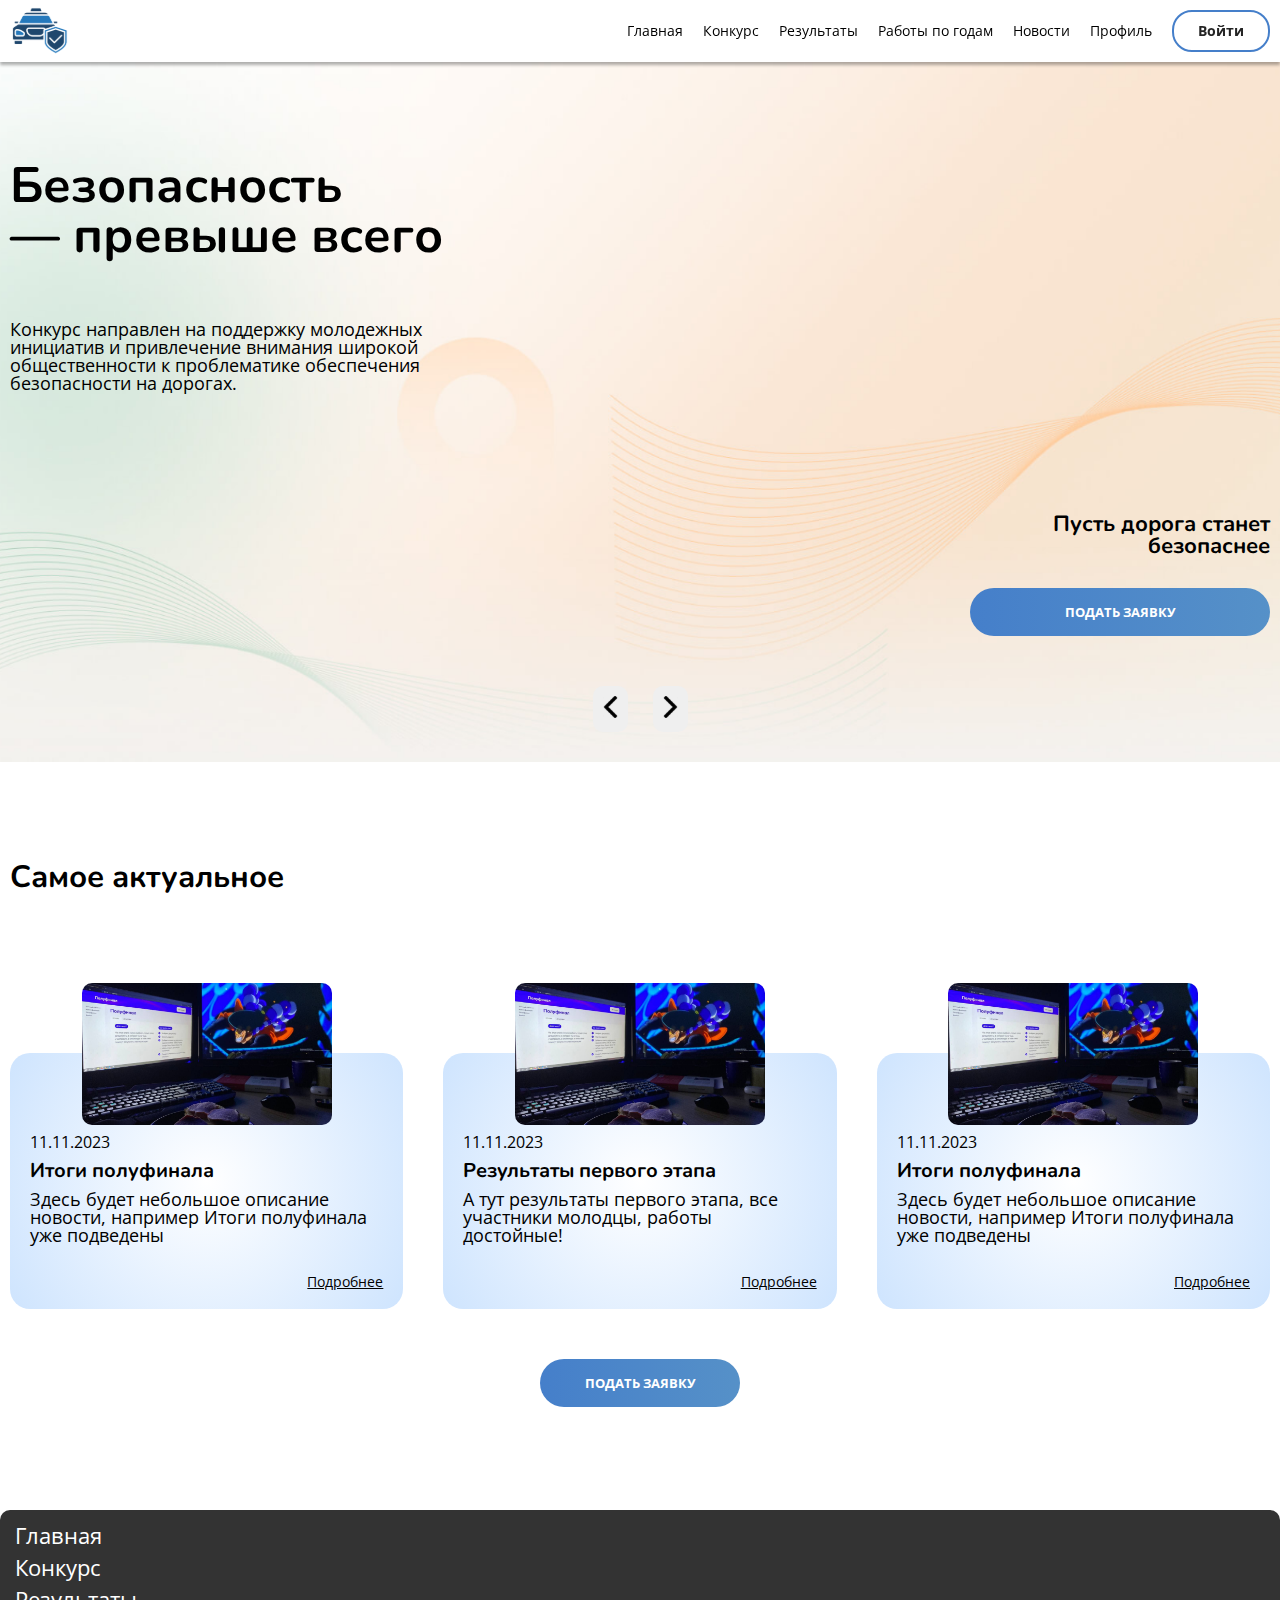
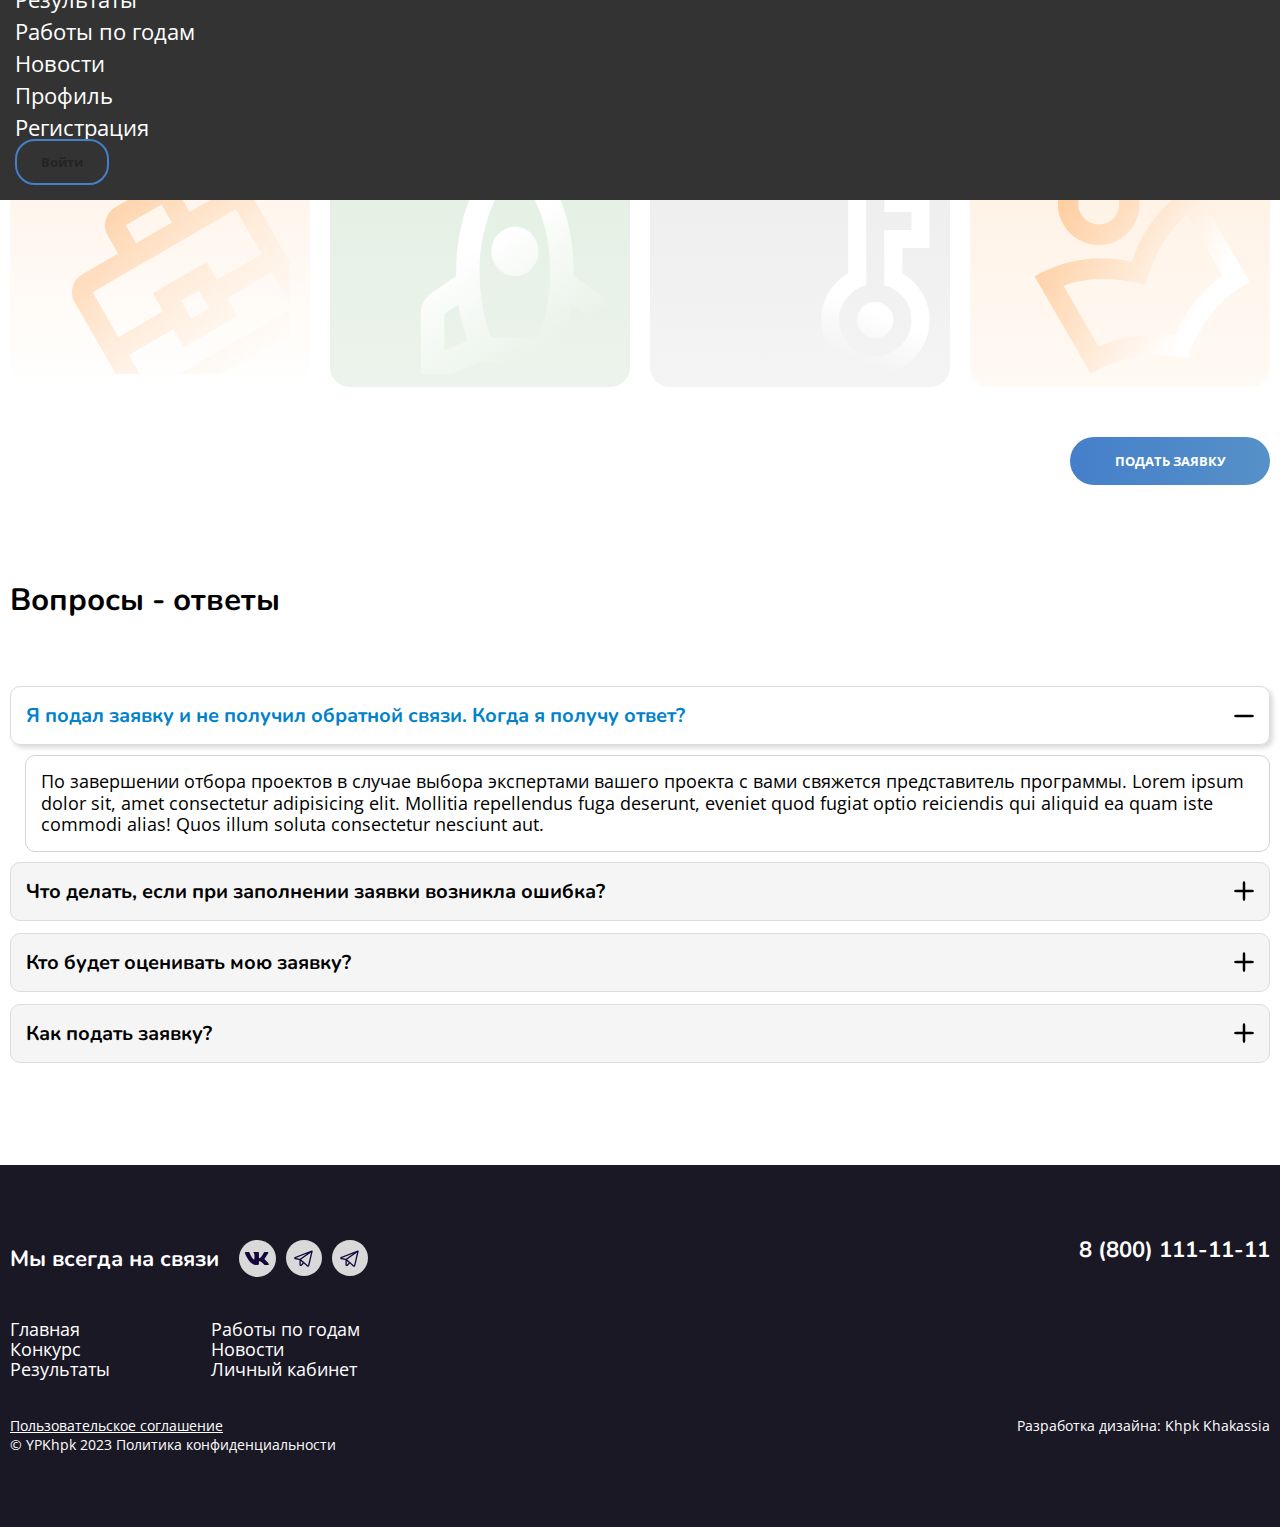
<file: index.html>
<!DOCTYPE html>
<html lang="ru">
  <head>
    <meta charset="UTF-8" />
    <meta name="viewport" content="width=device-width, initial-scale=1.0" />
    <link rel="stylesheet" href="css/style.css" />
    <link rel="stylesheet" href="css/null.css" />
    <title>Document</title>
  </head>
  <body>
    <div class="wrapper">
      <header class="header">
        <div class="__container header_block">
            <a href="index.html" class="logo"><svg xmlns="http://www.w3.org/2000/svg" xmlns:xlink="http://www.w3.org/1999/xlink" width="60" height="60" viewBox="0 0 60 60" fill="none">
              <rect width="60" height="60" fill="url(#pattern0_3_5)"/>
              <defs>
              <pattern id="pattern0_3_5" patternContentUnits="objectBoundingBox" width="1" height="1">
              <use xlink:href="#image0_3_5" transform="scale(0.00195312)"/>
              </pattern>
                <image id="image0_3_5" width="512" height="512" xlink:href="[data-uri]"/>
              </defs>
              </svg></a>
          <div class="menu">
            <nav class="menu">
              <a href="index.html">Главная</a>
              <a href="concurs.html">Конкурс</a>
              <a href="results.html">Результаты</a>
              <a href="workYears.html">Работы по годам</a>
              <a href="news.html">Новости</a>
              <a href="profile.html">Профиль</a>
            </nav>
            <a href="auth.html" class="btn btn_white">Войти</a>
          </div>

          <!-- бургер -->
          <div class="burger_block">
            <svg onclick="toggleMenu()" class="ham hamRotate ham8 header_top_burger" viewBox="0 0 100 100" width="50">
              <path class="line top"
                d="m 30,33 h 40 c 3.722839,0 7.5,3.126468 7.5,8.578427 0,5.451959 -2.727029,8.421573 -7.5,8.421573 h -20" />
              <path class="line middle" d="m 30,50 h 40" />
              <path class="line bottom"
                d="m 70,67 h -40 c 0,0 -7.5,-0.802118 -7.5,-8.365747 0,-7.563629 7.5,-8.634253 7.5,-8.634253 h 20" />
            </svg>
          </div>
          <div id="header_top_burger_menu" class="header_top_burger_menu">
            <div class="burger_menu">
              <nav class="header_bottom_menu">
                <a href="auth.html">Главная</a>
                <a href="concurs.html">Конкурс</a>
                <a href="results.html">Результаты</a>
                <a href="workYears.html">Работы по годам</a>
                <a href="news.html">Новости</a>
                <a href="profile.html">Профиль</a>
                <a href="register.html">Регистрация</a>
              </nav>
              <button class="btn btn_white">Войти</button>
            </div>
          </div>
          </div>
      </header>

      <main>
        <section class="slider_section">
          <div class="__container slider_section_block">
            <div class="slider_section__title">
              <h1>Безопасность <br> — превыше всего</h1>
            </div>
            <div class="slider_section__text">
              <p>Конкурс направлен на поддержку молодежных инициатив и привлечение внимания широкой общественности к проблематике обеспечения безопасности на дорогах.</p>
            </div>
            <div class="slider_section__btn">
              <div class="slider_section__btn_block">
                <div class="slider_section__btn_block_title">
                  <h3 class="titile_left">Пусть дорога станет безопаснее</h3>
                </div>
                <button class="btn btn_green">Подать заявку</button>
              </div>
            </div>
            <div class="slider_section__navigation">
              <button onclick="prev()">
                <svg class="right_navig" xmlns="http://www.w3.org/2000/svg" xmlns:xlink="http://www.w3.org/1999/xlink" width="15" height="22" viewBox="0 0 15 22" fill="none">
                  <rect width="14.9031" height="21.9998" fill="url(#pattern0_17_48)"/>
                  <defs>
                  <pattern id="pattern0_17_48" patternContentUnits="objectBoundingBox" width="1" height="1">
                  <use xlink:href="#image0_17_48" transform="matrix(0.0115327 0 0 0.0078125 -0.238095 0)"/>
                  </pattern>
                  <image id="image0_17_48" width="128" height="128" xlink:href="[data-uri]"/>
                  </defs>
                  </svg>
              </button>

              <button onclick="next()">
                <svg xmlns="http://www.w3.org/2000/svg" xmlns:xlink="http://www.w3.org/1999/xlink" width="15" height="22" viewBox="0 0 15 22" fill="none">
                  <rect width="14.9031" height="21.9998" fill="url(#pattern0_17_48)"/>
                  <defs>
                  <pattern id="pattern0_17_48" patternContentUnits="objectBoundingBox" width="1" height="1">
                  <use xlink:href="#image0_17_48" transform="matrix(0.0115327 0 0 0.0078125 -0.238095 0)"/>
                  </pattern>
                  <image id="image0_17_48" width="128" height="128" xlink:href="[data-uri]"/>
                  </defs>
                  </svg>
              </button>
            </div>
          </div>
        </section>

        <div class="main_blocks">
          <section>
            <div class="__container">
              <h2 class="title_section">Самое актуальное</h2>
              <div class="actual_blocks">
                <div class="actual_block">
                  <div class="actual_block__img">
                    <img src="img/Rectangle 9.png" class="img" alt="img">
                  </div>
                  <p class="p_16">11.11.2023</p>
                  <h4>Итоги полуфинала</h4>
                  <p>Здесь будет небольшое описание новости, например Итоги полуфинала уже подведены </p>
                  
                  <div class="actual_block__link">
                    <a href="new_block.html">Подробнее</a>
                  </div>
                </div>
                <div class="actual_block">
                  <div class="actual_block__img">
                    <img src="img/Rectangle 9.png" class="img" alt="img">
                  </div>
                  <p class="p_16">11.11.2023</p>
                  <h4>Результаты первого этапа</h4>
                  <p>А тут результаты первого этапа, все участники молодцы, работы достойные!</p>
                  
                  <div class="actual_block__link">
                    <a href="new_block.html">Подробнее</a>
                  </div>
                </div>
                <div class="actual_block">
                  <div class="actual_block__img">
                    <img src="img/Rectangle 9.png" class="img" alt="img">
                  </div>
                  <p class="p_16">11.11.2023</p>
                  <h4>Итоги полуфинала</h4>
                  <p>Здесь будет небольшое описание новости, например Итоги полуфинала уже подведены </p>
                  
                  <div class="actual_block__link">
                    <a href="new_block.html">Подробнее</a>
                  </div>
                </div>
              </div>
              <div class="actual_block_btn">
                <button class="btn btn_green">Подать заявку</button>
              </div>
            </div>
          </section>
  
          <section>
            <div class="__container">
              <h2 class="title_section">Направления конкурса</h2>
  
              <div class="concurs_blocks">
                <div class="concurs_block concurs_block__one">
                  <div class="concurs_block__one__title">
                    <p><b>№ 1</b> <br>Разработка макета наклеек для проведения уличных пропагандистских акций.</p>
                  </div>
                  <div class="concurs_block__img">
                    <svg xmlns="http://www.w3.org/2000/svg" width="218" height="191" viewBox="0 0 218 191" fill="none">
                      <path d="M87.7807 226.014C82.8631 228.867 77.6422 229.549 72.1184 228.062C66.5947 226.575 62.4132 223.362 59.5741 218.421L2.79079 119.621C-0.0483728 114.681 -0.727915 109.437 0.752166 103.887C2.23224 98.3384 5.43107 94.1384 10.3486 91.2858L46.1128 70.5432L35.7886 52.5795C32.9494 47.6395 32.2699 42.395 33.7499 36.846C35.23 31.297 38.4289 27.0965 43.3464 24.2444L79.1106 3.50163C84.0285 0.649503 89.2492 -0.0331407 94.7723 1.4537C100.296 2.94054 104.478 6.15398 107.317 11.094L117.641 29.0578L153.406 8.31503C158.323 5.4629 163.543 4.78026 169.067 6.2671C174.591 7.75394 178.773 10.9674 181.611 15.9074L238.395 114.708C241.234 119.648 241.914 124.892 240.434 130.441C238.954 135.991 235.755 140.191 230.837 143.043L87.7807 226.014ZM63.9949 60.1719L99.7593 39.4292L89.435 21.4654L53.6707 42.2081L63.9949 60.1719ZM199.865 89.1518L155.159 115.08L165.483 133.044L111.837 164.158L101.513 146.194L56.8077 172.123L77.4562 208.05L220.513 125.079L199.865 89.1518ZM119.395 135.823L137.277 125.452L126.952 107.488L109.071 117.859L119.395 135.823ZM46.4835 154.159L91.1885 128.23L80.8644 110.267L134.511 79.1529L144.835 97.117L189.54 71.1882L163.73 26.2788L20.6728 109.25L46.4835 154.159Z" fill="url(#paint0_linear_22_156)"/>
                      <defs>
                      <linearGradient id="paint0_linear_22_156" x1="-2.21061" y1="12.7305" x2="211.41" y2="232.978" gradientUnits="userSpaceOnUse">
                      <stop offset="0.0674487" stop-color="#FFCEA1"/>
                      <stop offset="1" stop-color="white" stop-opacity="0"/>
                      </linearGradient>
                      </defs>
                      </svg>
                  </div>
                </div>
                <div class="concurs_block concurs_block__two">
                  <div class="concurs_block__one__title">
                    <p><b>№ 2</b> <br>Разработка макета логотипа Госавтоинспекции МВД по Республике Хакасия.</p>
                  </div>
                  <div class="concurs_block__img">
                    <svg xmlns="http://www.w3.org/2000/svg" width="190" height="248" viewBox="0 0 190 248" fill="none">
                      <g clip-path="url(#clip0_22_153)">
                      <path d="M24.2734 224.755L47.5344 214.875C45.5715 208.905 43.7557 202.833 42.0873 196.657C40.4187 190.482 39.0937 184.307 38.1122 178.131L24.2734 188.012V224.755ZM71.3843 211.787H118.495C122.028 203.553 124.875 193.518 127.034 181.682C129.193 169.847 130.273 157.753 130.273 145.402C130.273 125.024 127.034 105.726 120.557 87.5089C114.079 69.2918 105.54 55.2429 94.9397 45.3624C84.3398 55.2429 75.8009 69.2918 69.3232 87.5089C62.8454 105.726 59.6066 125.024 59.6066 145.402C59.6066 157.753 60.6863 169.847 62.8454 181.682C65.0047 193.518 67.851 203.553 71.3843 211.787ZM94.9397 150.034C88.462 150.034 82.9167 147.615 78.3037 142.778C73.6908 137.941 71.3843 132.126 71.3843 125.333C71.3843 118.54 73.6908 112.725 78.3037 107.887C82.9167 103.05 88.462 100.631 94.9397 100.631C101.417 100.631 106.962 103.05 111.576 107.887C116.189 112.725 118.495 118.54 118.495 125.333C118.495 132.126 116.189 137.941 111.576 142.778C106.962 147.615 101.417 150.034 94.9397 150.034ZM165.606 224.755V188.012L151.768 178.131C150.786 184.307 149.461 190.482 147.792 196.657C146.124 202.833 144.308 208.905 142.346 214.875L165.606 224.755ZM94.9397 13.8684C114.373 28.6891 129.046 47.5238 138.959 70.3724C148.872 93.221 153.828 119.775 153.828 150.034L178.562 167.325C181.899 169.589 184.499 172.574 186.364 176.279C188.23 179.984 189.161 183.895 189.161 188.012V261.19L130.568 236.488H59.3121L0.717972 261.19V188.012C0.717972 183.895 1.65038 179.984 3.51518 176.279C5.37999 172.574 7.98091 169.589 11.3179 167.325L36.0511 150.034C36.0511 119.775 41.0076 93.221 50.9206 70.3724C60.8334 47.5238 75.5065 28.6891 94.9397 13.8684Z" fill="url(#paint0_linear_22_153)"/>
                      </g>
                      <defs>
                      <linearGradient id="paint0_linear_22_153" x1="5.76903" y1="-148.975" x2="228.394" y2="207.263" gradientUnits="userSpaceOnUse">
                      <stop offset="0.609375" stop-color="white"/>
                      <stop offset="0.899557" stop-color="white" stop-opacity="0"/>
                      </linearGradient>
                      <clipPath id="clip0_22_153">
                      <rect width="188.444" height="248" fill="white" transform="translate(0.717972)"/>
                      </clipPath>
                      </defs>
                      </svg>
                  </div>
                </div>
                <div class="concurs_block concurs_block__three">
                  <div class="concurs_block__one__title">
                    <div class="concurs_block__one__title">
                      <p><b>№ 3</b> <br>Разработка макета логотипа проекта студенческих инициатив «За безопасность дорожного движения и сохранения жизни в Республике Хакасия».</p>
                    </div>
                  </div>
                  <div class="concurs_block__img">
                    <svg xmlns="http://www.w3.org/2000/svg" width="109" height="198" viewBox="0 0 109 198" fill="none">
                      <g clip-path="url(#clip0_22_169)">
                      <path d="M108.494 144C108.494 159 103.22 171.75 92.6715 182.25C82.1239 192.75 69.3154 198 54.2468 198C39.1783 198 26.37 192.75 15.822 182.25C5.274 171.75 6.5867e-07 159 0 144C-4.34719e-07 134.1 2.48632 125.025 7.45894 116.775C12.4316 108.525 18.9864 102 27.1234 97.1998V2.36042e-06L81.3705 0V18H108.494V72H81.3705V97.1998C89.5073 102 96.0624 108.525 101.035 116.775C106.008 125.025 108.494 134.1 108.494 144ZM90.4111 144C90.4111 134.1 87.3599 126.15 81.2575 120.15C75.1545 114.15 69.1647 110.55 63.2879 109.35V54H90.4111V36H63.2879V18H45.2057V109.35C39.3289 110.55 33.3392 114.15 27.2364 120.15C21.1337 126.15 18.0823 134.1 18.0823 144C18.0823 153.9 21.6234 162.375 28.7056 169.425C35.7879 176.475 44.3016 180 54.2468 180C64.1921 180 72.7059 176.475 79.788 169.425C86.8706 162.375 90.4111 153.9 90.4111 144ZM72.3291 144C72.3291 139.05 70.5586 134.813 67.0175 131.287C63.4763 127.762 59.2195 126 54.2468 126C49.2742 126 45.0173 127.762 41.4762 131.287C37.9351 134.813 36.1645 139.05 36.1645 144C36.1645 148.95 37.9351 153.188 41.4762 156.712C45.0173 160.237 49.2742 162 54.2468 162C59.2195 162 63.4763 160.237 67.0175 156.712C70.5586 153.188 72.3291 148.95 72.3291 144Z" fill="url(#paint0_linear_22_169)"/>
                      </g>
                      <defs>
                      <linearGradient id="paint0_linear_22_169" x1="35.0073" y1="-7.76518e-06" x2="-37.6635" y2="176.373" gradientUnits="userSpaceOnUse">
                      <stop offset="0.625" stop-color="white"/>
                      <stop offset="0.899557" stop-color="white" stop-opacity="0"/>
                      </linearGradient>
                      <clipPath id="clip0_22_169">
                      <rect width="109" height="198" fill="white"/>
                      </clipPath>
                      </defs>
                      </svg>
                  </div>
                </div>
                <div class="concurs_block concurs_block__four">
                  <div class="concurs_block__one__title">
                    <p><b>№ 4</b> <br>Разработка макета баннера социальной рекламы.</p>
                  </div>
                  <div class="concurs_block__img">
                    <svg xmlns="http://www.w3.org/2000/svg" width="216" height="211" viewBox="0 0 216 211" fill="none">
                      <g clip-path="url(#clip0_22_162)">
                      <path d="M153.892 195.516C137.53 191.632 120.983 190.989 104.249 193.59C87.5159 196.191 71.6492 201.819 56.6491 210.475L0.611328 113.465C15.4645 104.894 31.2789 99.3451 48.0546 96.818C64.8303 94.2909 81.5151 95.0005 98.1088 98.9476C102.986 82.6109 110.713 67.8138 121.291 54.5567C131.868 41.2997 144.584 30.3857 159.437 21.8146L215.475 118.825C200.327 127.565 187.481 138.506 176.934 151.647C166.388 164.789 158.707 179.412 153.892 195.516ZM140.647 172.587C145.921 160.332 152.591 149.135 160.654 138.994C168.718 128.853 177.883 119.939 188.148 112.252L152.997 51.4C143.365 59.5057 135.043 69.4529 128.029 81.2415C121.015 93.0298 115.456 106.575 111.354 121.877C96.045 117.777 81.529 115.815 67.8074 115.992C54.0858 116.169 41.3054 118.399 29.4662 122.684L64.6171 183.536C76.4109 178.494 88.7173 175.018 101.535 173.109C114.354 171.199 127.391 171.025 140.647 172.587ZM85.1187 76.4589C75.4125 82.0602 65.1084 83.4004 54.2059 80.4806C43.3034 77.5608 35.0504 71.2504 29.4466 61.5495C23.8428 51.8484 22.5016 41.5496 25.4229 30.6528C28.3442 19.756 34.6578 11.5072 44.3639 5.90633C54.0699 0.305459 64.3741 -1.03508 75.2765 1.8847C86.1791 4.80448 94.4319 11.1149 100.036 20.8159C105.639 30.5168 106.981 40.8158 104.06 51.7125C101.139 62.6093 94.8248 70.8581 85.1187 76.4589ZM74.9299 58.8208C79.7829 56.0204 82.9399 51.8959 84.4006 46.4476C85.8612 40.9992 85.1904 35.8498 82.3881 30.9993C79.5866 26.1487 75.4601 22.9936 70.0089 21.5337C64.5577 20.0738 59.4056 20.744 54.5526 23.5445C49.6995 26.3449 46.5427 30.4693 45.0821 35.9177C43.6214 41.3661 44.292 46.5155 47.0939 51.3661C49.8958 56.2165 54.0223 59.3718 59.4735 60.8317C64.9248 62.2916 70.0769 61.6212 74.9299 58.8208Z" fill="url(#paint0_linear_22_162)"/>
                      </g>
                      <defs>
                      <linearGradient id="paint0_linear_22_162" x1="-102.908" y1="-75.5698" x2="226.051" y2="117.305" gradientUnits="userSpaceOnUse">
                      <stop offset="0.447028" stop-color="#FFCEA1"/>
                      <stop offset="0.899557" stop-color="white"/>
                      </linearGradient>
                      <clipPath id="clip0_22_162">
                      <rect width="216" height="211" fill="white"/>
                      </clipPath>
                      </defs>
                      </svg>
                  </div>
                </div>
              </div>
              <div class="actual_block_btn position_right_btn">
                <button class="btn btn_green">Подать заявку</button>
              </div>
            </div>
          </section>
  
          <section>
            <div class="__container">
              <h2 class="title_section">Вопросы - ответы</h2>
  
              <div class="accordion_section">
                <div class="accordion">
                    <div class="accordion_item active">
                        <button class="btn_blue accordion_btn accordion_btn__active" data-title="Раздел 1">
                            <div class="accordion_item__title">
                                <h4>Я подал заявку и не получил обратной связи. Когда я получу ответ?</h4>
                            </div>
                            <svg xmlns="http://www.w3.org/2000/svg" class="plus" width="100" height="100" viewBox="0 0 160 160">
                                <rect class="vertical-line" x="70" width="20" height="160" rx="20"/>
                                <rect class="horizontal-line" y="70" width="160" height="20" rx="20"/>
                            </svg>                                
                        </button>
                        <div class="accordion_content accordion_content__active">
                          <div class="accordion_content__text">
                            <p>По завершении отбора проектов в случае выбора экспертами вашего проекта с вами свяжется представитель программы. Lorem ipsum dolor sit, amet consectetur adipisicing elit. Mollitia repellendus fuga deserunt, eveniet quod fugiat optio reiciendis qui aliquid ea quam iste commodi alias! Quos illum soluta consectetur nesciunt aut.</p>
                          </div>
                        </div>
                    </div>
                    <div class="accordion_item">
                        <button class="btn_blue accordion_btn" data-title="Раздел 2">
                            <div class="accordion_item__title">
                                <h4 class="light">Что делать, если при заполнении заявки возникла ошибка?</h4>
                            </div>
                            <svg xmlns="http://www.w3.org/2000/svg" class="plus" width="100" height="100" viewBox="0 0 160 160">
                                <rect class="vertical-line" x="70" width="20" height="160" rx="20"/>
                                <rect class="horizontal-line" y="70" width="160" height="20" rx="20"/>
                            </svg>                                
                        </button>
                        <div class="accordion_content">
                          <div class="accordion_content__text">
                            <p>По завершении отбора проектов в случае выбора экспертами вашего проекта с вами свяжется представитель программы. Lorem ipsum dolor sit, amet consectetur adipisicing elit. Mollitia repellendus fuga deserunt, eveniet quod fugiat optio reiciendis qui aliquid ea quam iste commodi alias! Quos illum soluta consectetur nesciunt aut.</p>
                          </div>
                        </div>
                    </div>
                    <div class="accordion_item">
                        <button class="btn_blue accordion_btn" data-title="Раздел 2">
                            <div class="accordion_item__title">
                                <h4 class="light">Кто будет оценивать мою заявку?</h4>
                            </div>
                            <svg xmlns="http://www.w3.org/2000/svg" class="plus" width="100" height="100" viewBox="0 0 160 160">
                                <rect class="vertical-line" x="70" width="20" height="160" rx="20"/>
                                <rect class="horizontal-line" y="70" width="160" height="20" rx="20"/>
                            </svg>                                
                        </button>
                        <div class="accordion_content">
                          <div class="accordion_content__text">
                            <p>По завершении отбора проектов в случае выбора экспертами вашего проекта с вами свяжется представитель программы. Lorem ipsum dolor sit, amet consectetur adipisicing elit. Mollitia repellendus fuga deserunt, eveniet quod fugiat optio reiciendis qui aliquid ea quam iste commodi alias! Quos illum soluta consectetur nesciunt aut.</p>
                          </div>
                        </div>
                    </div>
                    <div class="accordion_item">
                        <button class="btn_blue accordion_btn" data-title="Раздел 2">
                            <div class="accordion_item__title">
                                <h4 class="light">Как подать заявку?  </h4>
                            </div>
                            <svg xmlns="http://www.w3.org/2000/svg" class="plus" width="100" height="100" viewBox="0 0 160 160">
                                <rect class="vertical-line" x="70" width="20" height="160" rx="20"/>
                                <rect class="horizontal-line" y="70" width="160" height="20" rx="20"/>
                            </svg>                                
                        </button>
                        <div class="accordion_content">
                          <div class="accordion_content__text">
                            <p>По завершении отбора проектов в случае выбора экспертами вашего проекта с вами свяжется представитель программы. Lorem ipsum dolor sit, amet consectetur adipisicing elit. Mollitia repellendus fuga deserunt, eveniet quod fugiat optio reiciendis qui aliquid ea quam iste commodi alias! Quos illum soluta consectetur nesciunt aut.</p>
                          </div>
                        </div>
                    </div>
                </div>
            </div>
            </div>
          </section>
        </div>

        <div class="popup" id="popup">
          <div class="popup-content">
              <span class="close-btn" id="closeBtn">&times;</span>
              <div class="popup-img-container">
                  <img src="img/pngwing.com.png" class="popup-img" alt="img">
              </div>
              <div class="popup-text">
                  <p>Не упустите возможность внести свой вклад в <span class="blue_text">повышение безопасности на дорогах</span> и получить ценные призы! Ваши идеи и предложения могут <span class="blue_text">сделать дороги безопаснее для всех.</span></p>
              </div>
              <div class="flipping-text">
                <h4>Присоединяйтесь к нашему проекту и получите бонусы!</h4>
              </div>
          </div>
      </div>
      </main>

      <footer class="footer">
        <div class="__container">
          <div class="footer_blocks">
              <div class="footer_block_line">
                <div class="footer_block_top_left">
                  <h3>Мы всегда на связи</h3>
                  <div class="footer_block_top_left__imgs">
                    <button>
                      <svg xmlns="http://www.w3.org/2000/svg" width="37" height="37" viewBox="0 0 37 37" fill="none">
                        <g clip-path="url(#clip0_29_26)">
                        <path d="M18.5 37C28.7173 37 37 28.7173 37 18.5C37 8.28273 28.7173 0 18.5 0C8.28273 0 0 8.28273 0 18.5C0 28.7173 8.28273 37 18.5 37Z" fill="#D9D9D9"/>
                        <path fill-rule="evenodd" clip-rule="evenodd" d="M29.2768 12.8508C29.4538 12.3362 29.2768 11.962 28.4935 11.962H25.8891C25.2321 11.962 24.9288 12.2896 24.7517 12.64C24.7517 12.64 23.4119 15.633 21.541 17.5733C20.9344 18.1345 20.6564 18.3216 20.3277 18.3216C20.1506 18.3216 19.9228 18.1345 19.9228 17.6204V12.8266C19.9228 12.2188 19.7209 11.9382 19.1644 11.9382H15.0686C14.6637 11.9382 14.4111 12.2188 14.4111 12.4994C14.4111 13.0839 15.3465 13.2244 15.4475 14.861V18.4169C15.4475 19.1884 15.2983 19.3295 14.9671 19.3295C14.0824 19.3295 11.9335 16.3132 10.6445 12.8764C10.3938 12.1956 10.1392 11.9382 9.48175 11.9382H6.85246C6.09406 11.9382 5.96774 12.2654 5.96774 12.6163C5.96774 13.2477 6.85246 16.4273 10.0885 20.6357C12.2373 23.51 15.2963 25.0549 18.0519 25.0549C19.7209 25.0549 19.9228 24.7041 19.9228 24.1196V21.9452C19.9228 21.2439 20.0745 21.1271 20.6057 21.1271C20.9846 21.1271 21.6674 21.3137 23.2096 22.6934C24.9791 24.3299 25.2823 25.0781 26.2686 25.0781H28.8724C29.6309 25.0781 29.9849 24.7273 29.7825 24.0493C29.5552 23.3714 28.6954 22.3895 27.5829 21.2206C26.9762 20.5664 26.0661 19.8414 25.7882 19.4905C25.4092 19.0229 25.5102 18.8359 25.7882 18.4151C25.7627 18.4151 28.9486 14.2532 29.2768 12.8489" fill="#14063B"/>
                        </g>
                        <defs>
                        <clipPath id="clip0_29_26">
                        <rect width="37" height="37" fill="white"/>
                        </clipPath>
                        </defs>
                      </svg>
                    </button>
                    <button>
                      <svg xmlns="http://www.w3.org/2000/svg" width="36" height="36" viewBox="0 0 36 36" fill="none">
                        <g clip-path="url(#clip0_29_29)">
                        <path d="M18 36C27.9411 36 36 27.9411 36 18C36 8.05887 27.9411 0 18 0C8.05887 0 0 8.05887 0 18C0 27.9411 8.05887 36 18 36Z" fill="#D9D9D9"/>
                        <path d="M26.4513 10.6295C26.3485 10.5425 26.2233 10.4847 26.0894 10.4622C25.9557 10.4397 25.818 10.4534 25.6915 10.5019L8.88108 16.9491C8.64285 17.0399 8.44114 17.2041 8.30635 17.417C8.17156 17.6298 8.11098 17.8797 8.13371 18.1293C8.15645 18.3789 8.26128 18.6144 8.43242 18.8004C8.60357 18.9864 8.83176 19.113 9.08265 19.161L13.4383 19.9991V24.7588C13.4374 25.018 13.516 25.2715 13.664 25.4864C13.8118 25.7014 14.0222 25.8679 14.2677 25.9643C14.513 26.0624 14.7826 26.086 15.0416 26.0319C15.3007 25.9778 15.5371 25.8486 15.7202 25.6611L17.8205 23.5264L21.1526 26.3846C21.3929 26.5935 21.703 26.7091 22.0243 26.7097C22.1651 26.7096 22.305 26.6879 22.439 26.6455C22.6579 26.5775 22.8549 26.4544 23.0102 26.2884C23.1655 26.1226 23.2738 25.9197 23.3242 25.7001L26.691 11.3457C26.7212 11.2163 26.7147 11.0812 26.6725 10.955C26.6302 10.8289 26.5538 10.7164 26.4513 10.6295ZM21.3798 13.556L13.9484 18.7716L9.83417 17.9807L21.3798 13.556ZM14.7655 24.7588V20.8991L16.8218 22.6663L14.7655 24.7588ZM22.026 25.4091L15.1677 19.5154L25.0387 12.5822L22.026 25.4091Z" fill="#14063B"/>
                        </g>
                        <defs>
                        <clipPath id="clip0_29_29">
                        <rect width="36" height="36" fill="white"/>
                        </clipPath>
                        </defs>
                    </svg>
                    </button>
                    <button>
                      <svg xmlns="http://www.w3.org/2000/svg" width="36" height="36" viewBox="0 0 36 36" fill="none">
                        <g clip-path="url(#clip0_29_29)">
                        <path d="M18 36C27.9411 36 36 27.9411 36 18C36 8.05887 27.9411 0 18 0C8.05887 0 0 8.05887 0 18C0 27.9411 8.05887 36 18 36Z" fill="#D9D9D9"/>
                        <path d="M26.4513 10.6295C26.3485 10.5425 26.2233 10.4847 26.0894 10.4622C25.9557 10.4397 25.818 10.4534 25.6915 10.5019L8.88108 16.9491C8.64285 17.0399 8.44114 17.2041 8.30635 17.417C8.17156 17.6298 8.11098 17.8797 8.13371 18.1293C8.15645 18.3789 8.26128 18.6144 8.43242 18.8004C8.60357 18.9864 8.83176 19.113 9.08265 19.161L13.4383 19.9991V24.7588C13.4374 25.018 13.516 25.2715 13.664 25.4864C13.8118 25.7014 14.0222 25.8679 14.2677 25.9643C14.513 26.0624 14.7826 26.086 15.0416 26.0319C15.3007 25.9778 15.5371 25.8486 15.7202 25.6611L17.8205 23.5264L21.1526 26.3846C21.3929 26.5935 21.703 26.7091 22.0243 26.7097C22.1651 26.7096 22.305 26.6879 22.439 26.6455C22.6579 26.5775 22.8549 26.4544 23.0102 26.2884C23.1655 26.1226 23.2738 25.9197 23.3242 25.7001L26.691 11.3457C26.7212 11.2163 26.7147 11.0812 26.6725 10.955C26.6302 10.8289 26.5538 10.7164 26.4513 10.6295ZM21.3798 13.556L13.9484 18.7716L9.83417 17.9807L21.3798 13.556ZM14.7655 24.7588V20.8991L16.8218 22.6663L14.7655 24.7588ZM22.026 25.4091L15.1677 19.5154L25.0387 12.5822L22.026 25.4091Z" fill="#14063B"/>
                        </g>
                        <defs>
                        <clipPath id="clip0_29_29">
                        <rect width="36" height="36" fill="white"/>
                        </clipPath>
                        </defs>
                    </svg>
                    </button>
                  </div>
                </div>
                <div>
                  <h3>8 (800) 111-11-11</h3>
                </div>
              </div>
              <nav class="footer_block_medium">
                  <div class="footer_block_medium__column">
                    <a href="index.html">Главная</a>
                    <a href="concurs.html">Конкурс</a>
                    <a href="results.html">Результаты</a>
                  </div>
                  <div class="footer_block_medium__column">
                    <a href="workYears.html">Работы по годам</a>
                    <a href="news.html">Новости</a>
                    <a href="profile.html">Личный кабинет</a>
                  </div>
              </nav>
              <div class="footer_block_line">
                  <div class="footer_block_gap_5">
                    <a href="" class="little underline">Пользовательское соглашение</a>
                    <p class="little">© YPKhpk 2023 Политика конфиденциальности</p>
                  </div>
                  <div>
                    <p class="little">Разработка дизайна: <a href="">Khpk Khakassia</a></p>
                  </div>
              </div>
          </div>
        </div>
      </footer>
    </div>

    <script src="js/slider.js"></script>
    <script src="js/burger.js"></script>
    <script src="js/accordion.js"></script>
    <script src="js/pop_up.js"></script>
  </body>
</html>
</file>
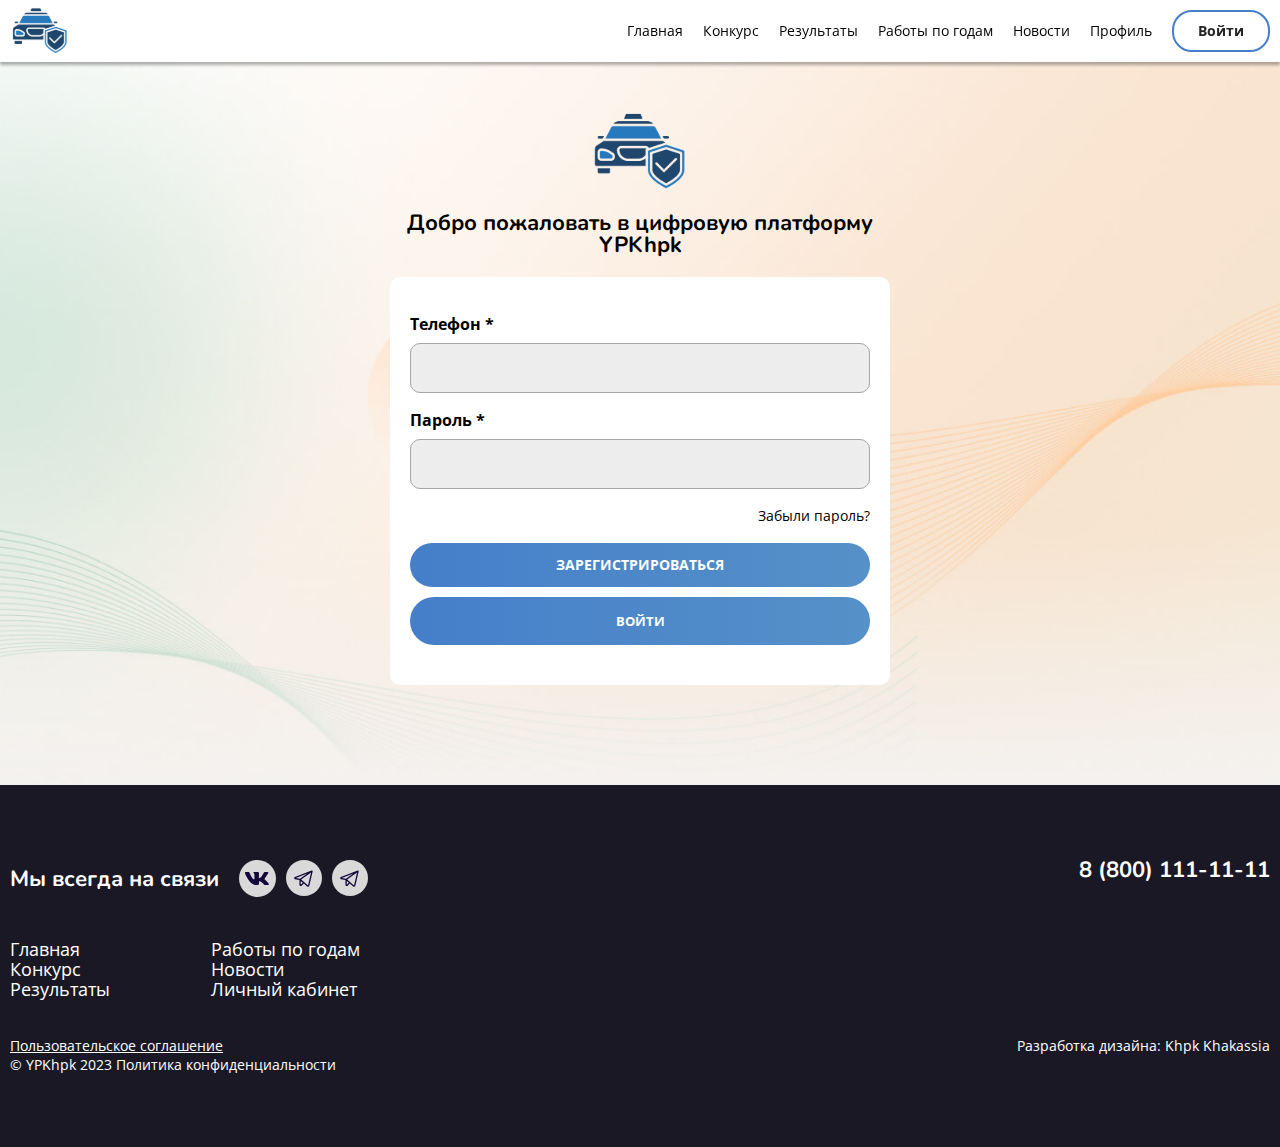
<file: auth.html>
<!DOCTYPE html>
<html lang="ru">
  <head>
    <meta charset="UTF-8" />
    <meta name="viewport" content="width=device-width, initial-scale=1.0" />
    <link rel="stylesheet" href="css/style.css" />
    <link rel="stylesheet" href="css/form.css">
    <link rel="stylesheet" href="css/null.css" />
    <title>Авторизация</title>
  </head>
  <body>
    <div class="wrapper">
      <header class="header">
        <div class="__container header_block">
            <a href="index.html" class="logo"><svg xmlns="http://www.w3.org/2000/svg" xmlns:xlink="http://www.w3.org/1999/xlink" width="60" height="60" viewBox="0 0 60 60" fill="none">
              <rect width="60" height="60" fill="url(#pattern0_3_5)"/>
              <defs>
              <pattern id="pattern0_3_5" patternContentUnits="objectBoundingBox" width="1" height="1">
              <use xlink:href="#image0_3_5" transform="scale(0.00195312)"/>
              </pattern>
                <image id="image0_3_5" width="512" height="512" xlink:href="[data-uri]"/>
              </defs>
              </svg></a>
          <div class="menu">
            <nav class="menu">
              <a href="auth.html">Главная</a>
              <a href="concurs.html">Конкурс</a>
              <a href="results.html">Результаты</a>
              <a href="workYears.html">Работы по годам</a>
              <a href="news.html">Новости</a>
              <a href="profile.html">Профиль</a>
            </nav>
            <a href="auth.html" class="btn btn_white">Войти</a>
          </div>

          <!-- бургер -->
          <div class="burger_block">
            <svg onclick="toggleMenu()" class="ham hamRotate ham8 header_top_burger" viewBox="0 0 100 100" width="50">
              <path class="line top"
                d="m 30,33 h 40 c 3.722839,0 7.5,3.126468 7.5,8.578427 0,5.451959 -2.727029,8.421573 -7.5,8.421573 h -20" />
              <path class="line middle" d="m 30,50 h 40" />
              <path class="line bottom"
                d="m 70,67 h -40 c 0,0 -7.5,-0.802118 -7.5,-8.365747 0,-7.563629 7.5,-8.634253 7.5,-8.634253 h 20" />
            </svg>
          </div>
          <div id="header_top_burger_menu" class="header_top_burger_menu">
            <div class="burger_menu">
              <nav class="header_bottom_menu">
                <a href="auth.html">Главная</a>
                <a href="concurs.html">Конкурс</a>
                <a href="results.html">Результаты</a>
                <a href="workYears.html">Работы по годам</a>
                <a href="news.html">Новости</a>
                <a href="profile.html">Профиль</a>
                <a href="register.html">Регистрация</a>
              </nav>
              <button class="btn btn_white">Войти</button>
            </div>
          </div>
          </div>
      </header>

      <main class="form_form">
        <section>
          <div class="__container">
            <div class="auth_block">
              <div class="auth_section">
                <div class="auth_block__logo">
                  <a href="index.html" class="logo"><svg xmlns="http://www.w3.org/2000/svg" xmlns:xlink="http://www.w3.org/1999/xlink" width="60" height="60" viewBox="0 0 60 60" fill="none">
                    <rect width="60" height="60" fill="url(#pattern0_3_5)"/>
                    <defs>
                    <pattern id="pattern0_3_5" patternContentUnits="objectBoundingBox" width="1" height="1">
                    <use xlink:href="#image0_3_5" transform="scale(0.00195312)"/>
                    </pattern>
                      <image id="image0_3_5" width="512" height="512" xlink:href="[data-uri]"/>
                    </defs>
                    </svg></a>
                </div>
                <div class="auth_block__title">
                  <h3>Добро пожаловать в цифровую платформу YPKhpk</h3>
                </div>
                <form action="" class="auth_block__form">
                  <div class="form_pole">
                    <label for="">Телефон *</label>
                    <input type="text" id="phone" pattern="\d*" class="btn_form" required>
                  </div>
                  <div class="form_pole">
                    <label for="">Пароль *</label>
                    <input type="text" id="password" class="btn_form" required>
                  </div>
                  <div class="fogot_block">
                    <a href="" class="little">Забыли пароль?</a>
                  </div>
                  <div class="form_btns_block">
                    <a href="register.html" class="btn btn_green">Зарегистрироваться</a>
                    <button type="submit" onclick="validateForm()" class="btn btn_green">Войти</button>
                  </div>
                </form>
              </div>
            </div>
          </div>
        </section>
      </main>

      <footer class="footer">
        <div class="__container">
          <div class="footer_blocks">
              <div class="footer_block_line">
                <div class="footer_block_top_left">
                  <h3>Мы всегда на связи</h3>
                  <div class="footer_block_top_left__imgs">
                    <button>
                      <svg xmlns="http://www.w3.org/2000/svg" width="37" height="37" viewBox="0 0 37 37" fill="none">
                        <g clip-path="url(#clip0_29_26)">
                        <path d="M18.5 37C28.7173 37 37 28.7173 37 18.5C37 8.28273 28.7173 0 18.5 0C8.28273 0 0 8.28273 0 18.5C0 28.7173 8.28273 37 18.5 37Z" fill="#D9D9D9"/>
                        <path fill-rule="evenodd" clip-rule="evenodd" d="M29.2768 12.8508C29.4538 12.3362 29.2768 11.962 28.4935 11.962H25.8891C25.2321 11.962 24.9288 12.2896 24.7517 12.64C24.7517 12.64 23.4119 15.633 21.541 17.5733C20.9344 18.1345 20.6564 18.3216 20.3277 18.3216C20.1506 18.3216 19.9228 18.1345 19.9228 17.6204V12.8266C19.9228 12.2188 19.7209 11.9382 19.1644 11.9382H15.0686C14.6637 11.9382 14.4111 12.2188 14.4111 12.4994C14.4111 13.0839 15.3465 13.2244 15.4475 14.861V18.4169C15.4475 19.1884 15.2983 19.3295 14.9671 19.3295C14.0824 19.3295 11.9335 16.3132 10.6445 12.8764C10.3938 12.1956 10.1392 11.9382 9.48175 11.9382H6.85246C6.09406 11.9382 5.96774 12.2654 5.96774 12.6163C5.96774 13.2477 6.85246 16.4273 10.0885 20.6357C12.2373 23.51 15.2963 25.0549 18.0519 25.0549C19.7209 25.0549 19.9228 24.7041 19.9228 24.1196V21.9452C19.9228 21.2439 20.0745 21.1271 20.6057 21.1271C20.9846 21.1271 21.6674 21.3137 23.2096 22.6934C24.9791 24.3299 25.2823 25.0781 26.2686 25.0781H28.8724C29.6309 25.0781 29.9849 24.7273 29.7825 24.0493C29.5552 23.3714 28.6954 22.3895 27.5829 21.2206C26.9762 20.5664 26.0661 19.8414 25.7882 19.4905C25.4092 19.0229 25.5102 18.8359 25.7882 18.4151C25.7627 18.4151 28.9486 14.2532 29.2768 12.8489" fill="#14063B"/>
                        </g>
                        <defs>
                        <clipPath id="clip0_29_26">
                        <rect width="37" height="37" fill="white"/>
                        </clipPath>
                        </defs>
                      </svg>
                    </button>
                    <button>
                      <svg xmlns="http://www.w3.org/2000/svg" width="36" height="36" viewBox="0 0 36 36" fill="none">
                        <g clip-path="url(#clip0_29_29)">
                        <path d="M18 36C27.9411 36 36 27.9411 36 18C36 8.05887 27.9411 0 18 0C8.05887 0 0 8.05887 0 18C0 27.9411 8.05887 36 18 36Z" fill="#D9D9D9"/>
                        <path d="M26.4513 10.6295C26.3485 10.5425 26.2233 10.4847 26.0894 10.4622C25.9557 10.4397 25.818 10.4534 25.6915 10.5019L8.88108 16.9491C8.64285 17.0399 8.44114 17.2041 8.30635 17.417C8.17156 17.6298 8.11098 17.8797 8.13371 18.1293C8.15645 18.3789 8.26128 18.6144 8.43242 18.8004C8.60357 18.9864 8.83176 19.113 9.08265 19.161L13.4383 19.9991V24.7588C13.4374 25.018 13.516 25.2715 13.664 25.4864C13.8118 25.7014 14.0222 25.8679 14.2677 25.9643C14.513 26.0624 14.7826 26.086 15.0416 26.0319C15.3007 25.9778 15.5371 25.8486 15.7202 25.6611L17.8205 23.5264L21.1526 26.3846C21.3929 26.5935 21.703 26.7091 22.0243 26.7097C22.1651 26.7096 22.305 26.6879 22.439 26.6455C22.6579 26.5775 22.8549 26.4544 23.0102 26.2884C23.1655 26.1226 23.2738 25.9197 23.3242 25.7001L26.691 11.3457C26.7212 11.2163 26.7147 11.0812 26.6725 10.955C26.6302 10.8289 26.5538 10.7164 26.4513 10.6295ZM21.3798 13.556L13.9484 18.7716L9.83417 17.9807L21.3798 13.556ZM14.7655 24.7588V20.8991L16.8218 22.6663L14.7655 24.7588ZM22.026 25.4091L15.1677 19.5154L25.0387 12.5822L22.026 25.4091Z" fill="#14063B"/>
                        </g>
                        <defs>
                        <clipPath id="clip0_29_29">
                        <rect width="36" height="36" fill="white"/>
                        </clipPath>
                        </defs>
                    </svg>
                    </button>
                    <button>
                      <svg xmlns="http://www.w3.org/2000/svg" width="36" height="36" viewBox="0 0 36 36" fill="none">
                        <g clip-path="url(#clip0_29_29)">
                        <path d="M18 36C27.9411 36 36 27.9411 36 18C36 8.05887 27.9411 0 18 0C8.05887 0 0 8.05887 0 18C0 27.9411 8.05887 36 18 36Z" fill="#D9D9D9"/>
                        <path d="M26.4513 10.6295C26.3485 10.5425 26.2233 10.4847 26.0894 10.4622C25.9557 10.4397 25.818 10.4534 25.6915 10.5019L8.88108 16.9491C8.64285 17.0399 8.44114 17.2041 8.30635 17.417C8.17156 17.6298 8.11098 17.8797 8.13371 18.1293C8.15645 18.3789 8.26128 18.6144 8.43242 18.8004C8.60357 18.9864 8.83176 19.113 9.08265 19.161L13.4383 19.9991V24.7588C13.4374 25.018 13.516 25.2715 13.664 25.4864C13.8118 25.7014 14.0222 25.8679 14.2677 25.9643C14.513 26.0624 14.7826 26.086 15.0416 26.0319C15.3007 25.9778 15.5371 25.8486 15.7202 25.6611L17.8205 23.5264L21.1526 26.3846C21.3929 26.5935 21.703 26.7091 22.0243 26.7097C22.1651 26.7096 22.305 26.6879 22.439 26.6455C22.6579 26.5775 22.8549 26.4544 23.0102 26.2884C23.1655 26.1226 23.2738 25.9197 23.3242 25.7001L26.691 11.3457C26.7212 11.2163 26.7147 11.0812 26.6725 10.955C26.6302 10.8289 26.5538 10.7164 26.4513 10.6295ZM21.3798 13.556L13.9484 18.7716L9.83417 17.9807L21.3798 13.556ZM14.7655 24.7588V20.8991L16.8218 22.6663L14.7655 24.7588ZM22.026 25.4091L15.1677 19.5154L25.0387 12.5822L22.026 25.4091Z" fill="#14063B"/>
                        </g>
                        <defs>
                        <clipPath id="clip0_29_29">
                        <rect width="36" height="36" fill="white"/>
                        </clipPath>
                        </defs>
                    </svg>
                    </button>
                  </div>
                </div>
                <div>
                  <h3>8 (800) 111-11-11</h3>
                </div>
              </div>
              <nav class="footer_block_medium">
                  <div class="footer_block_medium__column">
                    <a href="">Главная</a>
                    <a href="">Конкурс</a>
                    <a href="">Результаты</a>
                  </div>
                  <div class="footer_block_medium__column">
                    <a href="">Работы по годам</a>
                    <a href="">Новости</a>
                    <a href="">Личный кабинет</a>
                  </div>
              </nav>
              <div class="footer_block_line">
                  <div class="footer_block_gap_5">
                    <a href="" class="little underline">Пользовательское соглашение</a>
                    <p class="little">© YPKhpk 2023 Политика конфиденциальности</p>
                  </div>
                  <div>
                    <p class="little">Разработка дизайна: <a href="">Khpk Khakassia</a></p>
                  </div>
              </div>
          </div>
        </div>
      </footer>
    </div>

    <script src="js/slider.js"></script>
    <script src="js/burger.js"></script>
    <script src="js/accordion.js"></script>
    <script src="js/validator.js"></script>
  </body>
</html>
</file>
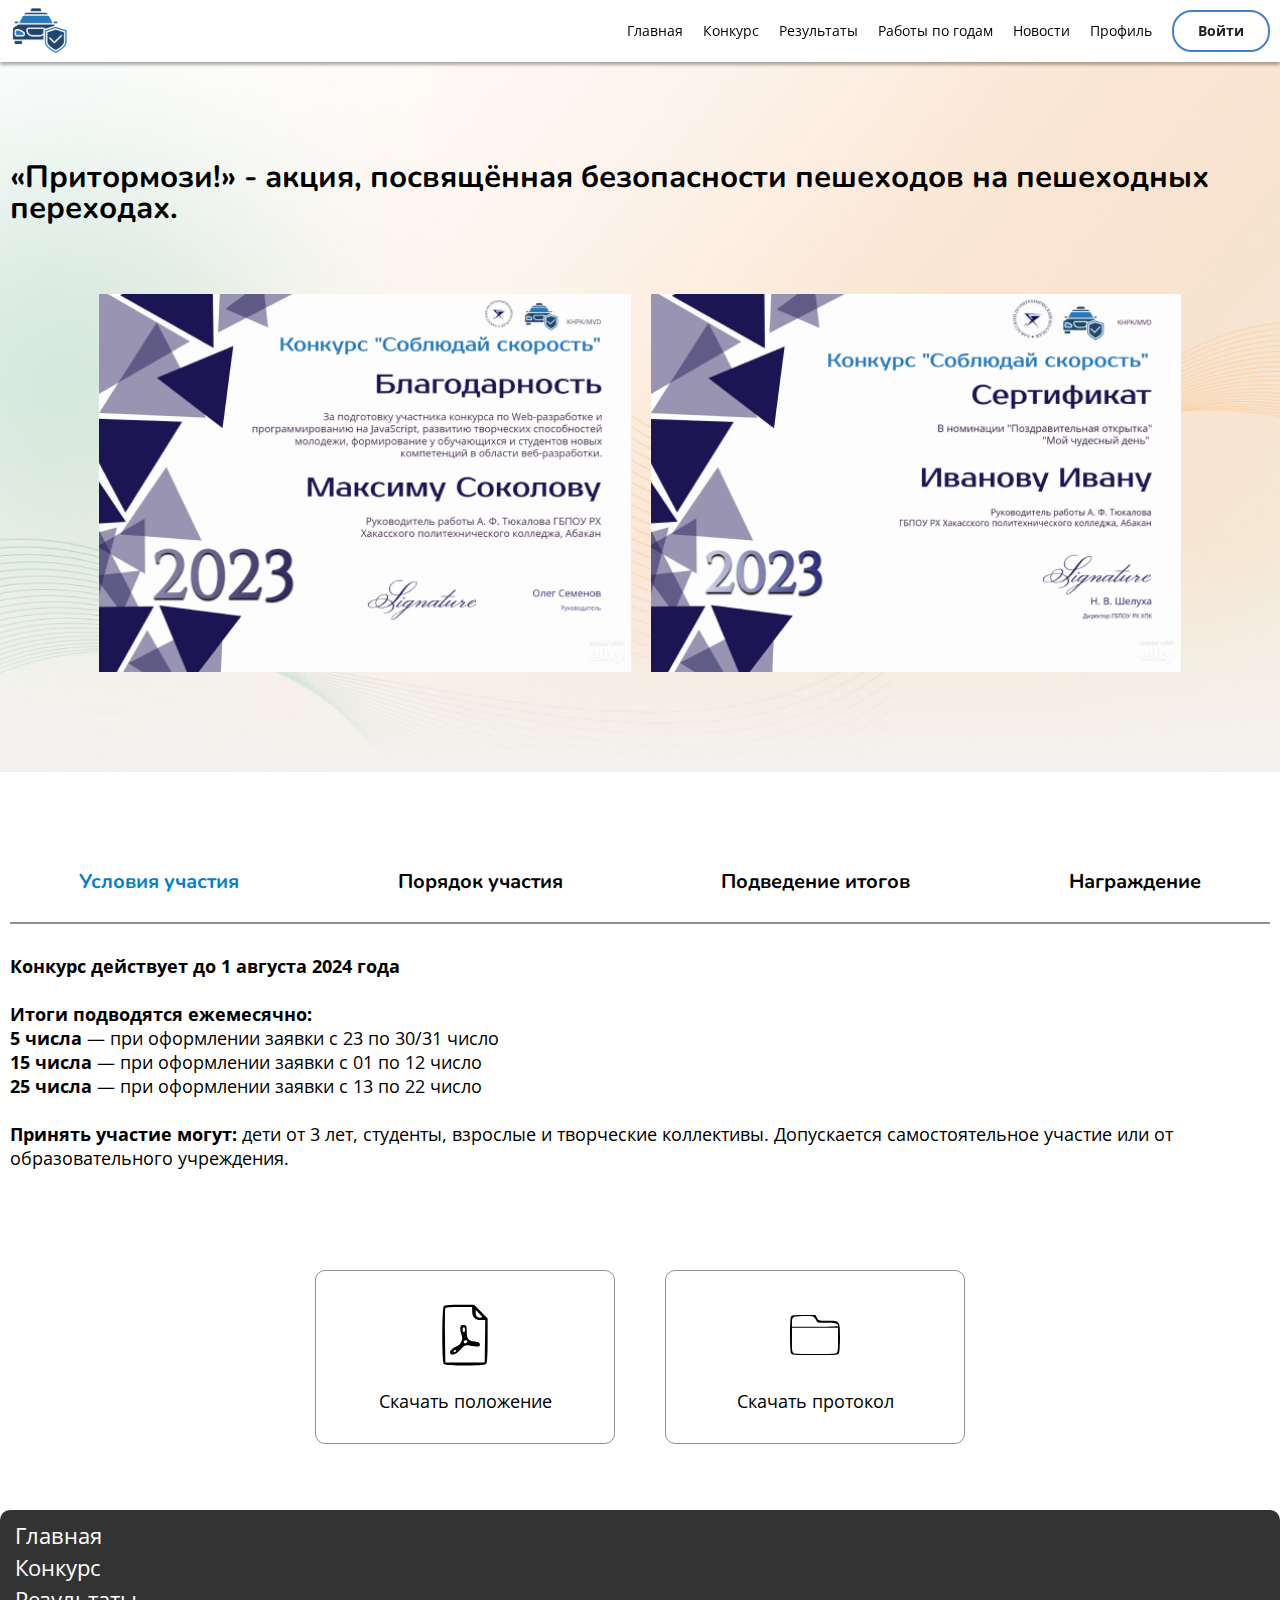
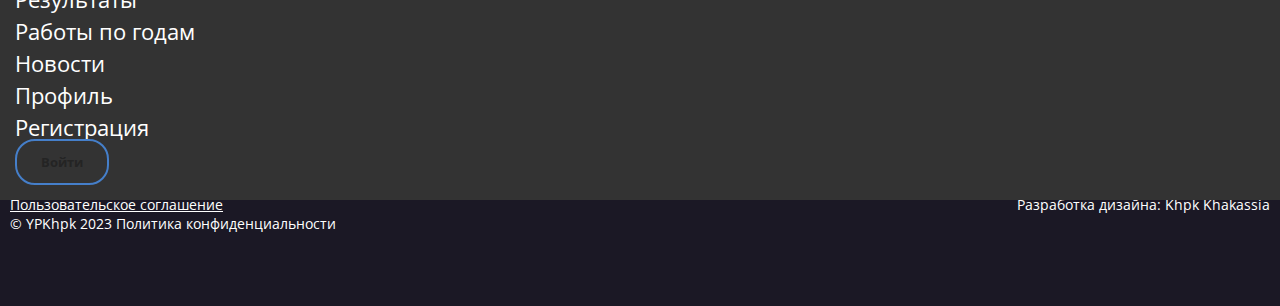
<file: concurs.html>
<!DOCTYPE html>
<html lang="ru">
  <head>
    <meta charset="UTF-8" />
    <meta name="viewport" content="width=device-width, initial-scale=1.0" />
    <link rel="stylesheet" href="css/style.css" />
    <link rel="stylesheet" href="css/form.css">
    <link rel="stylesheet" href="css/null.css" />
    <link rel="stylesheet" href="css/concurs.css">
    <title>Авторизация</title>
  </head>
  <body>
    <div class="wrapper">
      <header class="header">
        <div class="__container header_block">
            <a href="index.html" class="logo"><svg xmlns="http://www.w3.org/2000/svg" xmlns:xlink="http://www.w3.org/1999/xlink" width="60" height="60" viewBox="0 0 60 60" fill="none">
              <rect width="60" height="60" fill="url(#pattern0_3_5)"/>
              <defs>
              <pattern id="pattern0_3_5" patternContentUnits="objectBoundingBox" width="1" height="1">
              <use xlink:href="#image0_3_5" transform="scale(0.00195312)"/>
              </pattern>
                <image id="image0_3_5" width="512" height="512" xlink:href="[data-uri]"/>
              </defs>
              </svg></a>
          <div class="menu">
            <nav class="menu">
              <a href="index.html">Главная</a>
              <a href="concurs.html">Конкурс</a>
              <a href="results.html">Результаты</a>
              <a href="workYears.html">Работы по годам</a>
              <a href="news.html">Новости</a>
              <a href="profile.html">Профиль</a>
            </nav>
            <a href="auth.html" class="btn btn_white">Войти</a>
          </div>

          <!-- бургер -->
          <div class="burger_block">
            <svg onclick="toggleMenu()" class="ham hamRotate ham8 header_top_burger" viewBox="0 0 100 100" width="50">
              <path class="line top"
                d="m 30,33 h 40 c 3.722839,0 7.5,3.126468 7.5,8.578427 0,5.451959 -2.727029,8.421573 -7.5,8.421573 h -20" />
              <path class="line middle" d="m 30,50 h 40" />
              <path class="line bottom"
                d="m 70,67 h -40 c 0,0 -7.5,-0.802118 -7.5,-8.365747 0,-7.563629 7.5,-8.634253 7.5,-8.634253 h 20" />
            </svg>
          </div>
          <div id="header_top_burger_menu" class="header_top_burger_menu">
            <div class="burger_menu">
              <nav class="header_bottom_menu">
                <a href="auth.html">Главная</a>
                <a href="concurs.html">Конкурс</a>
                <a href="results.html">Результаты</a>
                <a href="workYears.html">Работы по годам</a>
                <a href="news.html">Новости</a>
                <a href="profile.html">Профиль</a>
                <a href="register.html">Регистрация</a>
              </nav>
              <button class="btn btn_white">Войти</button>
            </div>
          </div>
          </div>
      </header>

      <main>
        <section class="form_form">
          <div class="__container">
            <h2 class="title_section">«Притормози!» - акция, посвящённая безопасности пешеходов на пешеходных переходах.</h2>
            <div class="gramots_block">
              <div>
                <img src="img/gramots/Rectangle 27.png" class="img" alt="Благодарность>">
              </div>
              <div>
                <img src="img/gramots/Rectangle 28.png" class="img" alt="Сертификат">
              </div>
            </div>
          </div>
        </section>

        <div class="main_blocks">
          <section>
            <div class="__container">
              <div class="info_section">
                <div class="info_title_blocks">
                  <div class="info_title info_title_blocks__active">
                    <h4>Условия участия</h4>
                  </div>
                  <div class="info_title">
                    <h4>Порядок участия</h4>
                  </div>
                  <div class="info_title">
                    <h4>Подведение итогов</h4>
                  </div>
                  <div class="info_title">
                    <h4>Награждение</h4>
                  </div>
                </div>
                <div class="info_content_block">
                  <p><span class="bold_p">Конкурс действует до 1 августа 2024 года</span><br><br>
                    <span class="bold_p">Итоги подводятся ежемесячно:</span><br>
                    <span class="bold_p">5 числа</span> — при оформлении заявки с 23 по 30/31 число <br>
                    <span class="bold_p">15 числа</span> — при оформлении заявки с 01 по 12 число<br>
                    <span class="bold_p">25 числа</span> — при оформлении заявки с 13 по 22 число<br><br>
                    <span class="bold_p">Принять участие могут:</span> дети от 3 лет, студенты, взрослые и творческие
                    коллективы. Допускается самостоятельное участие или от образовательного учреждения.
                  </p>
                </div>
              </div>

              <div class="accordion_section accordion_info_section">
                <div class="accordion">
                  <div class="accordion_item active">
                    <button class="btn_blue accordion_btn accordion_btn__active" data-title="Раздел 1">
                      <div class="accordion_item__title">
                        <h4>Условия участия</h4>
                      </div>
                      <svg xmlns="http://www.w3.org/2000/svg" class="plus" width="100" height="100" viewBox="0 0 160 160">
                        <rect class="vertical-line" x="70" width="20" height="160" rx="20" />
                        <rect class="horizontal-line" y="70" width="160" height="20" rx="20" />
                      </svg>
                    </button>
                    <div class="accordion_content accordion_content__active">
                      <div class="accordion_content__text">
                        <p><span class="bold_p">Конкурс действует до 1 августа 2024 года</span><br><br>
                          <span class="bold_p">Итоги подводятся ежемесячно:</span><br>
                          <span class="bold_p">5 числа</span> — при оформлении заявки с 23 по 30/31 число <br>
                          <span class="bold_p">15 числа</span> — при оформлении заявки с 01 по 12 число<br>
                          <span class="bold_p">25 числа</span> — при оформлении заявки с 13 по 22 число<br><br>
                          <span class="bold_p">Принять участие могут:</span> дети от 3 лет, студенты, взрослые и творческие
                          коллективы. Допускается самостоятельное участие или от образовательного учреждения.
                        </p>
                      </div>
                    </div>
                  </div>
                  <div class="accordion_item">
                    <button class="btn_blue accordion_btn" data-title="Раздел 2">
                      <div class="accordion_item__title">
                        <h4 class="light">Порядок участия</h4>
                      </div>
                      <svg xmlns="http://www.w3.org/2000/svg" class="plus" width="100" height="100" viewBox="0 0 160 160">
                        <rect class="vertical-line" x="70" width="20" height="160" rx="20" />
                        <rect class="horizontal-line" y="70" width="160" height="20" rx="20" />
                      </svg>
                    </button>
                    <div class="accordion_content">
                      <div class="accordion_content__text">
                        <p>По завершении отбора проектов в случае выбора экспертами вашего проекта с вами свяжется
                          представитель программы. Lorem ipsum dolor sit, amet consectetur adipisicing elit. Mollitia
                          repellendus fuga deserunt, eveniet quod fugiat optio reiciendis qui aliquid ea quam iste commodi
                          alias! Quos illum soluta consectetur nesciunt aut.</p>
                      </div>
                    </div>
                  </div>
                  <div class="accordion_item">
                    <button class="btn_blue accordion_btn" data-title="Раздел 2">
                      <div class="accordion_item__title">
                        <h4 class="light">Подведение итогов</h4>
                      </div>
                      <svg xmlns="http://www.w3.org/2000/svg" class="plus" width="100" height="100" viewBox="0 0 160 160">
                        <rect class="vertical-line" x="70" width="20" height="160" rx="20" />
                        <rect class="horizontal-line" y="70" width="160" height="20" rx="20" />
                      </svg>
                    </button>
                    <div class="accordion_content">
                      <div class="accordion_content__text">
                        <p>По завершении отбора проектов в случае выбора экспертами вашего проекта с вами свяжется
                          представитель программы. Lorem ipsum dolor sit, amet consectetur adipisicing elit. Mollitia
                          repellendus fuga deserunt, eveniet quod fugiat optio reiciendis qui aliquid ea quam iste commodi
                          alias! Quos illum soluta consectetur nesciunt aut.</p>
                      </div>
                    </div>
                  </div>
                  <div class="accordion_item">
                    <button class="btn_blue accordion_btn" data-title="Раздел 2">
                      <div class="accordion_item__title">
                        <h4 class="light">Награждение</h4>
                      </div>
                      <svg xmlns="http://www.w3.org/2000/svg" class="plus" width="100" height="100" viewBox="0 0 160 160">
                        <rect class="vertical-line" x="70" width="20" height="160" rx="20" />
                        <rect class="horizontal-line" y="70" width="160" height="20" rx="20" />
                      </svg>
                    </button>
                    <div class="accordion_content">
                      <div class="accordion_content__text">
                        <p>По завершении отбора проектов в случае выбора экспертами вашего проекта с вами свяжется
                          представитель программы. Lorem ipsum dolor sit, amet consectetur adipisicing elit. Mollitia
                          repellendus fuga deserunt, eveniet quod fugiat optio reiciendis qui aliquid ea quam iste commodi
                          alias! Quos illum soluta consectetur nesciunt aut.</p>
                      </div>
                    </div>
                  </div>
                </div>
              </div>
            </div>
          </section>

          <section>
            <div class="__container">
              <div class="info_download_files">
                <button class="info_download_file">
                  <svg xmlns="http://www.w3.org/2000/svg" version="1.0" width="42.000000pt" height="51.000000pt" viewBox="0 0 42.000000 51.000000" preserveAspectRatio="xMidYMid meet">

                    <g transform="translate(0.000000,51.000000) scale(0.100000,-0.100000)" fill="#000000" stroke="none">
                    <path d="M32 498 c-17 -17 -17 -469 0 -486 17 -17 339 -17 356 0 8 8 12 66 12 197 l0 185 -57 58 -57 58 -121 0 c-81 0 -125 -4 -133 -12z m238 -41 c0 -51 24 -77 71 -77 l39 0 -2 -177 -3 -178 -165 0 -165 0 -3 220 c-1 121 0 225 2 232 4 10 36 13 116 13 l110 0 0 -33z m75 -55 c-28 -6 -45 7 -45 35 l0 27 31 -30 c24 -23 27 -30 14 -32z"/>
                    <path d="M177 334 c-11 -11 -8 -50 4 -78 16 -34 -4 -81 -41 -96 -36 -15 -64 -45 -55 -59 14 -23 50 -10 87 30 35 38 41 41 75 35 78 -13 88 -12 88 9 0 16 -9 21 -43 26 -56 7 -67 20 -67 82 0 45 -3 52 -20 55 -12 2 -24 0 -28 -4z m33 -34 c0 -11 -4 -20 -10 -20 -5 0 -10 9 -10 20 0 11 5 20 10 20 6 0 10 -9 10 -20z m20 -99 c0 -5 -7 -11 -15 -15 -9 -3 -15 0 -15 9 0 8 7 15 15 15 8 0 15 -4 15 -9z m-95 -81 c-3 -5 -11 -10 -16 -10 -6 0 -7 5 -4 10 3 6 11 10 16 10 6 0 7 -4 4 -10z"/>
                    </g>
                    </svg>
                    <p>Скачать положение</p>
                </button>
                <button class="info_download_file">
                  <svg xmlns="http://www.w3.org/2000/svg" version="1.0" width="51.000000pt" height="51.000000pt" viewBox="0 0 51.000000 51.000000" preserveAspectRatio="xMidYMid meet">

                    <g transform="translate(0.000000,51.000000) scale(0.100000,-0.100000)" fill="#000000" stroke="none">
                    <path d="M10 441 c-13 -26 -13 -346 0 -372 10 -18 24 -19 245 -19 221 0 235 1 245 19 5 11 10 82 10 160 0 172 1 171 -132 171 -87 0 -88 0 -103 30 l-16 30 -119 0 c-108 0 -120 -2 -130 -19z m225 3 c8 -4 22 -19 31 -35 14 -29 15 -29 107 -29 87 0 117 -8 117 -32 0 -4 -106 -8 -235 -8 l-235 0 0 45 c0 31 5 47 18 54 19 11 170 15 197 5z m255 -239 c0 -113 -2 -125 -19 -135 -26 -13 -406 -13 -432 0 -17 10 -19 22 -19 135 l0 125 235 0 235 0 0 -125z"/>
                    </g>
                    </svg>
                    <p>Скачать протокол</p>
                </button>
              </div>
            </div>
          </section>
        </div>
      </main>

      <footer class="footer">
        <div class="__container">
          <div class="footer_blocks">
              <div class="footer_block_line">
                <div class="footer_block_top_left">
                  <h3>Мы всегда на связи</h3>
                  <div class="footer_block_top_left__imgs">
                    <button>
                      <svg xmlns="http://www.w3.org/2000/svg" width="37" height="37" viewBox="0 0 37 37" fill="none">
                        <g clip-path="url(#clip0_29_26)">
                        <path d="M18.5 37C28.7173 37 37 28.7173 37 18.5C37 8.28273 28.7173 0 18.5 0C8.28273 0 0 8.28273 0 18.5C0 28.7173 8.28273 37 18.5 37Z" fill="#D9D9D9"/>
                        <path fill-rule="evenodd" clip-rule="evenodd" d="M29.2768 12.8508C29.4538 12.3362 29.2768 11.962 28.4935 11.962H25.8891C25.2321 11.962 24.9288 12.2896 24.7517 12.64C24.7517 12.64 23.4119 15.633 21.541 17.5733C20.9344 18.1345 20.6564 18.3216 20.3277 18.3216C20.1506 18.3216 19.9228 18.1345 19.9228 17.6204V12.8266C19.9228 12.2188 19.7209 11.9382 19.1644 11.9382H15.0686C14.6637 11.9382 14.4111 12.2188 14.4111 12.4994C14.4111 13.0839 15.3465 13.2244 15.4475 14.861V18.4169C15.4475 19.1884 15.2983 19.3295 14.9671 19.3295C14.0824 19.3295 11.9335 16.3132 10.6445 12.8764C10.3938 12.1956 10.1392 11.9382 9.48175 11.9382H6.85246C6.09406 11.9382 5.96774 12.2654 5.96774 12.6163C5.96774 13.2477 6.85246 16.4273 10.0885 20.6357C12.2373 23.51 15.2963 25.0549 18.0519 25.0549C19.7209 25.0549 19.9228 24.7041 19.9228 24.1196V21.9452C19.9228 21.2439 20.0745 21.1271 20.6057 21.1271C20.9846 21.1271 21.6674 21.3137 23.2096 22.6934C24.9791 24.3299 25.2823 25.0781 26.2686 25.0781H28.8724C29.6309 25.0781 29.9849 24.7273 29.7825 24.0493C29.5552 23.3714 28.6954 22.3895 27.5829 21.2206C26.9762 20.5664 26.0661 19.8414 25.7882 19.4905C25.4092 19.0229 25.5102 18.8359 25.7882 18.4151C25.7627 18.4151 28.9486 14.2532 29.2768 12.8489" fill="#14063B"/>
                        </g>
                        <defs>
                        <clipPath id="clip0_29_26">
                        <rect width="37" height="37" fill="white"/>
                        </clipPath>
                        </defs>
                      </svg>
                    </button>
                    <button>
                      <svg xmlns="http://www.w3.org/2000/svg" width="36" height="36" viewBox="0 0 36 36" fill="none">
                        <g clip-path="url(#clip0_29_29)">
                        <path d="M18 36C27.9411 36 36 27.9411 36 18C36 8.05887 27.9411 0 18 0C8.05887 0 0 8.05887 0 18C0 27.9411 8.05887 36 18 36Z" fill="#D9D9D9"/>
                        <path d="M26.4513 10.6295C26.3485 10.5425 26.2233 10.4847 26.0894 10.4622C25.9557 10.4397 25.818 10.4534 25.6915 10.5019L8.88108 16.9491C8.64285 17.0399 8.44114 17.2041 8.30635 17.417C8.17156 17.6298 8.11098 17.8797 8.13371 18.1293C8.15645 18.3789 8.26128 18.6144 8.43242 18.8004C8.60357 18.9864 8.83176 19.113 9.08265 19.161L13.4383 19.9991V24.7588C13.4374 25.018 13.516 25.2715 13.664 25.4864C13.8118 25.7014 14.0222 25.8679 14.2677 25.9643C14.513 26.0624 14.7826 26.086 15.0416 26.0319C15.3007 25.9778 15.5371 25.8486 15.7202 25.6611L17.8205 23.5264L21.1526 26.3846C21.3929 26.5935 21.703 26.7091 22.0243 26.7097C22.1651 26.7096 22.305 26.6879 22.439 26.6455C22.6579 26.5775 22.8549 26.4544 23.0102 26.2884C23.1655 26.1226 23.2738 25.9197 23.3242 25.7001L26.691 11.3457C26.7212 11.2163 26.7147 11.0812 26.6725 10.955C26.6302 10.8289 26.5538 10.7164 26.4513 10.6295ZM21.3798 13.556L13.9484 18.7716L9.83417 17.9807L21.3798 13.556ZM14.7655 24.7588V20.8991L16.8218 22.6663L14.7655 24.7588ZM22.026 25.4091L15.1677 19.5154L25.0387 12.5822L22.026 25.4091Z" fill="#14063B"/>
                        </g>
                        <defs>
                        <clipPath id="clip0_29_29">
                        <rect width="36" height="36" fill="white"/>
                        </clipPath>
                        </defs>
                    </svg>
                    </button>
                    <button>
                      <svg xmlns="http://www.w3.org/2000/svg" width="36" height="36" viewBox="0 0 36 36" fill="none">
                        <g clip-path="url(#clip0_29_29)">
                        <path d="M18 36C27.9411 36 36 27.9411 36 18C36 8.05887 27.9411 0 18 0C8.05887 0 0 8.05887 0 18C0 27.9411 8.05887 36 18 36Z" fill="#D9D9D9"/>
                        <path d="M26.4513 10.6295C26.3485 10.5425 26.2233 10.4847 26.0894 10.4622C25.9557 10.4397 25.818 10.4534 25.6915 10.5019L8.88108 16.9491C8.64285 17.0399 8.44114 17.2041 8.30635 17.417C8.17156 17.6298 8.11098 17.8797 8.13371 18.1293C8.15645 18.3789 8.26128 18.6144 8.43242 18.8004C8.60357 18.9864 8.83176 19.113 9.08265 19.161L13.4383 19.9991V24.7588C13.4374 25.018 13.516 25.2715 13.664 25.4864C13.8118 25.7014 14.0222 25.8679 14.2677 25.9643C14.513 26.0624 14.7826 26.086 15.0416 26.0319C15.3007 25.9778 15.5371 25.8486 15.7202 25.6611L17.8205 23.5264L21.1526 26.3846C21.3929 26.5935 21.703 26.7091 22.0243 26.7097C22.1651 26.7096 22.305 26.6879 22.439 26.6455C22.6579 26.5775 22.8549 26.4544 23.0102 26.2884C23.1655 26.1226 23.2738 25.9197 23.3242 25.7001L26.691 11.3457C26.7212 11.2163 26.7147 11.0812 26.6725 10.955C26.6302 10.8289 26.5538 10.7164 26.4513 10.6295ZM21.3798 13.556L13.9484 18.7716L9.83417 17.9807L21.3798 13.556ZM14.7655 24.7588V20.8991L16.8218 22.6663L14.7655 24.7588ZM22.026 25.4091L15.1677 19.5154L25.0387 12.5822L22.026 25.4091Z" fill="#14063B"/>
                        </g>
                        <defs>
                        <clipPath id="clip0_29_29">
                        <rect width="36" height="36" fill="white"/>
                        </clipPath>
                        </defs>
                    </svg>
                    </button>
                  </div>
                </div>
                <div>
                  <h3>8 (800) 111-11-11</h3>
                </div>
              </div>
              <nav class="footer_block_medium">
                  <div class="footer_block_medium__column">
                    <a href="">Главная</a>
                    <a href="">Конкурс</a>
                    <a href="">Результаты</a>
                  </div>
                  <div class="footer_block_medium__column">
                    <a href="">Работы по годам</a>
                    <a href="">Новости</a>
                    <a href="">Личный кабинет</a>
                  </div>
              </nav>
              <div class="footer_block_line">
                  <div class="footer_block_gap_5">
                    <a href="" class="little underline">Пользовательское соглашение</a>
                    <p class="little">© YPKhpk 2023 Политика конфиденциальности</p>
                  </div>
                  <div>
                    <p class="little">Разработка дизайна: <a href="">Khpk Khakassia</a></p>
                  </div>
              </div>
          </div>
        </div>
      </footer>
    </div>

    <script src="js/burger.js"></script>
    <script src="js/accordion.js"></script>
    <script src="js/info_concurs.js"></script>
  </body>
</html>
</file>
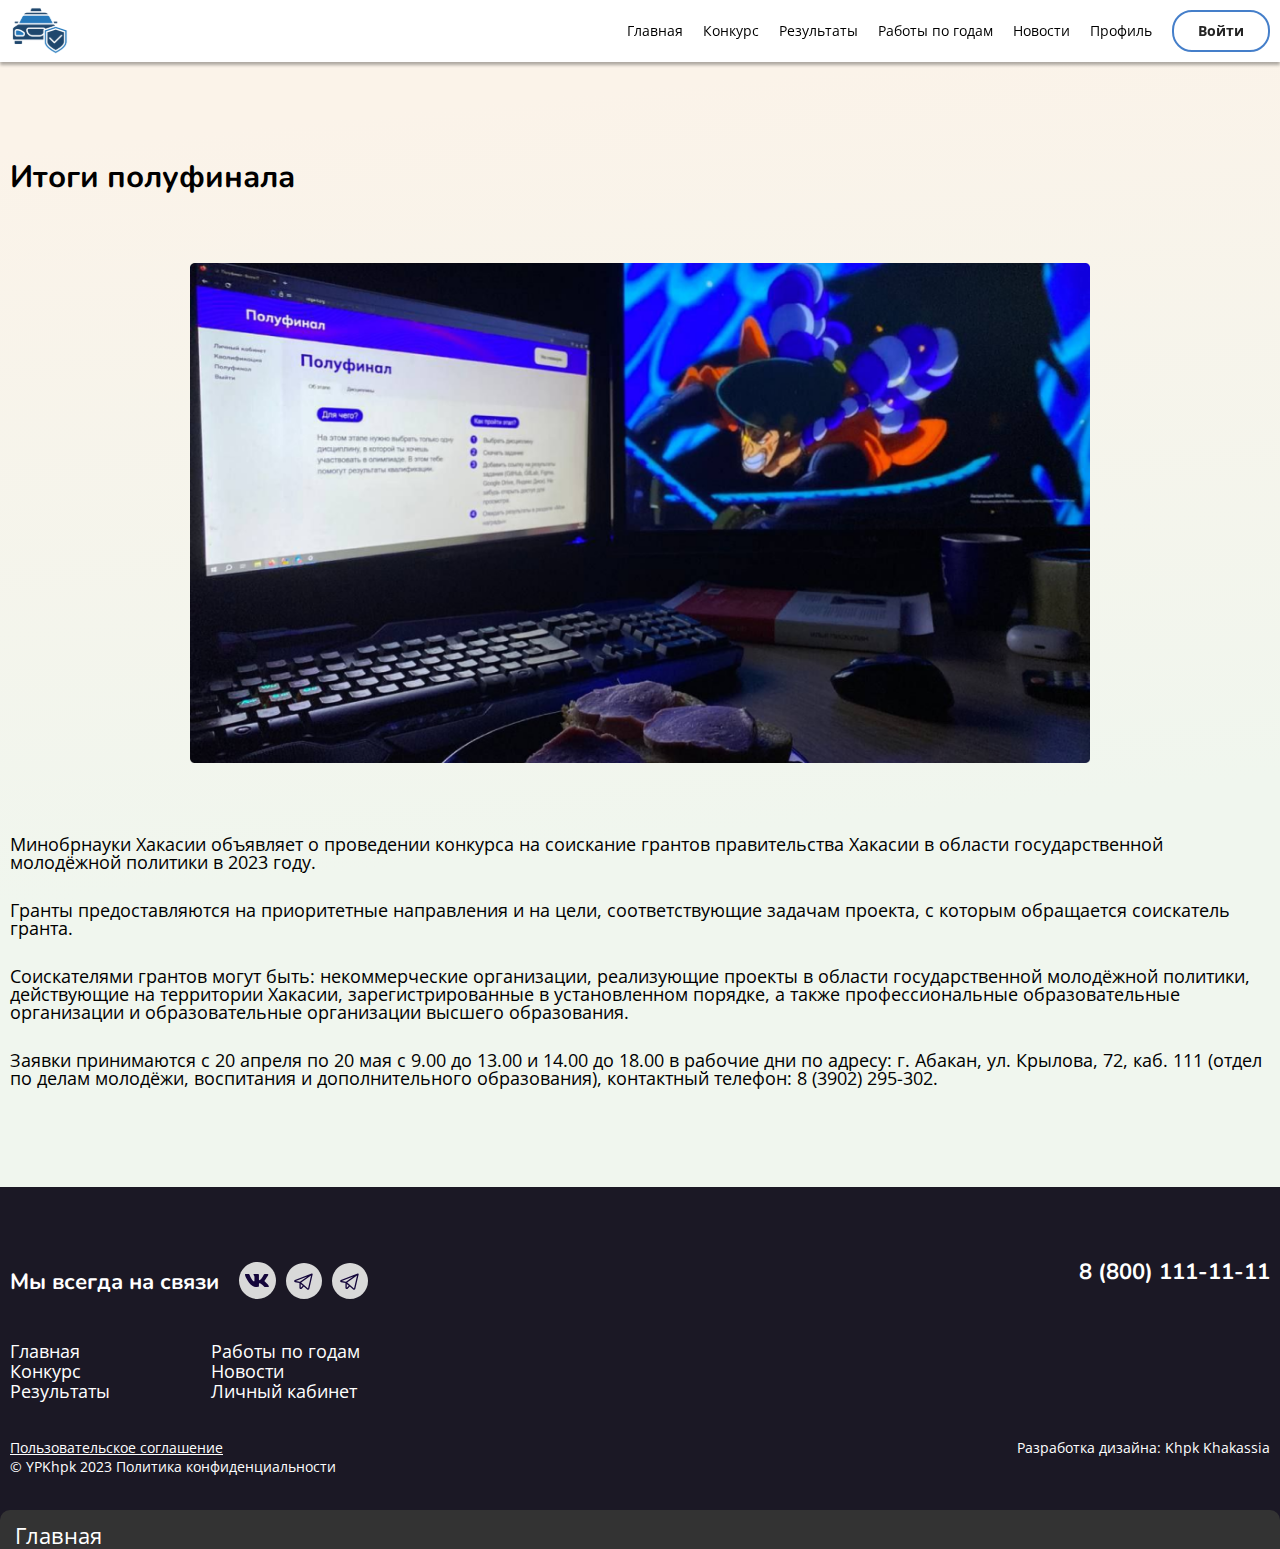
<file: new_block.html>
<!DOCTYPE html>
<html lang="ru">
  <head>
    <meta charset="UTF-8" />
    <meta name="viewport" content="width=device-width, initial-scale=1.0" />
    <link rel="stylesheet" href="css/style.css" />
    <link rel="stylesheet" href="css/null.css" />
    <link rel="stylesheet" href="css/new_block.css">
    <title>Авторизация</title>
  </head>
  <body>
    <div class="wrapper">
      <header class="header">
        <div class="__container header_block">
            <a href="index.html" class="logo"><svg xmlns="http://www.w3.org/2000/svg" xmlns:xlink="http://www.w3.org/1999/xlink" width="60" height="60" viewBox="0 0 60 60" fill="none">
              <rect width="60" height="60" fill="url(#pattern0_3_5)"/>
              <defs>
              <pattern id="pattern0_3_5" patternContentUnits="objectBoundingBox" width="1" height="1">
              <use xlink:href="#image0_3_5" transform="scale(0.00195312)"/>
              </pattern>
                <image id="image0_3_5" width="512" height="512" xlink:href="[data-uri]"/>
              </defs>
              </svg></a>
          <div class="menu">
            <nav class="menu">
              <a href="index.html">Главная</a>
              <a href="concurs.html">Конкурс</a>
              <a href="results.html">Результаты</a>
              <a href="workYears.html">Работы по годам</a>
              <a href="news.html">Новости</a>
              <a href="profile.html">Профиль</a>
            </nav>
            <a href="auth.html" class="btn btn_white">Войти</a>
          </div>

          <!-- бургер -->
          <div class="burger_block">
            <svg onclick="toggleMenu()" class="ham hamRotate ham8 header_top_burger" viewBox="0 0 100 100" width="50">
              <path class="line top"
                d="m 30,33 h 40 c 3.722839,0 7.5,3.126468 7.5,8.578427 0,5.451959 -2.727029,8.421573 -7.5,8.421573 h -20" />
              <path class="line middle" d="m 30,50 h 40" />
              <path class="line bottom"
                d="m 70,67 h -40 c 0,0 -7.5,-0.802118 -7.5,-8.365747 0,-7.563629 7.5,-8.634253 7.5,-8.634253 h 20" />
            </svg>
          </div>
          <div id="header_top_burger_menu" class="header_top_burger_menu">
            <div class="burger_menu">
              <nav class="header_bottom_menu">
                <a href="auth.html">Главная</a>
                <a href="concurs.html">Конкурс</a>
                <a href="results.html">Результаты</a>
                <a href="workYears.html">Работы по годам</a>
                <a href="news.html">Новости</a>
                <a href="profile.html">Профиль</a>
                <a href="register.html">Регистрация</a>
              </nav>
              <button class="btn btn_white">Войти</button>
            </div>
          </div>
          </div>
      </header>

      <main>
        <section class="gradient_fon">
          <div class="__container">
            <h2 class="title_section">Итоги полуфинала</h2>
            
            <div class="blocks_news">
              <div class="blocks_news__img">
                <img src="img/Rectangle 9.png" class="img" alt="Новость">
              </div>
              <div class="blocks_news_texts">
                <p>Минобрнауки Хакасии объявляет о проведении конкурса на соискание грантов правительства Хакасии в области государственной молодёжной политики в 2023 году. </p>
                <p>Гранты предоставляются на приоритетные направления и на цели, соответствующие задачам проекта, с которым обращается соискатель гранта.</p>
                  
                  <p>Соискателями грантов могут быть: некоммерческие организации, реализующие проекты в области государственной молодёжной политики, действующие на территории Хакасии, зарегистрированные в установленном порядке, а также профессиональные образовательные организации и образовательные организации высшего образования.</p>
                  <p>
                    Заявки принимаются с 20 апреля по 20 мая с 9.00 до 13.00 и 14.00 до 18.00 в рабочие дни по адресу: г. Абакан, ул. Крылова, 72, каб. 111 (отдел по делам молодёжи, воспитания и дополнительного образования), контактный телефон: 8 (3902) 295-302.
                  </p>
              </div>
            </div>
          </div>
        </section>
      </main>

      <footer class="footer">
        <div class="__container">
          <div class="footer_blocks">
              <div class="footer_block_line">
                <div class="footer_block_top_left">
                  <h3>Мы всегда на связи</h3>
                  <div class="footer_block_top_left__imgs">
                    <button>
                      <svg xmlns="http://www.w3.org/2000/svg" width="37" height="37" viewBox="0 0 37 37" fill="none">
                        <g clip-path="url(#clip0_29_26)">
                        <path d="M18.5 37C28.7173 37 37 28.7173 37 18.5C37 8.28273 28.7173 0 18.5 0C8.28273 0 0 8.28273 0 18.5C0 28.7173 8.28273 37 18.5 37Z" fill="#D9D9D9"/>
                        <path fill-rule="evenodd" clip-rule="evenodd" d="M29.2768 12.8508C29.4538 12.3362 29.2768 11.962 28.4935 11.962H25.8891C25.2321 11.962 24.9288 12.2896 24.7517 12.64C24.7517 12.64 23.4119 15.633 21.541 17.5733C20.9344 18.1345 20.6564 18.3216 20.3277 18.3216C20.1506 18.3216 19.9228 18.1345 19.9228 17.6204V12.8266C19.9228 12.2188 19.7209 11.9382 19.1644 11.9382H15.0686C14.6637 11.9382 14.4111 12.2188 14.4111 12.4994C14.4111 13.0839 15.3465 13.2244 15.4475 14.861V18.4169C15.4475 19.1884 15.2983 19.3295 14.9671 19.3295C14.0824 19.3295 11.9335 16.3132 10.6445 12.8764C10.3938 12.1956 10.1392 11.9382 9.48175 11.9382H6.85246C6.09406 11.9382 5.96774 12.2654 5.96774 12.6163C5.96774 13.2477 6.85246 16.4273 10.0885 20.6357C12.2373 23.51 15.2963 25.0549 18.0519 25.0549C19.7209 25.0549 19.9228 24.7041 19.9228 24.1196V21.9452C19.9228 21.2439 20.0745 21.1271 20.6057 21.1271C20.9846 21.1271 21.6674 21.3137 23.2096 22.6934C24.9791 24.3299 25.2823 25.0781 26.2686 25.0781H28.8724C29.6309 25.0781 29.9849 24.7273 29.7825 24.0493C29.5552 23.3714 28.6954 22.3895 27.5829 21.2206C26.9762 20.5664 26.0661 19.8414 25.7882 19.4905C25.4092 19.0229 25.5102 18.8359 25.7882 18.4151C25.7627 18.4151 28.9486 14.2532 29.2768 12.8489" fill="#14063B"/>
                        </g>
                        <defs>
                        <clipPath id="clip0_29_26">
                        <rect width="37" height="37" fill="white"/>
                        </clipPath>
                        </defs>
                      </svg>
                    </button>
                    <button>
                      <svg xmlns="http://www.w3.org/2000/svg" width="36" height="36" viewBox="0 0 36 36" fill="none">
                        <g clip-path="url(#clip0_29_29)">
                        <path d="M18 36C27.9411 36 36 27.9411 36 18C36 8.05887 27.9411 0 18 0C8.05887 0 0 8.05887 0 18C0 27.9411 8.05887 36 18 36Z" fill="#D9D9D9"/>
                        <path d="M26.4513 10.6295C26.3485 10.5425 26.2233 10.4847 26.0894 10.4622C25.9557 10.4397 25.818 10.4534 25.6915 10.5019L8.88108 16.9491C8.64285 17.0399 8.44114 17.2041 8.30635 17.417C8.17156 17.6298 8.11098 17.8797 8.13371 18.1293C8.15645 18.3789 8.26128 18.6144 8.43242 18.8004C8.60357 18.9864 8.83176 19.113 9.08265 19.161L13.4383 19.9991V24.7588C13.4374 25.018 13.516 25.2715 13.664 25.4864C13.8118 25.7014 14.0222 25.8679 14.2677 25.9643C14.513 26.0624 14.7826 26.086 15.0416 26.0319C15.3007 25.9778 15.5371 25.8486 15.7202 25.6611L17.8205 23.5264L21.1526 26.3846C21.3929 26.5935 21.703 26.7091 22.0243 26.7097C22.1651 26.7096 22.305 26.6879 22.439 26.6455C22.6579 26.5775 22.8549 26.4544 23.0102 26.2884C23.1655 26.1226 23.2738 25.9197 23.3242 25.7001L26.691 11.3457C26.7212 11.2163 26.7147 11.0812 26.6725 10.955C26.6302 10.8289 26.5538 10.7164 26.4513 10.6295ZM21.3798 13.556L13.9484 18.7716L9.83417 17.9807L21.3798 13.556ZM14.7655 24.7588V20.8991L16.8218 22.6663L14.7655 24.7588ZM22.026 25.4091L15.1677 19.5154L25.0387 12.5822L22.026 25.4091Z" fill="#14063B"/>
                        </g>
                        <defs>
                        <clipPath id="clip0_29_29">
                        <rect width="36" height="36" fill="white"/>
                        </clipPath>
                        </defs>
                    </svg>
                    </button>
                    <button>
                      <svg xmlns="http://www.w3.org/2000/svg" width="36" height="36" viewBox="0 0 36 36" fill="none">
                        <g clip-path="url(#clip0_29_29)">
                        <path d="M18 36C27.9411 36 36 27.9411 36 18C36 8.05887 27.9411 0 18 0C8.05887 0 0 8.05887 0 18C0 27.9411 8.05887 36 18 36Z" fill="#D9D9D9"/>
                        <path d="M26.4513 10.6295C26.3485 10.5425 26.2233 10.4847 26.0894 10.4622C25.9557 10.4397 25.818 10.4534 25.6915 10.5019L8.88108 16.9491C8.64285 17.0399 8.44114 17.2041 8.30635 17.417C8.17156 17.6298 8.11098 17.8797 8.13371 18.1293C8.15645 18.3789 8.26128 18.6144 8.43242 18.8004C8.60357 18.9864 8.83176 19.113 9.08265 19.161L13.4383 19.9991V24.7588C13.4374 25.018 13.516 25.2715 13.664 25.4864C13.8118 25.7014 14.0222 25.8679 14.2677 25.9643C14.513 26.0624 14.7826 26.086 15.0416 26.0319C15.3007 25.9778 15.5371 25.8486 15.7202 25.6611L17.8205 23.5264L21.1526 26.3846C21.3929 26.5935 21.703 26.7091 22.0243 26.7097C22.1651 26.7096 22.305 26.6879 22.439 26.6455C22.6579 26.5775 22.8549 26.4544 23.0102 26.2884C23.1655 26.1226 23.2738 25.9197 23.3242 25.7001L26.691 11.3457C26.7212 11.2163 26.7147 11.0812 26.6725 10.955C26.6302 10.8289 26.5538 10.7164 26.4513 10.6295ZM21.3798 13.556L13.9484 18.7716L9.83417 17.9807L21.3798 13.556ZM14.7655 24.7588V20.8991L16.8218 22.6663L14.7655 24.7588ZM22.026 25.4091L15.1677 19.5154L25.0387 12.5822L22.026 25.4091Z" fill="#14063B"/>
                        </g>
                        <defs>
                        <clipPath id="clip0_29_29">
                        <rect width="36" height="36" fill="white"/>
                        </clipPath>
                        </defs>
                    </svg>
                    </button>
                  </div>
                </div>
                <div>
                  <h3>8 (800) 111-11-11</h3>
                </div>
              </div>
              <nav class="footer_block_medium">
                  <div class="footer_block_medium__column">
                    <a href="">Главная</a>
                    <a href="">Конкурс</a>
                    <a href="">Результаты</a>
                  </div>
                  <div class="footer_block_medium__column">
                    <a href="">Работы по годам</a>
                    <a href="">Новости</a>
                    <a href="">Личный кабинет</a>
                  </div>
              </nav>
              <div class="footer_block_line">
                  <div class="footer_block_gap_5">
                    <a href="" class="little underline">Пользовательское соглашение</a>
                    <p class="little">© YPKhpk 2023 Политика конфиденциальности</p>
                  </div>
                  <div>
                    <p class="little">Разработка дизайна: <a href="">Khpk Khakassia</a></p>
                  </div>
              </div>
          </div>
        </div>
      </footer>
    </div>

    <script src="js/slider.js"></script>
    <script src="js/burger.js"></script>
    <script src="js/accordion.js"></script>
  </body>
</html>
</file>
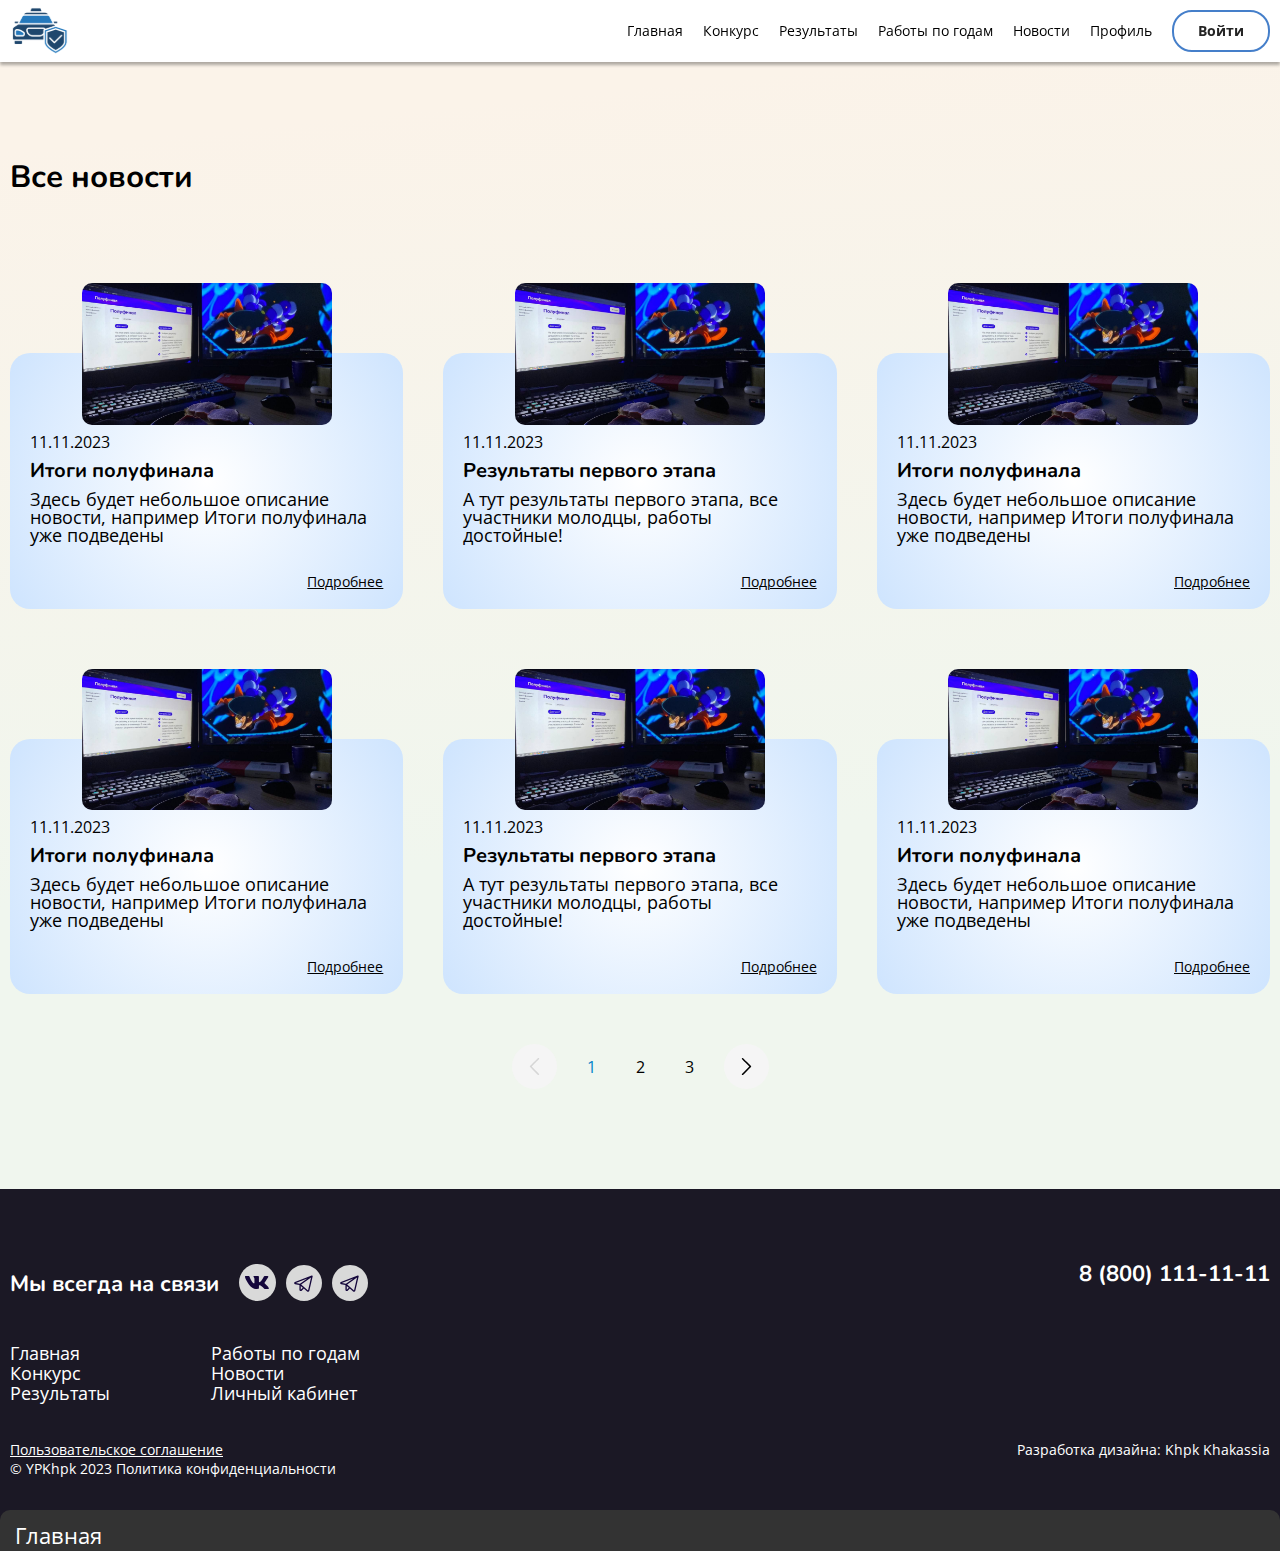
<file: news.html>
<!DOCTYPE html>
<html lang="ru">
  <head>
    <meta charset="UTF-8" />
    <meta name="viewport" content="width=device-width, initial-scale=1.0" />
    <link rel="stylesheet" href="css/style.css" />
    <link rel="stylesheet" href="css/null.css" />
    <title>Авторизация</title>
  </head>
  <body>
    <div class="wrapper">
      <header class="header">
        <div class="__container header_block">
            <a href="index.html" class="logo"><svg xmlns="http://www.w3.org/2000/svg" xmlns:xlink="http://www.w3.org/1999/xlink" width="60" height="60" viewBox="0 0 60 60" fill="none">
              <rect width="60" height="60" fill="url(#pattern0_3_5)"/>
              <defs>
              <pattern id="pattern0_3_5" patternContentUnits="objectBoundingBox" width="1" height="1">
              <use xlink:href="#image0_3_5" transform="scale(0.00195312)"/>
              </pattern>
                <image id="image0_3_5" width="512" height="512" xlink:href="[data-uri]"/>
              </defs>
              </svg></a>
          <div class="menu">
            <nav class="menu">
              <a href="index.html">Главная</a>
              <a href="concurs.html">Конкурс</a>
              <a href="results.html">Результаты</a>
              <a href="workYears.html">Работы по годам</a>
              <a href="news.html">Новости</a>
              <a href="profile.html">Профиль</a>
            </nav>
            <a href="auth.html" class="btn btn_white">Войти</a>
          </div>

          <!-- бургер -->
          <div class="burger_block">
            <svg onclick="toggleMenu()" class="ham hamRotate ham8 header_top_burger" viewBox="0 0 100 100" width="50">
              <path class="line top"
                d="m 30,33 h 40 c 3.722839,0 7.5,3.126468 7.5,8.578427 0,5.451959 -2.727029,8.421573 -7.5,8.421573 h -20" />
              <path class="line middle" d="m 30,50 h 40" />
              <path class="line bottom"
                d="m 70,67 h -40 c 0,0 -7.5,-0.802118 -7.5,-8.365747 0,-7.563629 7.5,-8.634253 7.5,-8.634253 h 20" />
            </svg>
          </div>
          <div id="header_top_burger_menu" class="header_top_burger_menu">
            <div class="burger_menu">
              <nav class="header_bottom_menu">
                <a href="auth.html">Главная</a>
                <a href="concurs.html">Конкурс</a>
                <a href="results.html">Результаты</a>
                <a href="workYears.html">Работы по годам</a>
                <a href="news.html">Новости</a>
                <a href="profile.html">Профиль</a>
                <a href="register.html">Регистрация</a>
              </nav>
              <button class="btn btn_white">Войти</button>
            </div>
          </div>
          </div>
      </header>

      <main>
        <section class="gradient_fon">
          <div class="__container">
            <h2 class="title_section">Все новости</h2>
            <div class="actual_blocks">
              <div class="actual_block">
                <div class="actual_block__img">
                  <img src="img/Rectangle 9.png" class="img" alt="">
                </div>
                <p class="p_16">11.11.2023</p>
                <h4>Итоги полуфинала</h4>
                <p>Здесь будет небольшое описание новости, например Итоги полуфинала уже подведены </p>
                
                <div class="actual_block__link">
                  <a href="">Подробнее</a>
                </div>
              </div>
              <div class="actual_block">
                <div class="actual_block__img">
                  <img src="img/Rectangle 9.png" class="img" alt="">
                </div>
                <p class="p_16">11.11.2023</p>
                <h4>Результаты первого этапа</h4>
                <p>А тут результаты первого этапа, все участники молодцы, работы достойные!</p>
                
                <div class="actual_block__link">
                  <a href="">Подробнее</a>
                </div>
              </div>
              <div class="actual_block">
                <div class="actual_block__img">
                  <img src="img/Rectangle 9.png" class="img" alt="">
                </div>
                <p class="p_16">11.11.2023</p>
                <h4>Итоги полуфинала</h4>
                <p>Здесь будет небольшое описание новости, например Итоги полуфинала уже подведены </p>
                
                <div class="actual_block__link">
                  <a href="">Подробнее</a>
                </div>
              </div>
              <div class="actual_block">
                <div class="actual_block__img">
                  <img src="img/Rectangle 9.png" class="img" alt="">
                </div>
                <p class="p_16">11.11.2023</p>
                <h4>Итоги полуфинала</h4>
                <p>Здесь будет небольшое описание новости, например Итоги полуфинала уже подведены </p>
                
                <div class="actual_block__link">
                  <a href="">Подробнее</a>
                </div>
              </div>
              <div class="actual_block">
                <div class="actual_block__img">
                  <img src="img/Rectangle 9.png" class="img" alt="">
                </div>
                <p class="p_16">11.11.2023</p>
                <h4>Результаты первого этапа</h4>
                <p>А тут результаты первого этапа, все участники молодцы, работы достойные!</p>
                
                <div class="actual_block__link">
                  <a href="">Подробнее</a>
                </div>
              </div>
              <div class="actual_block">
                <div class="actual_block__img">
                  <img src="img/Rectangle 9.png" class="img" alt="">
                </div>
                <p class="p_16">11.11.2023</p>
                <h4>Итоги полуфинала</h4>
                <p>Здесь будет небольшое описание новости, например Итоги полуфинала уже подведены </p>
                
                <div class="actual_block__link">
                  <a href="">Подробнее</a>
                </div>
              </div>
            </div>
            <div class="paginate_section">
              <div class="prev_btn btn_paginate error_paginate_block">
                  <svg xmlns="http://www.w3.org/2000/svg" version="1.0" width="512.000000pt" height="512.000000pt" viewBox="0 0 512.000000 512.000000" preserveAspectRatio="xMidYMid meet">

                      <g transform="translate(0.000000,512.000000) scale(0.100000,-0.100000)" fill="#000000" stroke="none">
                      <path d="M895 3506 c-67 -29 -105 -105 -90 -183 6 -34 100 -131 843 -875 744 -743 841 -837 875 -843 94 -18 39 -66 949 843 909 909 861 855 843 949 -9 49 -69 109 -118 118 -94 18 -46 59 -875 -768 l-762 -762 -758 757 c-424 424 -769 762 -785 768 -38 14 -85 12 -122 -4z"/>
                      </g>
                      </svg>
              </div>
              <a href="" class="active_paginate_section">1</a>
              <a href="" class="">2</a>
              <a href="">3</a>
              <div class="next_btn btn_paginate">
                  <svg xmlns="http://www.w3.org/2000/svg" version="1.0" width="512.000000pt" height="512.000000pt" viewBox="0 0 512.000000 512.000000" preserveAspectRatio="xMidYMid meet">
                      <g transform="translate(0.000000,512.000000) scale(0.100000,-0.100000)" fill="#000000" stroke="none">
                      <path d="M895 3506 c-67 -29 -105 -105 -90 -183 6 -34 100 -131 843 -875 744 -743 841 -837 875 -843 94 -18 39 -66 949 843 909 909 861 855 843 949 -9 49 -69 109 -118 118 -94 18 -46 59 -875 -768 l-762 -762 -758 757 c-424 424 -769 762 -785 768 -38 14 -85 12 -122 -4z"/>
                      </g>
                      </svg>
              </div>
            </div>
          </div>
        </section>
      </main>

      <footer class="footer">
        <div class="__container">
          <div class="footer_blocks">
              <div class="footer_block_line">
                <div class="footer_block_top_left">
                  <h3>Мы всегда на связи</h3>
                  <div class="footer_block_top_left__imgs">
                    <button>
                      <svg xmlns="http://www.w3.org/2000/svg" width="37" height="37" viewBox="0 0 37 37" fill="none">
                        <g clip-path="url(#clip0_29_26)">
                        <path d="M18.5 37C28.7173 37 37 28.7173 37 18.5C37 8.28273 28.7173 0 18.5 0C8.28273 0 0 8.28273 0 18.5C0 28.7173 8.28273 37 18.5 37Z" fill="#D9D9D9"/>
                        <path fill-rule="evenodd" clip-rule="evenodd" d="M29.2768 12.8508C29.4538 12.3362 29.2768 11.962 28.4935 11.962H25.8891C25.2321 11.962 24.9288 12.2896 24.7517 12.64C24.7517 12.64 23.4119 15.633 21.541 17.5733C20.9344 18.1345 20.6564 18.3216 20.3277 18.3216C20.1506 18.3216 19.9228 18.1345 19.9228 17.6204V12.8266C19.9228 12.2188 19.7209 11.9382 19.1644 11.9382H15.0686C14.6637 11.9382 14.4111 12.2188 14.4111 12.4994C14.4111 13.0839 15.3465 13.2244 15.4475 14.861V18.4169C15.4475 19.1884 15.2983 19.3295 14.9671 19.3295C14.0824 19.3295 11.9335 16.3132 10.6445 12.8764C10.3938 12.1956 10.1392 11.9382 9.48175 11.9382H6.85246C6.09406 11.9382 5.96774 12.2654 5.96774 12.6163C5.96774 13.2477 6.85246 16.4273 10.0885 20.6357C12.2373 23.51 15.2963 25.0549 18.0519 25.0549C19.7209 25.0549 19.9228 24.7041 19.9228 24.1196V21.9452C19.9228 21.2439 20.0745 21.1271 20.6057 21.1271C20.9846 21.1271 21.6674 21.3137 23.2096 22.6934C24.9791 24.3299 25.2823 25.0781 26.2686 25.0781H28.8724C29.6309 25.0781 29.9849 24.7273 29.7825 24.0493C29.5552 23.3714 28.6954 22.3895 27.5829 21.2206C26.9762 20.5664 26.0661 19.8414 25.7882 19.4905C25.4092 19.0229 25.5102 18.8359 25.7882 18.4151C25.7627 18.4151 28.9486 14.2532 29.2768 12.8489" fill="#14063B"/>
                        </g>
                        <defs>
                        <clipPath id="clip0_29_26">
                        <rect width="37" height="37" fill="white"/>
                        </clipPath>
                        </defs>
                      </svg>
                    </button>
                    <button>
                      <svg xmlns="http://www.w3.org/2000/svg" width="36" height="36" viewBox="0 0 36 36" fill="none">
                        <g clip-path="url(#clip0_29_29)">
                        <path d="M18 36C27.9411 36 36 27.9411 36 18C36 8.05887 27.9411 0 18 0C8.05887 0 0 8.05887 0 18C0 27.9411 8.05887 36 18 36Z" fill="#D9D9D9"/>
                        <path d="M26.4513 10.6295C26.3485 10.5425 26.2233 10.4847 26.0894 10.4622C25.9557 10.4397 25.818 10.4534 25.6915 10.5019L8.88108 16.9491C8.64285 17.0399 8.44114 17.2041 8.30635 17.417C8.17156 17.6298 8.11098 17.8797 8.13371 18.1293C8.15645 18.3789 8.26128 18.6144 8.43242 18.8004C8.60357 18.9864 8.83176 19.113 9.08265 19.161L13.4383 19.9991V24.7588C13.4374 25.018 13.516 25.2715 13.664 25.4864C13.8118 25.7014 14.0222 25.8679 14.2677 25.9643C14.513 26.0624 14.7826 26.086 15.0416 26.0319C15.3007 25.9778 15.5371 25.8486 15.7202 25.6611L17.8205 23.5264L21.1526 26.3846C21.3929 26.5935 21.703 26.7091 22.0243 26.7097C22.1651 26.7096 22.305 26.6879 22.439 26.6455C22.6579 26.5775 22.8549 26.4544 23.0102 26.2884C23.1655 26.1226 23.2738 25.9197 23.3242 25.7001L26.691 11.3457C26.7212 11.2163 26.7147 11.0812 26.6725 10.955C26.6302 10.8289 26.5538 10.7164 26.4513 10.6295ZM21.3798 13.556L13.9484 18.7716L9.83417 17.9807L21.3798 13.556ZM14.7655 24.7588V20.8991L16.8218 22.6663L14.7655 24.7588ZM22.026 25.4091L15.1677 19.5154L25.0387 12.5822L22.026 25.4091Z" fill="#14063B"/>
                        </g>
                        <defs>
                        <clipPath id="clip0_29_29">
                        <rect width="36" height="36" fill="white"/>
                        </clipPath>
                        </defs>
                    </svg>
                    </button>
                    <button>
                      <svg xmlns="http://www.w3.org/2000/svg" width="36" height="36" viewBox="0 0 36 36" fill="none">
                        <g clip-path="url(#clip0_29_29)">
                        <path d="M18 36C27.9411 36 36 27.9411 36 18C36 8.05887 27.9411 0 18 0C8.05887 0 0 8.05887 0 18C0 27.9411 8.05887 36 18 36Z" fill="#D9D9D9"/>
                        <path d="M26.4513 10.6295C26.3485 10.5425 26.2233 10.4847 26.0894 10.4622C25.9557 10.4397 25.818 10.4534 25.6915 10.5019L8.88108 16.9491C8.64285 17.0399 8.44114 17.2041 8.30635 17.417C8.17156 17.6298 8.11098 17.8797 8.13371 18.1293C8.15645 18.3789 8.26128 18.6144 8.43242 18.8004C8.60357 18.9864 8.83176 19.113 9.08265 19.161L13.4383 19.9991V24.7588C13.4374 25.018 13.516 25.2715 13.664 25.4864C13.8118 25.7014 14.0222 25.8679 14.2677 25.9643C14.513 26.0624 14.7826 26.086 15.0416 26.0319C15.3007 25.9778 15.5371 25.8486 15.7202 25.6611L17.8205 23.5264L21.1526 26.3846C21.3929 26.5935 21.703 26.7091 22.0243 26.7097C22.1651 26.7096 22.305 26.6879 22.439 26.6455C22.6579 26.5775 22.8549 26.4544 23.0102 26.2884C23.1655 26.1226 23.2738 25.9197 23.3242 25.7001L26.691 11.3457C26.7212 11.2163 26.7147 11.0812 26.6725 10.955C26.6302 10.8289 26.5538 10.7164 26.4513 10.6295ZM21.3798 13.556L13.9484 18.7716L9.83417 17.9807L21.3798 13.556ZM14.7655 24.7588V20.8991L16.8218 22.6663L14.7655 24.7588ZM22.026 25.4091L15.1677 19.5154L25.0387 12.5822L22.026 25.4091Z" fill="#14063B"/>
                        </g>
                        <defs>
                        <clipPath id="clip0_29_29">
                        <rect width="36" height="36" fill="white"/>
                        </clipPath>
                        </defs>
                    </svg>
                    </button>
                  </div>
                </div>
                <div>
                  <h3>8 (800) 111-11-11</h3>
                </div>
              </div>
              <nav class="footer_block_medium">
                  <div class="footer_block_medium__column">
                    <a href="">Главная</a>
                    <a href="">Конкурс</a>
                    <a href="">Результаты</a>
                  </div>
                  <div class="footer_block_medium__column">
                    <a href="">Работы по годам</a>
                    <a href="">Новости</a>
                    <a href="">Личный кабинет</a>
                  </div>
              </nav>
              <div class="footer_block_line">
                  <div class="footer_block_gap_5">
                    <a href="" class="little underline">Пользовательское соглашение</a>
                    <p class="little">© YPKhpk 2023 Политика конфиденциальности</p>
                  </div>
                  <div>
                    <p class="little">Разработка дизайна: <a href="">Khpk Khakassia</a></p>
                  </div>
              </div>
          </div>
        </div>
      </footer>
    </div>

    <script src="js/slider.js"></script>
    <script src="js/burger.js"></script>
    <script src="js/accordion.js"></script>
  </body>
</html>
</file>
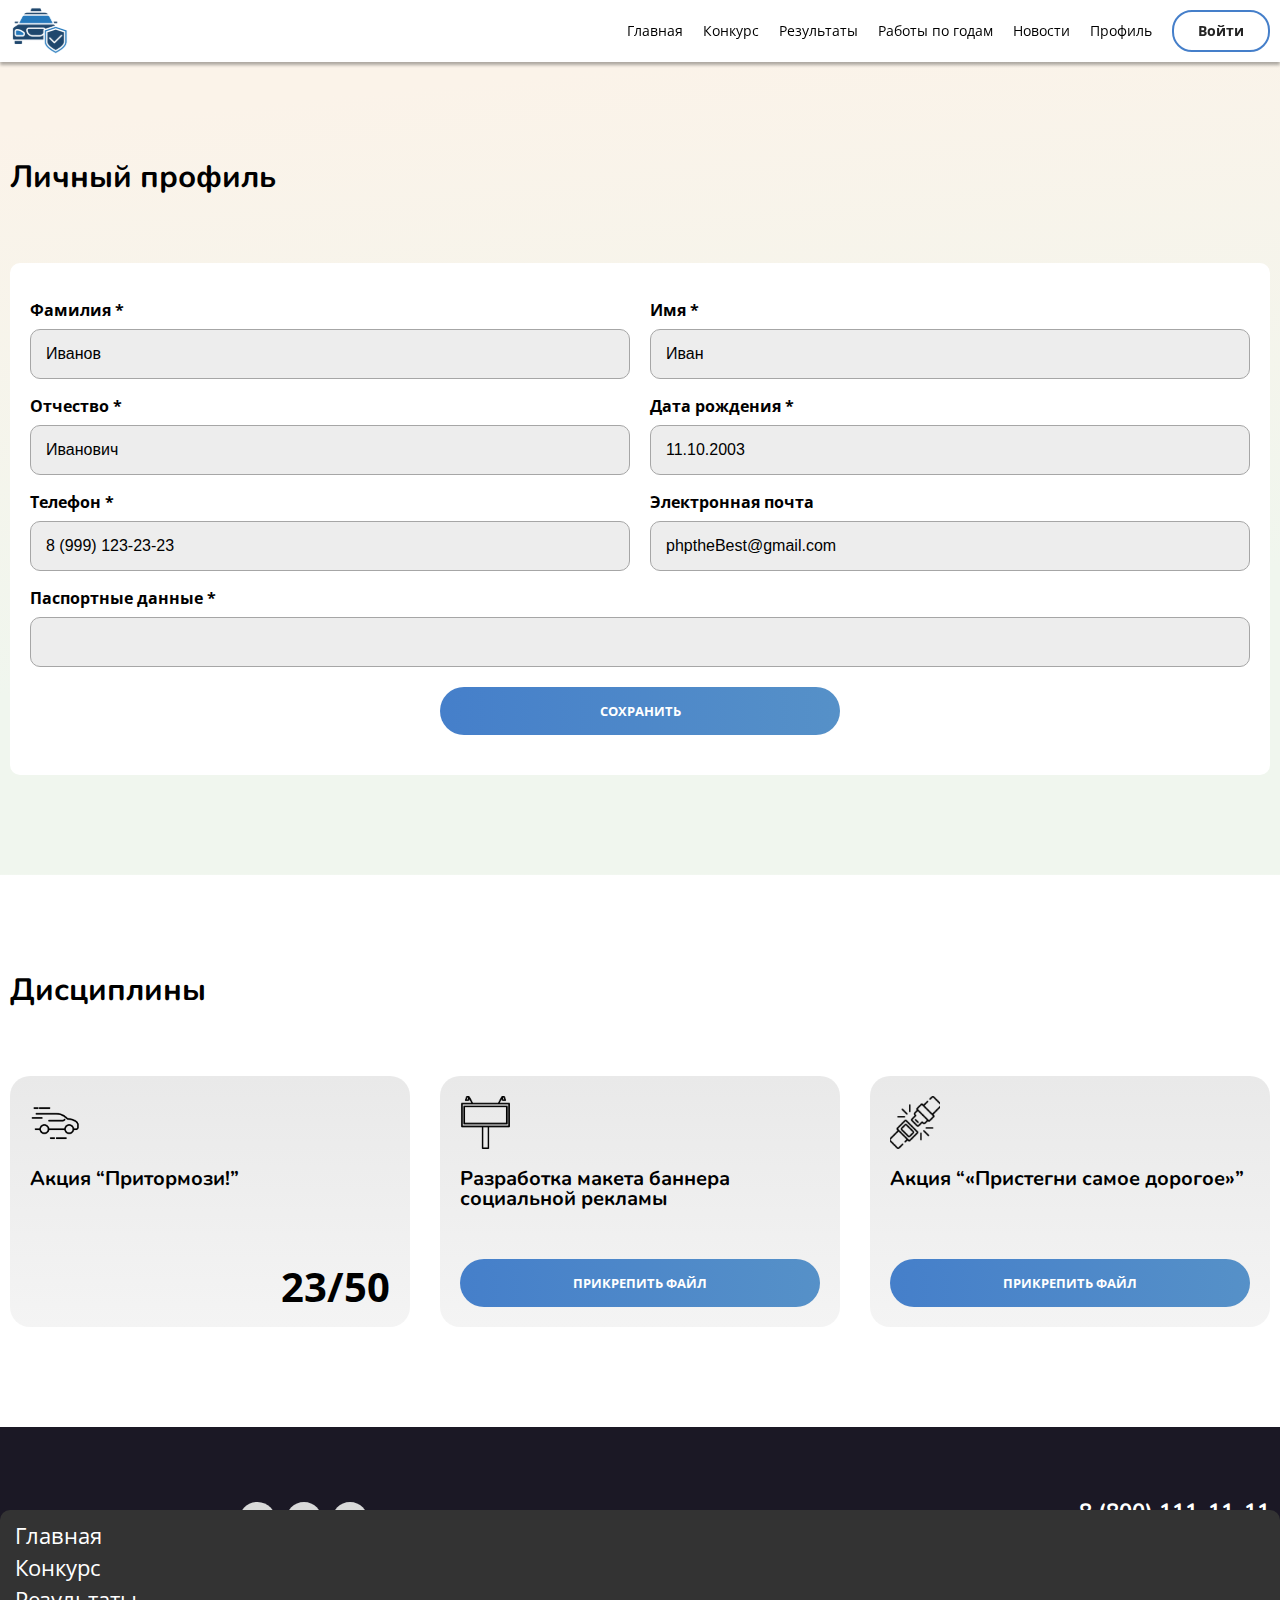
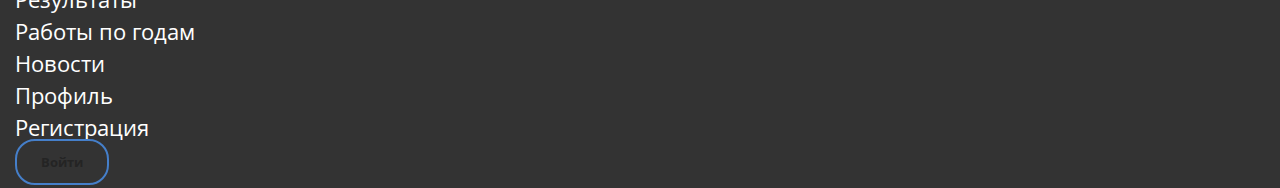
<file: profile.html>
<!DOCTYPE html>
<html lang="ru">
  <head>
    <meta charset="UTF-8" />
    <meta name="viewport" content="width=device-width, initial-scale=1.0" />
    <link rel="stylesheet" href="css/style.css" />
    <link rel="stylesheet" href="css/form.css">
    <link rel="stylesheet" href="css/null.css" />
    <link rel="stylesheet" href="css/profile.css">
    <title>Авторизация</title>
  </head>
  <body>
    <div class="wrapper">
      <header class="header">
        <div class="__container header_block">
            <a href="index.html" class="logo"><svg xmlns="http://www.w3.org/2000/svg" xmlns:xlink="http://www.w3.org/1999/xlink" width="60" height="60" viewBox="0 0 60 60" fill="none">
              <rect width="60" height="60" fill="url(#pattern0_3_5)"/>
              <defs>
              <pattern id="pattern0_3_5" patternContentUnits="objectBoundingBox" width="1" height="1">
              <use xlink:href="#image0_3_5" transform="scale(0.00195312)"/>
              </pattern>
                <image id="image0_3_5" width="512" height="512" xlink:href="[data-uri]"/>
              </defs>
              </svg></a>
          <div class="menu">
            <nav class="menu">
              <a href="index.html">Главная</a>
              <a href="concurs.html">Конкурс</a>
              <a href="results.html">Результаты</a>
              <a href="workYears.html">Работы по годам</a>
              <a href="news.html">Новости</a>
              <a href="profile.html">Профиль</a>
            </nav>
            <a href="auth.html" class="btn btn_white">Войти</a>
          </div>

          <!-- бургер -->
          <div class="burger_block">
            <svg onclick="toggleMenu()" class="ham hamRotate ham8 header_top_burger" viewBox="0 0 100 100" width="50">
              <path class="line top"
                d="m 30,33 h 40 c 3.722839,0 7.5,3.126468 7.5,8.578427 0,5.451959 -2.727029,8.421573 -7.5,8.421573 h -20" />
              <path class="line middle" d="m 30,50 h 40" />
              <path class="line bottom"
                d="m 70,67 h -40 c 0,0 -7.5,-0.802118 -7.5,-8.365747 0,-7.563629 7.5,-8.634253 7.5,-8.634253 h 20" />
            </svg>
          </div>
          <div id="header_top_burger_menu" class="header_top_burger_menu">
            <div class="burger_menu">
              <nav class="header_bottom_menu">
                <a href="auth.html">Главная</a>
                <a href="concurs.html">Конкурс</a>
                <a href="results.html">Результаты</a>
                <a href="workYears.html">Работы по годам</a>
                <a href="news.html">Новости</a>
                <a href="profile.html">Профиль</a>
                <a href="register.html">Регистрация</a>
              </nav>
              <button class="btn btn_white">Войти</button>
            </div>
          </div>
          </div>
      </header>

      <main>
        <section class="gradient_fon">
          <div class="__container">
            <h2 class="title_section">Личный профиль</h2>
            <form action="" class="auth_block__form">
              <div class="poles">
                <div class="form_pole">
                  <label for="">Фамилия *</label>
                  <input type="text" value="Иванов" class="btn_form">
                </div>
                <div class="form_pole">
                  <label for="">Имя *</label>
                  <input type="text" value="Иван" class="btn_form">
                </div>
              </div>
              <div class="poles">
                <div class="form_pole">
                  <label for="">Отчество *</label>
                  <input type="text" value="Иванович" class="btn_form">
                </div>
                <div class="form_pole">
                  <label for="">Дата рождения *</label>
                  <input type="text" value="11.10.2003" class="btn_form">
                </div>
              </div>
              <div class="poles">
                <div class="form_pole">
                  <div class="messages">
                    <label for="">Телефон *</label>
                  </div>
                  <input type="tel" value="8 (999) 123-23-23" class="btn_form">
                </div>
                <div class="form_pole">
                  <label for="">Электронная почта</label>
                  <input type="email" value="phptheBest@gmail.com" class="btn_form">
                </div>
              </div>
              <div class="form_pole">
                <label for="">Паспортные данные *</label>
                <input type="text" class="btn_form">
              </div>
              <div class="form_btns_block">
                <button type="submit" class="btn btn_green max-width_btn">Сохранить</button>
              </div>
            </form>
          </div>
        </section>

        <div class="main_blocks">
          <section>
            <div class="__container">
              <h2 class="title_section">Дисциплины</h2>
              <div class="discipline_section">
                <div class="discipline_block">
                  <div class="discipline_block__logo">
                    <img src="img/disciplines/free-icon-car-7757248 1.png" class="img" alt="Лого дисциплины">
                  </div>
                  <div class="discipline_block__title">
                    <h4>Акция “Притормози!”</h4>
                  </div>
                  <div class="discipline_block__bottom">
                    <p><span class="result_concurs">23/50</span></p>
                  </div>
                </div>
                <div class="discipline_block">
                  <div class="discipline_block__logo">
                    <img src="img/disciplines/free-icon-road-banner-79877 1.png" class="img" alt="Лого дисциплины">
                  </div>
                  <div class="discipline_block__title">
                    <h4>Разработка макета баннера социальной рекламы</h4>
                  </div>
                  <div class="discipline_block__bottom">
                    <button type="submit" class="btn btn_green max-width_btn">Прикрепить файл</button>
                  </div>
                </div>
                <div class="discipline_block">
                  <div class="discipline_block__logo">
                    <img src="img/disciplines/free-icon-road-banner-79877 1 (1).png" class="img" alt="Лого дисциплины">
                  </div>
                  <div class="discipline_block__title">
                    <h4>Акция “«Пристегни самое дорогое»”</h4>
                  </div>
                  <div class="discipline_block__bottom">
                    <button type="submit" class="btn btn_green max-width_btn">Прикрепить файл</button>
                  </div>
                </div>
              </div>
            </div>
          </section>
        </div>
      </main>

      <footer class="footer">
        <div class="__container">
          <div class="footer_blocks">
              <div class="footer_block_line">
                <div class="footer_block_top_left">
                  <h3>Мы всегда на связи</h3>
                  <div class="footer_block_top_left__imgs">
                    <button>
                      <svg xmlns="http://www.w3.org/2000/svg" width="37" height="37" viewBox="0 0 37 37" fill="none">
                        <g clip-path="url(#clip0_29_26)">
                        <path d="M18.5 37C28.7173 37 37 28.7173 37 18.5C37 8.28273 28.7173 0 18.5 0C8.28273 0 0 8.28273 0 18.5C0 28.7173 8.28273 37 18.5 37Z" fill="#D9D9D9"/>
                        <path fill-rule="evenodd" clip-rule="evenodd" d="M29.2768 12.8508C29.4538 12.3362 29.2768 11.962 28.4935 11.962H25.8891C25.2321 11.962 24.9288 12.2896 24.7517 12.64C24.7517 12.64 23.4119 15.633 21.541 17.5733C20.9344 18.1345 20.6564 18.3216 20.3277 18.3216C20.1506 18.3216 19.9228 18.1345 19.9228 17.6204V12.8266C19.9228 12.2188 19.7209 11.9382 19.1644 11.9382H15.0686C14.6637 11.9382 14.4111 12.2188 14.4111 12.4994C14.4111 13.0839 15.3465 13.2244 15.4475 14.861V18.4169C15.4475 19.1884 15.2983 19.3295 14.9671 19.3295C14.0824 19.3295 11.9335 16.3132 10.6445 12.8764C10.3938 12.1956 10.1392 11.9382 9.48175 11.9382H6.85246C6.09406 11.9382 5.96774 12.2654 5.96774 12.6163C5.96774 13.2477 6.85246 16.4273 10.0885 20.6357C12.2373 23.51 15.2963 25.0549 18.0519 25.0549C19.7209 25.0549 19.9228 24.7041 19.9228 24.1196V21.9452C19.9228 21.2439 20.0745 21.1271 20.6057 21.1271C20.9846 21.1271 21.6674 21.3137 23.2096 22.6934C24.9791 24.3299 25.2823 25.0781 26.2686 25.0781H28.8724C29.6309 25.0781 29.9849 24.7273 29.7825 24.0493C29.5552 23.3714 28.6954 22.3895 27.5829 21.2206C26.9762 20.5664 26.0661 19.8414 25.7882 19.4905C25.4092 19.0229 25.5102 18.8359 25.7882 18.4151C25.7627 18.4151 28.9486 14.2532 29.2768 12.8489" fill="#14063B"/>
                        </g>
                        <defs>
                        <clipPath id="clip0_29_26">
                        <rect width="37" height="37" fill="white"/>
                        </clipPath>
                        </defs>
                      </svg>
                    </button>
                    <button>
                      <svg xmlns="http://www.w3.org/2000/svg" width="36" height="36" viewBox="0 0 36 36" fill="none">
                        <g clip-path="url(#clip0_29_29)">
                        <path d="M18 36C27.9411 36 36 27.9411 36 18C36 8.05887 27.9411 0 18 0C8.05887 0 0 8.05887 0 18C0 27.9411 8.05887 36 18 36Z" fill="#D9D9D9"/>
                        <path d="M26.4513 10.6295C26.3485 10.5425 26.2233 10.4847 26.0894 10.4622C25.9557 10.4397 25.818 10.4534 25.6915 10.5019L8.88108 16.9491C8.64285 17.0399 8.44114 17.2041 8.30635 17.417C8.17156 17.6298 8.11098 17.8797 8.13371 18.1293C8.15645 18.3789 8.26128 18.6144 8.43242 18.8004C8.60357 18.9864 8.83176 19.113 9.08265 19.161L13.4383 19.9991V24.7588C13.4374 25.018 13.516 25.2715 13.664 25.4864C13.8118 25.7014 14.0222 25.8679 14.2677 25.9643C14.513 26.0624 14.7826 26.086 15.0416 26.0319C15.3007 25.9778 15.5371 25.8486 15.7202 25.6611L17.8205 23.5264L21.1526 26.3846C21.3929 26.5935 21.703 26.7091 22.0243 26.7097C22.1651 26.7096 22.305 26.6879 22.439 26.6455C22.6579 26.5775 22.8549 26.4544 23.0102 26.2884C23.1655 26.1226 23.2738 25.9197 23.3242 25.7001L26.691 11.3457C26.7212 11.2163 26.7147 11.0812 26.6725 10.955C26.6302 10.8289 26.5538 10.7164 26.4513 10.6295ZM21.3798 13.556L13.9484 18.7716L9.83417 17.9807L21.3798 13.556ZM14.7655 24.7588V20.8991L16.8218 22.6663L14.7655 24.7588ZM22.026 25.4091L15.1677 19.5154L25.0387 12.5822L22.026 25.4091Z" fill="#14063B"/>
                        </g>
                        <defs>
                        <clipPath id="clip0_29_29">
                        <rect width="36" height="36" fill="white"/>
                        </clipPath>
                        </defs>
                    </svg>
                    </button>
                    <button>
                      <svg xmlns="http://www.w3.org/2000/svg" width="36" height="36" viewBox="0 0 36 36" fill="none">
                        <g clip-path="url(#clip0_29_29)">
                        <path d="M18 36C27.9411 36 36 27.9411 36 18C36 8.05887 27.9411 0 18 0C8.05887 0 0 8.05887 0 18C0 27.9411 8.05887 36 18 36Z" fill="#D9D9D9"/>
                        <path d="M26.4513 10.6295C26.3485 10.5425 26.2233 10.4847 26.0894 10.4622C25.9557 10.4397 25.818 10.4534 25.6915 10.5019L8.88108 16.9491C8.64285 17.0399 8.44114 17.2041 8.30635 17.417C8.17156 17.6298 8.11098 17.8797 8.13371 18.1293C8.15645 18.3789 8.26128 18.6144 8.43242 18.8004C8.60357 18.9864 8.83176 19.113 9.08265 19.161L13.4383 19.9991V24.7588C13.4374 25.018 13.516 25.2715 13.664 25.4864C13.8118 25.7014 14.0222 25.8679 14.2677 25.9643C14.513 26.0624 14.7826 26.086 15.0416 26.0319C15.3007 25.9778 15.5371 25.8486 15.7202 25.6611L17.8205 23.5264L21.1526 26.3846C21.3929 26.5935 21.703 26.7091 22.0243 26.7097C22.1651 26.7096 22.305 26.6879 22.439 26.6455C22.6579 26.5775 22.8549 26.4544 23.0102 26.2884C23.1655 26.1226 23.2738 25.9197 23.3242 25.7001L26.691 11.3457C26.7212 11.2163 26.7147 11.0812 26.6725 10.955C26.6302 10.8289 26.5538 10.7164 26.4513 10.6295ZM21.3798 13.556L13.9484 18.7716L9.83417 17.9807L21.3798 13.556ZM14.7655 24.7588V20.8991L16.8218 22.6663L14.7655 24.7588ZM22.026 25.4091L15.1677 19.5154L25.0387 12.5822L22.026 25.4091Z" fill="#14063B"/>
                        </g>
                        <defs>
                        <clipPath id="clip0_29_29">
                        <rect width="36" height="36" fill="white"/>
                        </clipPath>
                        </defs>
                    </svg>
                    </button>
                  </div>
                </div>
                <div>
                  <h3>8 (800) 111-11-11</h3>
                </div>
              </div>
              <nav class="footer_block_medium">
                  <div class="footer_block_medium__column">
                    <a href="">Главная</a>
                    <a href="">Конкурс</a>
                    <a href="">Результаты</a>
                  </div>
                  <div class="footer_block_medium__column">
                    <a href="">Работы по годам</a>
                    <a href="">Новости</a>
                    <a href="">Личный кабинет</a>
                  </div>
              </nav>
              <div class="footer_block_line">
                  <div class="footer_block_gap_5">
                    <a href="" class="little underline">Пользовательское соглашение</a>
                    <p class="little">© YPKhpk 2023 Политика конфиденциальности</p>
                  </div>
                  <div>
                    <p class="little">Разработка дизайна: <a href="">Khpk Khakassia</a></p>
                  </div>
              </div>
          </div>
        </div>
      </footer>
    </div>

    <script src="js/slider.js"></script>
    <script src="js/burger.js"></script>
    <script src="js/accordion.js"></script>
  </body>
</html>
</file>
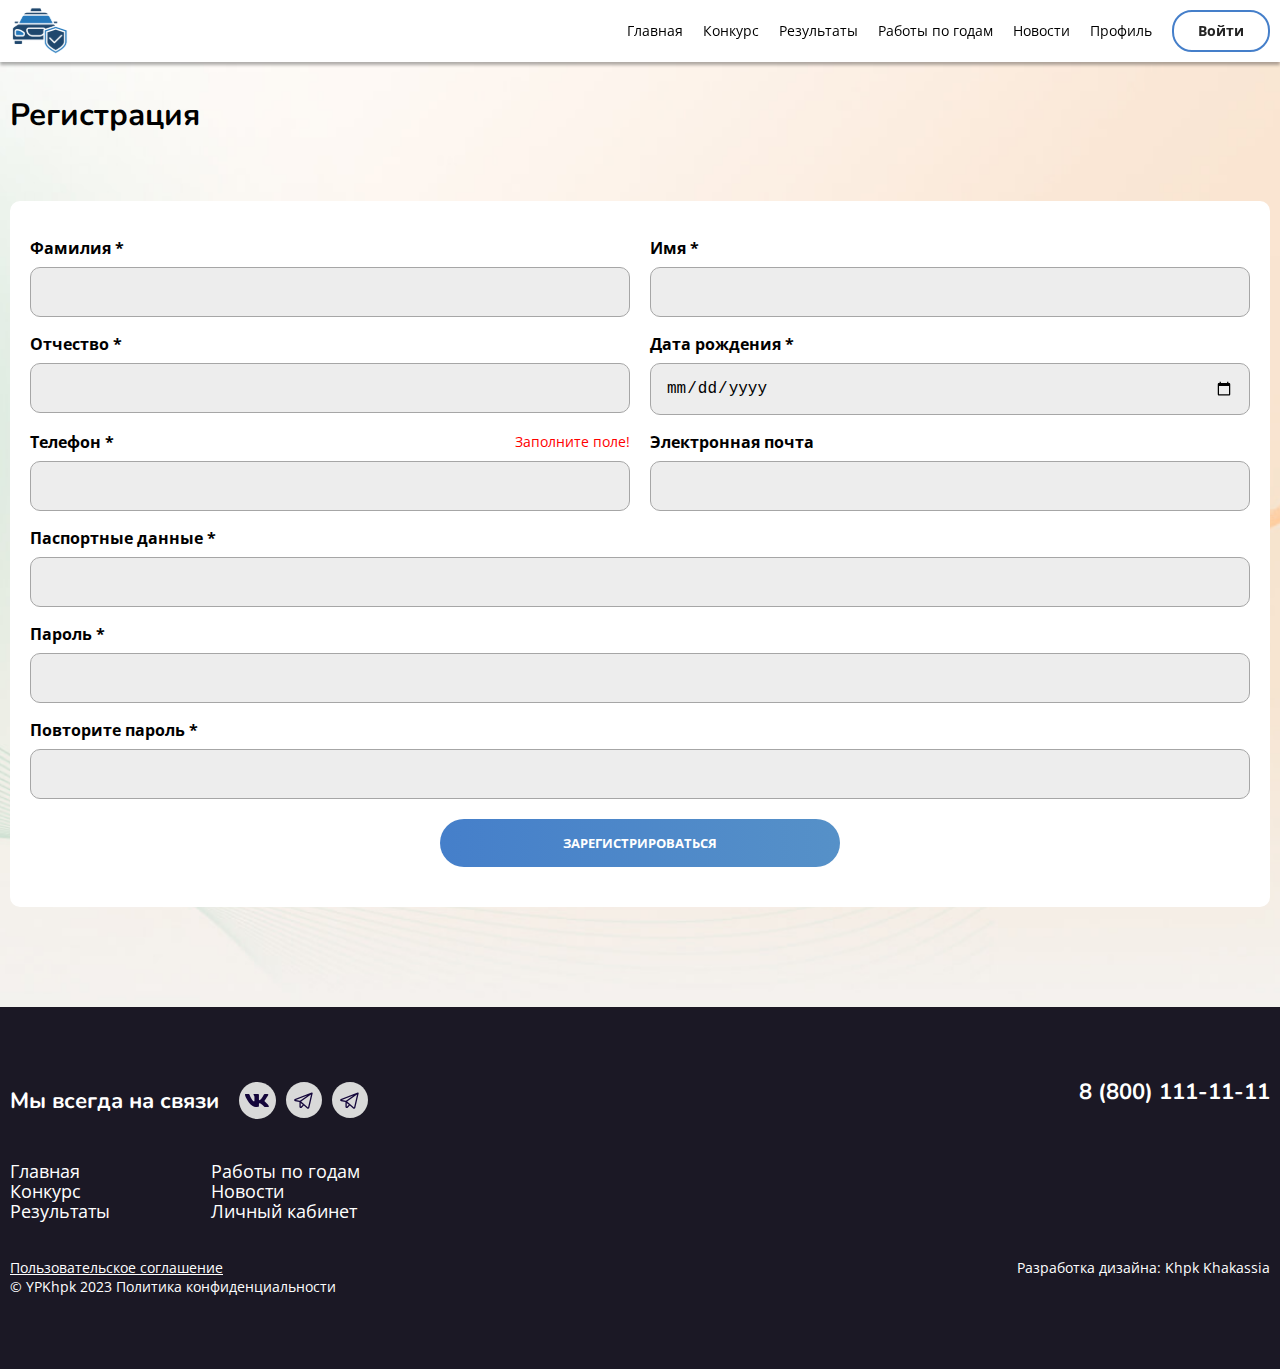
<file: register.html>
<!DOCTYPE html>
<html lang="ru">
  <head>
    <meta charset="UTF-8" />
    <meta name="viewport" content="width=device-width, initial-scale=1.0" />
    <link rel="stylesheet" href="css/style.css" />
    <link rel="stylesheet" href="css/form.css">
    <link rel="stylesheet" href="css/null.css" />
    <title>Авторизация</title>
  </head>
  <body>
    <div class="wrapper">
      <header class="header">
        <div class="__container header_block">
            <a href="index.html" class="logo"><svg xmlns="http://www.w3.org/2000/svg" xmlns:xlink="http://www.w3.org/1999/xlink" width="60" height="60" viewBox="0 0 60 60" fill="none">
              <rect width="60" height="60" fill="url(#pattern0_3_5)"/>
              <defs>
              <pattern id="pattern0_3_5" patternContentUnits="objectBoundingBox" width="1" height="1">
              <use xlink:href="#image0_3_5" transform="scale(0.00195312)"/>
              </pattern>
                <image id="image0_3_5" width="512" height="512" xlink:href="[data-uri]"/>
              </defs>
              </svg></a>
          <div class="menu">
            <nav class="menu">
              <a href="index.html">Главная</a>
              <a href="concurs.html">Конкурс</a>
              <a href="results.html">Результаты</a>
              <a href="workYears.html">Работы по годам</a>
              <a href="news.html">Новости</a>
              <a href="profile.html">Профиль</a>
            </nav>
            <a href="auth.html" class="btn btn_white">Войти</a>
          </div>

          <!-- бургер -->
          <div class="burger_block">
            <svg onclick="toggleMenu()" class="ham hamRotate ham8 header_top_burger" viewBox="0 0 100 100" width="50">
              <path class="line top"
                d="m 30,33 h 40 c 3.722839,0 7.5,3.126468 7.5,8.578427 0,5.451959 -2.727029,8.421573 -7.5,8.421573 h -20" />
              <path class="line middle" d="m 30,50 h 40" />
              <path class="line bottom"
                d="m 70,67 h -40 c 0,0 -7.5,-0.802118 -7.5,-8.365747 0,-7.563629 7.5,-8.634253 7.5,-8.634253 h 20" />
            </svg>
          </div>
          <div id="header_top_burger_menu" class="header_top_burger_menu">
            <div class="burger_menu">
              <nav class="header_bottom_menu">
                <a href="auth.html">Главная</a>
                <a href="concurs.html">Конкурс</a>
                <a href="results.html">Результаты</a>
                <a href="workYears.html">Работы по годам</a>
                <a href="news.html">Новости</a>
                <a href="profile.html">Профиль</a>
                <a href="register.html">Регистрация</a>
              </nav>
              <button class="btn btn_white">Войти</button>
            </div>
          </div>
          </div>
      </header>

      <main class="form_form">
        <section>
          <div class="__container">
            <h2 class="title_section">Регистрация</h2>
            <form action="" class="auth_block__form" onsubmit="return validateFormReg()">
              <div class="poles">
                  <div class="form_pole">
                      <label for="surname">Фамилия *</label>
                      <input type="text" id="surname" class="btn_form" required>
                  </div>
                  <div class="form_pole">
                      <label for="name">Имя *</label>
                      <input type="text" id="name" class="btn_form" required>
                  </div>
              </div>
              <div class="poles">
                  <div class="form_pole">
                      <label for="patronymic">Отчество *</label>
                      <input type="text" id="patronymic" class="btn_form" required>
                  </div>
                  <div class="form_pole">
                      <label for="birthdate">Дата рождения *</label>
                      <input type="date" id="birthdate" class="btn_form" required>
                  </div>
              </div>
              <div class="poles">
                  <div class="form_pole">
                      <div class="messages">
                          <label for="phone">Телефон *</label>
                          <p class="little error" id="phoneError">Заполните поле!</p>
                      </div>
                      <input type="tel" id="phone" class="btn_form" required>
                  </div>
                  <div class="form_pole">
                      <label for="email">Электронная почта</label>
                      <input type="email" id="email" class="btn_form">
                  </div>
              </div>
              <div class="form_pole">
                  <label for="passport">Паспортные данные *</label>
                  <input type="text" id="passport" class="btn_form" required>
              </div>
              <div class="form_pole">
                  <label for="password">Пароль *</label>
                  <input type="password" id="password" class="btn_form" minlength="8" required>
              </div>
              <div class="form_pole">
                  <label for="confirmPassword">Повторите пароль *</label>
                  <input type="password" id="confirmPassword" class="btn_form" minlength="8" required>
              </div>
              <div class="form_btns_block">
                  <button type="submit" class="btn btn_green max-width_btn">Зарегистрироваться</button>
              </div>
          </form> 
          </div>
        </section>
      </main>

      <footer class="footer">
        <div class="__container">
          <div class="footer_blocks">
              <div class="footer_block_line">
                <div class="footer_block_top_left">
                  <h3>Мы всегда на связи</h3>
                  <div class="footer_block_top_left__imgs">
                    <button>
                      <svg xmlns="http://www.w3.org/2000/svg" width="37" height="37" viewBox="0 0 37 37" fill="none">
                        <g clip-path="url(#clip0_29_26)">
                        <path d="M18.5 37C28.7173 37 37 28.7173 37 18.5C37 8.28273 28.7173 0 18.5 0C8.28273 0 0 8.28273 0 18.5C0 28.7173 8.28273 37 18.5 37Z" fill="#D9D9D9"/>
                        <path fill-rule="evenodd" clip-rule="evenodd" d="M29.2768 12.8508C29.4538 12.3362 29.2768 11.962 28.4935 11.962H25.8891C25.2321 11.962 24.9288 12.2896 24.7517 12.64C24.7517 12.64 23.4119 15.633 21.541 17.5733C20.9344 18.1345 20.6564 18.3216 20.3277 18.3216C20.1506 18.3216 19.9228 18.1345 19.9228 17.6204V12.8266C19.9228 12.2188 19.7209 11.9382 19.1644 11.9382H15.0686C14.6637 11.9382 14.4111 12.2188 14.4111 12.4994C14.4111 13.0839 15.3465 13.2244 15.4475 14.861V18.4169C15.4475 19.1884 15.2983 19.3295 14.9671 19.3295C14.0824 19.3295 11.9335 16.3132 10.6445 12.8764C10.3938 12.1956 10.1392 11.9382 9.48175 11.9382H6.85246C6.09406 11.9382 5.96774 12.2654 5.96774 12.6163C5.96774 13.2477 6.85246 16.4273 10.0885 20.6357C12.2373 23.51 15.2963 25.0549 18.0519 25.0549C19.7209 25.0549 19.9228 24.7041 19.9228 24.1196V21.9452C19.9228 21.2439 20.0745 21.1271 20.6057 21.1271C20.9846 21.1271 21.6674 21.3137 23.2096 22.6934C24.9791 24.3299 25.2823 25.0781 26.2686 25.0781H28.8724C29.6309 25.0781 29.9849 24.7273 29.7825 24.0493C29.5552 23.3714 28.6954 22.3895 27.5829 21.2206C26.9762 20.5664 26.0661 19.8414 25.7882 19.4905C25.4092 19.0229 25.5102 18.8359 25.7882 18.4151C25.7627 18.4151 28.9486 14.2532 29.2768 12.8489" fill="#14063B"/>
                        </g>
                        <defs>
                        <clipPath id="clip0_29_26">
                        <rect width="37" height="37" fill="white"/>
                        </clipPath>
                        </defs>
                      </svg>
                    </button>
                    <button>
                      <svg xmlns="http://www.w3.org/2000/svg" width="36" height="36" viewBox="0 0 36 36" fill="none">
                        <g clip-path="url(#clip0_29_29)">
                        <path d="M18 36C27.9411 36 36 27.9411 36 18C36 8.05887 27.9411 0 18 0C8.05887 0 0 8.05887 0 18C0 27.9411 8.05887 36 18 36Z" fill="#D9D9D9"/>
                        <path d="M26.4513 10.6295C26.3485 10.5425 26.2233 10.4847 26.0894 10.4622C25.9557 10.4397 25.818 10.4534 25.6915 10.5019L8.88108 16.9491C8.64285 17.0399 8.44114 17.2041 8.30635 17.417C8.17156 17.6298 8.11098 17.8797 8.13371 18.1293C8.15645 18.3789 8.26128 18.6144 8.43242 18.8004C8.60357 18.9864 8.83176 19.113 9.08265 19.161L13.4383 19.9991V24.7588C13.4374 25.018 13.516 25.2715 13.664 25.4864C13.8118 25.7014 14.0222 25.8679 14.2677 25.9643C14.513 26.0624 14.7826 26.086 15.0416 26.0319C15.3007 25.9778 15.5371 25.8486 15.7202 25.6611L17.8205 23.5264L21.1526 26.3846C21.3929 26.5935 21.703 26.7091 22.0243 26.7097C22.1651 26.7096 22.305 26.6879 22.439 26.6455C22.6579 26.5775 22.8549 26.4544 23.0102 26.2884C23.1655 26.1226 23.2738 25.9197 23.3242 25.7001L26.691 11.3457C26.7212 11.2163 26.7147 11.0812 26.6725 10.955C26.6302 10.8289 26.5538 10.7164 26.4513 10.6295ZM21.3798 13.556L13.9484 18.7716L9.83417 17.9807L21.3798 13.556ZM14.7655 24.7588V20.8991L16.8218 22.6663L14.7655 24.7588ZM22.026 25.4091L15.1677 19.5154L25.0387 12.5822L22.026 25.4091Z" fill="#14063B"/>
                        </g>
                        <defs>
                        <clipPath id="clip0_29_29">
                        <rect width="36" height="36" fill="white"/>
                        </clipPath>
                        </defs>
                    </svg>
                    </button>
                    <button>
                      <svg xmlns="http://www.w3.org/2000/svg" width="36" height="36" viewBox="0 0 36 36" fill="none">
                        <g clip-path="url(#clip0_29_29)">
                        <path d="M18 36C27.9411 36 36 27.9411 36 18C36 8.05887 27.9411 0 18 0C8.05887 0 0 8.05887 0 18C0 27.9411 8.05887 36 18 36Z" fill="#D9D9D9"/>
                        <path d="M26.4513 10.6295C26.3485 10.5425 26.2233 10.4847 26.0894 10.4622C25.9557 10.4397 25.818 10.4534 25.6915 10.5019L8.88108 16.9491C8.64285 17.0399 8.44114 17.2041 8.30635 17.417C8.17156 17.6298 8.11098 17.8797 8.13371 18.1293C8.15645 18.3789 8.26128 18.6144 8.43242 18.8004C8.60357 18.9864 8.83176 19.113 9.08265 19.161L13.4383 19.9991V24.7588C13.4374 25.018 13.516 25.2715 13.664 25.4864C13.8118 25.7014 14.0222 25.8679 14.2677 25.9643C14.513 26.0624 14.7826 26.086 15.0416 26.0319C15.3007 25.9778 15.5371 25.8486 15.7202 25.6611L17.8205 23.5264L21.1526 26.3846C21.3929 26.5935 21.703 26.7091 22.0243 26.7097C22.1651 26.7096 22.305 26.6879 22.439 26.6455C22.6579 26.5775 22.8549 26.4544 23.0102 26.2884C23.1655 26.1226 23.2738 25.9197 23.3242 25.7001L26.691 11.3457C26.7212 11.2163 26.7147 11.0812 26.6725 10.955C26.6302 10.8289 26.5538 10.7164 26.4513 10.6295ZM21.3798 13.556L13.9484 18.7716L9.83417 17.9807L21.3798 13.556ZM14.7655 24.7588V20.8991L16.8218 22.6663L14.7655 24.7588ZM22.026 25.4091L15.1677 19.5154L25.0387 12.5822L22.026 25.4091Z" fill="#14063B"/>
                        </g>
                        <defs>
                        <clipPath id="clip0_29_29">
                        <rect width="36" height="36" fill="white"/>
                        </clipPath>
                        </defs>
                    </svg>
                    </button>
                  </div>
                </div>
                <div>
                  <h3>8 (800) 111-11-11</h3>
                </div>
              </div>
              <nav class="footer_block_medium">
                  <div class="footer_block_medium__column">
                    <a href="">Главная</a>
                    <a href="">Конкурс</a>
                    <a href="">Результаты</a>
                  </div>
                  <div class="footer_block_medium__column">
                    <a href="">Работы по годам</a>
                    <a href="">Новости</a>
                    <a href="">Личный кабинет</a>
                  </div>
              </nav>
              <div class="footer_block_line">
                  <div class="footer_block_gap_5">
                    <a href="" class="little underline">Пользовательское соглашение</a>
                    <p class="little">© YPKhpk 2023 Политика конфиденциальности</p>
                  </div>
                  <div>
                    <p class="little">Разработка дизайна: <a href="">Khpk Khakassia</a></p>
                  </div>
              </div>
          </div>
        </div>
      </footer>
    </div>

    <script src="js/slider.js"></script>
    <script src="js/burger.js"></script>
    <script src="js/accordion.js"></script>
    <script src="js/validator.js"></script>
  </body>
</html>
</file>
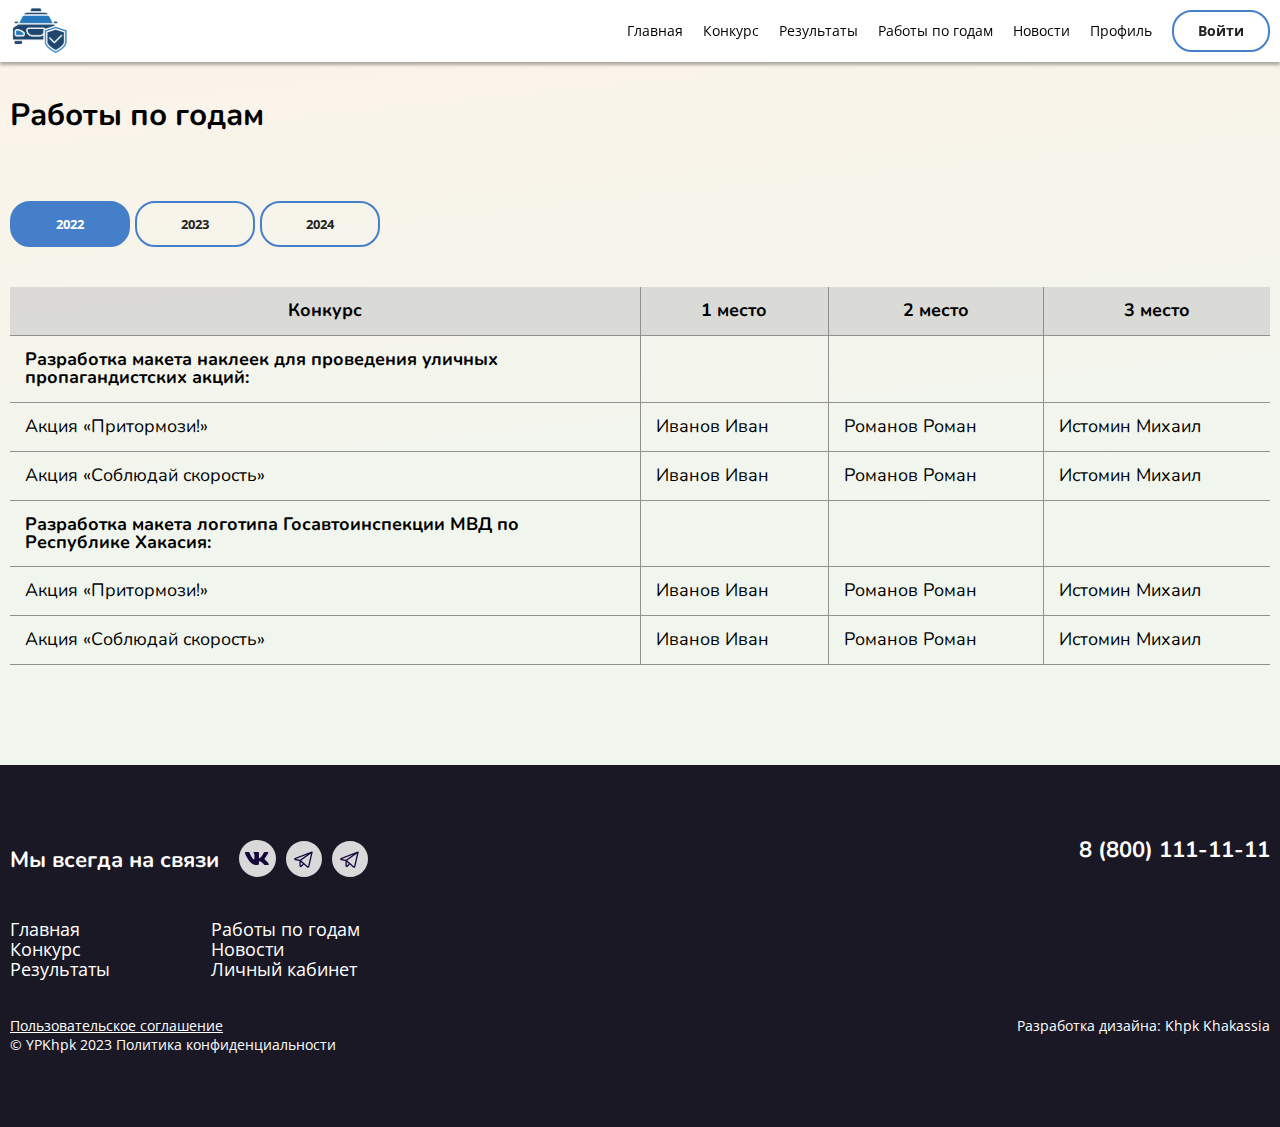
<file: results.html>
<!DOCTYPE html>
<html lang="ru">
  <head>
    <meta charset="UTF-8" />
    <meta name="viewport" content="width=device-width, initial-scale=1.0" />
    <link rel="stylesheet" href="css/style.css" />
    <link rel="stylesheet" href="css/null.css" />
    <link rel="stylesheet" href="css/result.css">
    <link rel="stylesheet" href="css/workYears.css">
    <title>Авторизация</title>
  </head>
  <body>
    <div class="wrapper">
      <header class="header">
        <div class="__container header_block">
            <a href="index.html" class="logo"><svg xmlns="http://www.w3.org/2000/svg" xmlns:xlink="http://www.w3.org/1999/xlink" width="60" height="60" viewBox="0 0 60 60" fill="none">
              <rect width="60" height="60" fill="url(#pattern0_3_5)"/>
              <defs>
              <pattern id="pattern0_3_5" patternContentUnits="objectBoundingBox" width="1" height="1">
              <use xlink:href="#image0_3_5" transform="scale(0.00195312)"/>
              </pattern>
                <image id="image0_3_5" width="512" height="512" xlink:href="[data-uri]"/>
              </defs>
              </svg></a>
          <div class="menu">
            <nav class="menu">
              <a href="index.html">Главная</a>
              <a href="concurs.html">Конкурс</a>
              <a href="results.html">Результаты</a>
              <a href="workYears.html">Работы по годам</a>
              <a href="news.html">Новости</a>
              <a href="profile.html">Профиль</a>
            </nav>
            <a href="auth.html" class="btn btn_white">Войти</a>
          </div>

          <!-- бургер -->
          <div class="burger_block">
            <svg onclick="toggleMenu()" class="ham hamRotate ham8 header_top_burger" viewBox="0 0 100 100" width="50">
              <path class="line top"
                d="m 30,33 h 40 c 3.722839,0 7.5,3.126468 7.5,8.578427 0,5.451959 -2.727029,8.421573 -7.5,8.421573 h -20" />
              <path class="line middle" d="m 30,50 h 40" />
              <path class="line bottom"
                d="m 70,67 h -40 c 0,0 -7.5,-0.802118 -7.5,-8.365747 0,-7.563629 7.5,-8.634253 7.5,-8.634253 h 20" />
            </svg>
          </div>
          <div id="header_top_burger_menu" class="header_top_burger_menu">
            <div class="burger_menu">
              <nav class="header_bottom_menu">
                <a href="auth.html">Главная</a>
                <a href="concurs.html">Конкурс</a>
                <a href="results.html">Результаты</a>
                <a href="workYears.html">Работы по годам</a>
                <a href="news.html">Новости</a>
                <a href="profile.html">Профиль</a>
                <a href="register.html">Регистрация</a>
              </nav>
              <button class="btn btn_white">Войти</button>
            </div>
          </div>
          </div>
      </header>

      <main class="gradient_fon">
        <section>
          <div class="__container">
            <h2 class="title_section">Работы по годам</h2>
            
            <div class="years_block__btns">
              <button class="btn btn_white year_btn year_btn__active">2022</button>
              <button class="btn btn_white year_btn">2023</button>
              <button class="btn btn_white year_btn">2024</button>
            </div>

              <table class="table_result">
                <thead>
                  <tr class="result_title">
                    <th>Конкурс</th>
                    <th>1 место</th>
                    <th>2 место</th>
                    <th>3 место</th>
                  </tr>
                </thead>
                <tbody>
                  <tr>
                    <td class="bold_p">Разработка макета наклеек для проведения уличных пропагандистских акций:</td>
                    <td></td>
                    <td></td>
                    <td></td>
                  </tr>
                  <tr>
                    <td>Акция «Притормози!»</td>
                    <td>Иванов Иван</td>
                    <td>Романов Роман</td>
                    <td>Истомин Михаил</td>
                  </tr>
                  <tr>
                    <td>Акция «Соблюдай скорость»</td>
                    <td>Иванов Иван</td>
                    <td>Романов Роман</td>
                    <td>Истомин Михаил</td>
                  </tr>
                  <tr>
                    <td class="bold_p">Разработка макета логотипа Госавтоинспекции МВД по Республике Хакасия:</td>
                    <td></td>
                    <td></td>
                    <td></td>
                  </tr>
                  <tr>
                    <td>Акция «Притормози!»</td>
                    <td>Иванов Иван</td>
                    <td>Романов Роман</td>
                    <td>Истомин Михаил</td>
                  </tr>
                  <tr>
                    <td>Акция «Соблюдай скорость»</td>
                    <td>Иванов Иван</td>
                    <td>Романов Роман</td>
                    <td>Истомин Михаил</td>
                  </tr>
                </tbody>
              </table>
          </div>
        </section>
      </main>

      <footer class="footer">
        <div class="__container">
          <div class="footer_blocks">
              <div class="footer_block_line">
                <div class="footer_block_top_left">
                  <h3>Мы всегда на связи</h3>
                  <div class="footer_block_top_left__imgs">
                    <button>
                      <svg xmlns="http://www.w3.org/2000/svg" width="37" height="37" viewBox="0 0 37 37" fill="none">
                        <g clip-path="url(#clip0_29_26)">
                        <path d="M18.5 37C28.7173 37 37 28.7173 37 18.5C37 8.28273 28.7173 0 18.5 0C8.28273 0 0 8.28273 0 18.5C0 28.7173 8.28273 37 18.5 37Z" fill="#D9D9D9"/>
                        <path fill-rule="evenodd" clip-rule="evenodd" d="M29.2768 12.8508C29.4538 12.3362 29.2768 11.962 28.4935 11.962H25.8891C25.2321 11.962 24.9288 12.2896 24.7517 12.64C24.7517 12.64 23.4119 15.633 21.541 17.5733C20.9344 18.1345 20.6564 18.3216 20.3277 18.3216C20.1506 18.3216 19.9228 18.1345 19.9228 17.6204V12.8266C19.9228 12.2188 19.7209 11.9382 19.1644 11.9382H15.0686C14.6637 11.9382 14.4111 12.2188 14.4111 12.4994C14.4111 13.0839 15.3465 13.2244 15.4475 14.861V18.4169C15.4475 19.1884 15.2983 19.3295 14.9671 19.3295C14.0824 19.3295 11.9335 16.3132 10.6445 12.8764C10.3938 12.1956 10.1392 11.9382 9.48175 11.9382H6.85246C6.09406 11.9382 5.96774 12.2654 5.96774 12.6163C5.96774 13.2477 6.85246 16.4273 10.0885 20.6357C12.2373 23.51 15.2963 25.0549 18.0519 25.0549C19.7209 25.0549 19.9228 24.7041 19.9228 24.1196V21.9452C19.9228 21.2439 20.0745 21.1271 20.6057 21.1271C20.9846 21.1271 21.6674 21.3137 23.2096 22.6934C24.9791 24.3299 25.2823 25.0781 26.2686 25.0781H28.8724C29.6309 25.0781 29.9849 24.7273 29.7825 24.0493C29.5552 23.3714 28.6954 22.3895 27.5829 21.2206C26.9762 20.5664 26.0661 19.8414 25.7882 19.4905C25.4092 19.0229 25.5102 18.8359 25.7882 18.4151C25.7627 18.4151 28.9486 14.2532 29.2768 12.8489" fill="#14063B"/>
                        </g>
                        <defs>
                        <clipPath id="clip0_29_26">
                        <rect width="37" height="37" fill="white"/>
                        </clipPath>
                        </defs>
                      </svg>
                    </button>
                    <button>
                      <svg xmlns="http://www.w3.org/2000/svg" width="36" height="36" viewBox="0 0 36 36" fill="none">
                        <g clip-path="url(#clip0_29_29)">
                        <path d="M18 36C27.9411 36 36 27.9411 36 18C36 8.05887 27.9411 0 18 0C8.05887 0 0 8.05887 0 18C0 27.9411 8.05887 36 18 36Z" fill="#D9D9D9"/>
                        <path d="M26.4513 10.6295C26.3485 10.5425 26.2233 10.4847 26.0894 10.4622C25.9557 10.4397 25.818 10.4534 25.6915 10.5019L8.88108 16.9491C8.64285 17.0399 8.44114 17.2041 8.30635 17.417C8.17156 17.6298 8.11098 17.8797 8.13371 18.1293C8.15645 18.3789 8.26128 18.6144 8.43242 18.8004C8.60357 18.9864 8.83176 19.113 9.08265 19.161L13.4383 19.9991V24.7588C13.4374 25.018 13.516 25.2715 13.664 25.4864C13.8118 25.7014 14.0222 25.8679 14.2677 25.9643C14.513 26.0624 14.7826 26.086 15.0416 26.0319C15.3007 25.9778 15.5371 25.8486 15.7202 25.6611L17.8205 23.5264L21.1526 26.3846C21.3929 26.5935 21.703 26.7091 22.0243 26.7097C22.1651 26.7096 22.305 26.6879 22.439 26.6455C22.6579 26.5775 22.8549 26.4544 23.0102 26.2884C23.1655 26.1226 23.2738 25.9197 23.3242 25.7001L26.691 11.3457C26.7212 11.2163 26.7147 11.0812 26.6725 10.955C26.6302 10.8289 26.5538 10.7164 26.4513 10.6295ZM21.3798 13.556L13.9484 18.7716L9.83417 17.9807L21.3798 13.556ZM14.7655 24.7588V20.8991L16.8218 22.6663L14.7655 24.7588ZM22.026 25.4091L15.1677 19.5154L25.0387 12.5822L22.026 25.4091Z" fill="#14063B"/>
                        </g>
                        <defs>
                        <clipPath id="clip0_29_29">
                        <rect width="36" height="36" fill="white"/>
                        </clipPath>
                        </defs>
                    </svg>
                    </button>
                    <button>
                      <svg xmlns="http://www.w3.org/2000/svg" width="36" height="36" viewBox="0 0 36 36" fill="none">
                        <g clip-path="url(#clip0_29_29)">
                        <path d="M18 36C27.9411 36 36 27.9411 36 18C36 8.05887 27.9411 0 18 0C8.05887 0 0 8.05887 0 18C0 27.9411 8.05887 36 18 36Z" fill="#D9D9D9"/>
                        <path d="M26.4513 10.6295C26.3485 10.5425 26.2233 10.4847 26.0894 10.4622C25.9557 10.4397 25.818 10.4534 25.6915 10.5019L8.88108 16.9491C8.64285 17.0399 8.44114 17.2041 8.30635 17.417C8.17156 17.6298 8.11098 17.8797 8.13371 18.1293C8.15645 18.3789 8.26128 18.6144 8.43242 18.8004C8.60357 18.9864 8.83176 19.113 9.08265 19.161L13.4383 19.9991V24.7588C13.4374 25.018 13.516 25.2715 13.664 25.4864C13.8118 25.7014 14.0222 25.8679 14.2677 25.9643C14.513 26.0624 14.7826 26.086 15.0416 26.0319C15.3007 25.9778 15.5371 25.8486 15.7202 25.6611L17.8205 23.5264L21.1526 26.3846C21.3929 26.5935 21.703 26.7091 22.0243 26.7097C22.1651 26.7096 22.305 26.6879 22.439 26.6455C22.6579 26.5775 22.8549 26.4544 23.0102 26.2884C23.1655 26.1226 23.2738 25.9197 23.3242 25.7001L26.691 11.3457C26.7212 11.2163 26.7147 11.0812 26.6725 10.955C26.6302 10.8289 26.5538 10.7164 26.4513 10.6295ZM21.3798 13.556L13.9484 18.7716L9.83417 17.9807L21.3798 13.556ZM14.7655 24.7588V20.8991L16.8218 22.6663L14.7655 24.7588ZM22.026 25.4091L15.1677 19.5154L25.0387 12.5822L22.026 25.4091Z" fill="#14063B"/>
                        </g>
                        <defs>
                        <clipPath id="clip0_29_29">
                        <rect width="36" height="36" fill="white"/>
                        </clipPath>
                        </defs>
                    </svg>
                    </button>
                  </div>
                </div>
                <div>
                  <h3>8 (800) 111-11-11</h3>
                </div>
              </div>
              <nav class="footer_block_medium">
                  <div class="footer_block_medium__column">
                    <a href="">Главная</a>
                    <a href="">Конкурс</a>
                    <a href="">Результаты</a>
                  </div>
                  <div class="footer_block_medium__column">
                    <a href="">Работы по годам</a>
                    <a href="">Новости</a>
                    <a href="">Личный кабинет</a>
                  </div>
              </nav>
              <div class="footer_block_line">
                  <div class="footer_block_gap_5">
                    <a href="" class="little underline">Пользовательское соглашение</a>
                    <p class="little">© YPKhpk 2023 Политика конфиденциальности</p>
                  </div>
                  <div>
                    <p class="little">Разработка дизайна: <a href="">Khpk Khakassia</a></p>
                  </div>
              </div>
          </div>
        </div>
      </footer>
    </div>

    <script src="js/burger.js"></script>
  </body>
</html>
</file>
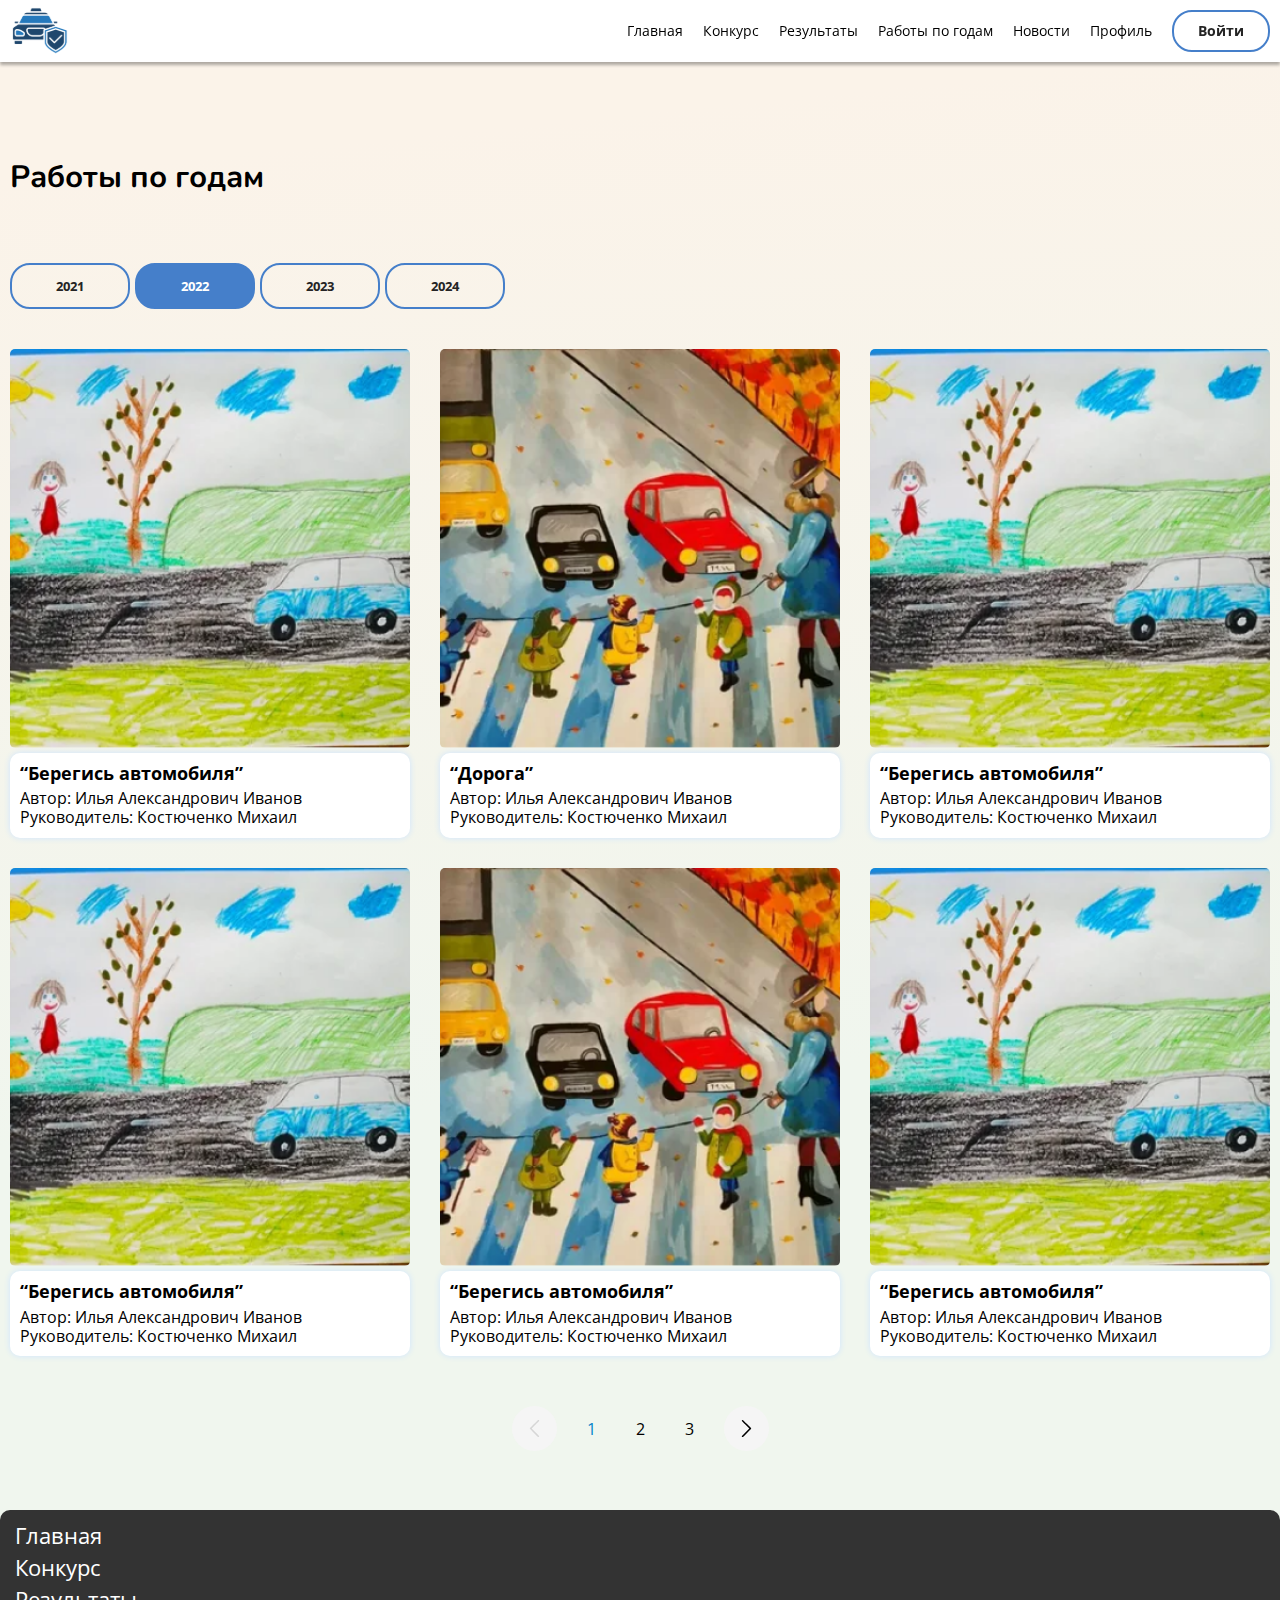
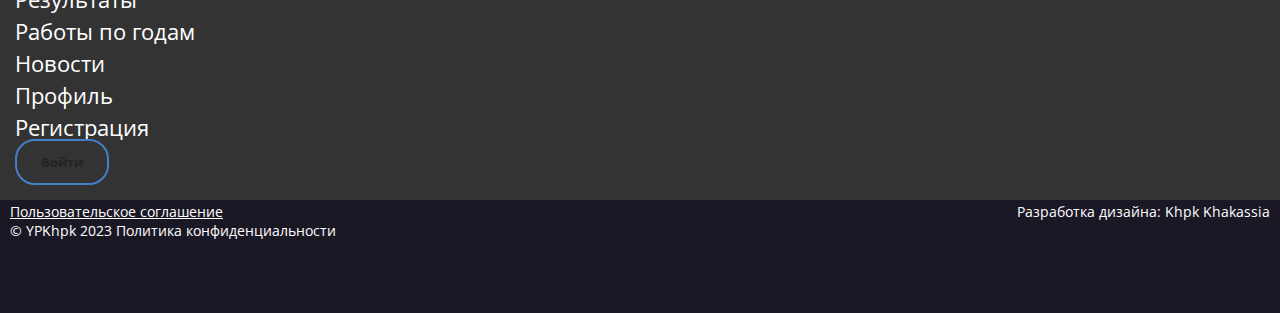
<file: workYears.html>
<!DOCTYPE html>
<html lang="ru">
  <head>
    <meta charset="UTF-8" />
    <meta name="viewport" content="width=device-width, initial-scale=1.0" />
    <link rel="stylesheet" href="css/style.css" />
    <link rel="stylesheet" href="css/null.css" />
    <link rel="stylesheet" href="css/workYears.css">
    <title>Авторизация</title>
  </head>
  <body>
    <div class="wrapper">
      <header class="header">
        <div class="__container header_block">
            <a href="index.html" class="logo"><svg xmlns="http://www.w3.org/2000/svg" xmlns:xlink="http://www.w3.org/1999/xlink" width="60" height="60" viewBox="0 0 60 60" fill="none">
              <rect width="60" height="60" fill="url(#pattern0_3_5)"/>
              <defs>
              <pattern id="pattern0_3_5" patternContentUnits="objectBoundingBox" width="1" height="1">
              <use xlink:href="#image0_3_5" transform="scale(0.00195312)"/>
              </pattern>
                <image id="image0_3_5" width="512" height="512" xlink:href="[data-uri]"/>
              </defs>
              </svg></a>
          <div class="menu">
            <nav class="menu">
              <a href="index.html">Главная</a>
              <a href="concurs.html">Конкурс</a>
              <a href="results.html">Результаты</a>
              <a href="workYears.html">Работы по годам</a>
              <a href="news.html">Новости</a>
              <a href="profile.html">Профиль</a>
            </nav>
            <a href="auth.html" class="btn btn_white">Войти</a>
          </div>

          <!-- бургер -->
          <div class="burger_block">
            <svg onclick="toggleMenu()" class="ham hamRotate ham8 header_top_burger" viewBox="0 0 100 100" width="50">
              <path class="line top"
                d="m 30,33 h 40 c 3.722839,0 7.5,3.126468 7.5,8.578427 0,5.451959 -2.727029,8.421573 -7.5,8.421573 h -20" />
              <path class="line middle" d="m 30,50 h 40" />
              <path class="line bottom"
                d="m 70,67 h -40 c 0,0 -7.5,-0.802118 -7.5,-8.365747 0,-7.563629 7.5,-8.634253 7.5,-8.634253 h 20" />
            </svg>
          </div>
          <div id="header_top_burger_menu" class="header_top_burger_menu">
            <div class="burger_menu">
              <nav class="header_bottom_menu">
                <a href="auth.html">Главная</a>
                <a href="concurs.html">Конкурс</a>
                <a href="results.html">Результаты</a>
                <a href="workYears.html">Работы по годам</a>
                <a href="news.html">Новости</a>
                <a href="profile.html">Профиль</a>
                <a href="register.html">Регистрация</a>
              </nav>
              <button class="btn btn_white">Войти</button>
            </div>
          </div>
          </div>
      </header>

      <main>
        <section class="gradient_fon">
          <div class="__container">
            <h2 class="title_section">Работы по годам</h2>
            
            <div class="years_block__btns">
              <button class="btn btn_white year_btn">2021</button>
              <button class="btn btn_white year_btn year_btn__active">2022</button>
              <button class="btn btn_white year_btn">2023</button>
              <button class="btn btn_white year_btn">2024</button>

            </div>

            <div class="works_section">
              <div class="work_block">
                <div class="work_block__img">
                  <img src="img/works/Rectangle 37 (1).png" class="img" alt="Работа 1">
                </div>
                <div class="work_block_text">
                  <p class="bold_p">“Берегись автомобиля”</p>
                  <p class="p_16">Автор: Илья Александрович Иванов</p>
                  <p class="p_16">Руководитель: Костюченко Михаил</p>
                </div>
              </div>
              <div class="work_block">
                <div class="work_block__img">
                  <img src="img/works/Rectangle 37.png" class="img" alt="Работа 1">
                </div>
                <div class="work_block_text">
                  <p class="bold_p">“Дорога”</p>
                  <p class="p_16">Автор: Илья Александрович Иванов</p>
                  <p class="p_16">Руководитель: Костюченко Михаил</p>
                </div>
              </div>
              <div class="work_block">
                <div class="work_block__img">
                  <img src="img/works/Rectangle 37 (1).png" class="img" alt="Работа 1">
                </div>
                <div class="work_block_text">
                  <p class="bold_p">“Берегись автомобиля”</p>
                  <p class="p_16">Автор: Илья Александрович Иванов</p>
                  <p class="p_16">Руководитель: Костюченко Михаил</p>
                </div>
              </div>
              <div class="work_block">
                <div class="work_block__img">
                  <img src="img/works/Rectangle 37 (1).png" class="img" alt="Работа 1">
                </div>
                <div class="work_block_text">
                  <p class="bold_p">“Берегись автомобиля”</p>
                  <p class="p_16">Автор: Илья Александрович Иванов</p>
                  <p class="p_16">Руководитель: Костюченко Михаил</p>
                </div>
              </div>
              <div class="work_block">
                <div class="work_block__img">
                  <img src="img/works/Rectangle 37.png" class="img" alt="Работа 1">
                </div>
                <div class="work_block_text">
                  <p class="bold_p">“Берегись автомобиля”</p>
                  <p class="p_16">Автор: Илья Александрович Иванов</p>
                  <p class="p_16">Руководитель: Костюченко Михаил</p>
                </div>
              </div>
              <div class="work_block">
                <div class="work_block__img">
                  <img src="img/works/Rectangle 37 (1).png" class="img" alt="Работа 1">
                </div>
                <div class="work_block_text">
                  <p class="bold_p">“Берегись автомобиля”</p>
                  <p class="p_16">Автор: Илья Александрович Иванов</p>
                  <p class="p_16">Руководитель: Костюченко Михаил</p>
                </div>
              </div>
            </div>
            <div class="paginate_section">
              <div class="prev_btn btn_paginate error_paginate_block">
                  <svg xmlns="http://www.w3.org/2000/svg" version="1.0" width="512.000000pt" height="512.000000pt" viewBox="0 0 512.000000 512.000000" preserveAspectRatio="xMidYMid meet">

                      <g transform="translate(0.000000,512.000000) scale(0.100000,-0.100000)" fill="#000000" stroke="none">
                      <path d="M895 3506 c-67 -29 -105 -105 -90 -183 6 -34 100 -131 843 -875 744 -743 841 -837 875 -843 94 -18 39 -66 949 843 909 909 861 855 843 949 -9 49 -69 109 -118 118 -94 18 -46 59 -875 -768 l-762 -762 -758 757 c-424 424 -769 762 -785 768 -38 14 -85 12 -122 -4z"/>
                      </g>
                      </svg>
              </div>
              <a href="" class="active_paginate_section">1</a>
              <a href="" class="">2</a>
              <a href="">3</a>
              <div class="next_btn btn_paginate">
                  <svg xmlns="http://www.w3.org/2000/svg" version="1.0" width="512.000000pt" height="512.000000pt" viewBox="0 0 512.000000 512.000000" preserveAspectRatio="xMidYMid meet">
                      <g transform="translate(0.000000,512.000000) scale(0.100000,-0.100000)" fill="#000000" stroke="none">
                      <path d="M895 3506 c-67 -29 -105 -105 -90 -183 6 -34 100 -131 843 -875 744 -743 841 -837 875 -843 94 -18 39 -66 949 843 909 909 861 855 843 949 -9 49 -69 109 -118 118 -94 18 -46 59 -875 -768 l-762 -762 -758 757 c-424 424 -769 762 -785 768 -38 14 -85 12 -122 -4z"/>
                      </g>
                      </svg>
              </div>
            </div>
          </div>
        </section>
      </main>

      <footer class="footer">
        <div class="__container">
          <div class="footer_blocks">
              <div class="footer_block_line">
                <div class="footer_block_top_left">
                  <h3>Мы всегда на связи</h3>
                  <div class="footer_block_top_left__imgs">
                    <button>
                      <svg xmlns="http://www.w3.org/2000/svg" width="37" height="37" viewBox="0 0 37 37" fill="none">
                        <g clip-path="url(#clip0_29_26)">
                        <path d="M18.5 37C28.7173 37 37 28.7173 37 18.5C37 8.28273 28.7173 0 18.5 0C8.28273 0 0 8.28273 0 18.5C0 28.7173 8.28273 37 18.5 37Z" fill="#D9D9D9"/>
                        <path fill-rule="evenodd" clip-rule="evenodd" d="M29.2768 12.8508C29.4538 12.3362 29.2768 11.962 28.4935 11.962H25.8891C25.2321 11.962 24.9288 12.2896 24.7517 12.64C24.7517 12.64 23.4119 15.633 21.541 17.5733C20.9344 18.1345 20.6564 18.3216 20.3277 18.3216C20.1506 18.3216 19.9228 18.1345 19.9228 17.6204V12.8266C19.9228 12.2188 19.7209 11.9382 19.1644 11.9382H15.0686C14.6637 11.9382 14.4111 12.2188 14.4111 12.4994C14.4111 13.0839 15.3465 13.2244 15.4475 14.861V18.4169C15.4475 19.1884 15.2983 19.3295 14.9671 19.3295C14.0824 19.3295 11.9335 16.3132 10.6445 12.8764C10.3938 12.1956 10.1392 11.9382 9.48175 11.9382H6.85246C6.09406 11.9382 5.96774 12.2654 5.96774 12.6163C5.96774 13.2477 6.85246 16.4273 10.0885 20.6357C12.2373 23.51 15.2963 25.0549 18.0519 25.0549C19.7209 25.0549 19.9228 24.7041 19.9228 24.1196V21.9452C19.9228 21.2439 20.0745 21.1271 20.6057 21.1271C20.9846 21.1271 21.6674 21.3137 23.2096 22.6934C24.9791 24.3299 25.2823 25.0781 26.2686 25.0781H28.8724C29.6309 25.0781 29.9849 24.7273 29.7825 24.0493C29.5552 23.3714 28.6954 22.3895 27.5829 21.2206C26.9762 20.5664 26.0661 19.8414 25.7882 19.4905C25.4092 19.0229 25.5102 18.8359 25.7882 18.4151C25.7627 18.4151 28.9486 14.2532 29.2768 12.8489" fill="#14063B"/>
                        </g>
                        <defs>
                        <clipPath id="clip0_29_26">
                        <rect width="37" height="37" fill="white"/>
                        </clipPath>
                        </defs>
                      </svg>
                    </button>
                    <button>
                      <svg xmlns="http://www.w3.org/2000/svg" width="36" height="36" viewBox="0 0 36 36" fill="none">
                        <g clip-path="url(#clip0_29_29)">
                        <path d="M18 36C27.9411 36 36 27.9411 36 18C36 8.05887 27.9411 0 18 0C8.05887 0 0 8.05887 0 18C0 27.9411 8.05887 36 18 36Z" fill="#D9D9D9"/>
                        <path d="M26.4513 10.6295C26.3485 10.5425 26.2233 10.4847 26.0894 10.4622C25.9557 10.4397 25.818 10.4534 25.6915 10.5019L8.88108 16.9491C8.64285 17.0399 8.44114 17.2041 8.30635 17.417C8.17156 17.6298 8.11098 17.8797 8.13371 18.1293C8.15645 18.3789 8.26128 18.6144 8.43242 18.8004C8.60357 18.9864 8.83176 19.113 9.08265 19.161L13.4383 19.9991V24.7588C13.4374 25.018 13.516 25.2715 13.664 25.4864C13.8118 25.7014 14.0222 25.8679 14.2677 25.9643C14.513 26.0624 14.7826 26.086 15.0416 26.0319C15.3007 25.9778 15.5371 25.8486 15.7202 25.6611L17.8205 23.5264L21.1526 26.3846C21.3929 26.5935 21.703 26.7091 22.0243 26.7097C22.1651 26.7096 22.305 26.6879 22.439 26.6455C22.6579 26.5775 22.8549 26.4544 23.0102 26.2884C23.1655 26.1226 23.2738 25.9197 23.3242 25.7001L26.691 11.3457C26.7212 11.2163 26.7147 11.0812 26.6725 10.955C26.6302 10.8289 26.5538 10.7164 26.4513 10.6295ZM21.3798 13.556L13.9484 18.7716L9.83417 17.9807L21.3798 13.556ZM14.7655 24.7588V20.8991L16.8218 22.6663L14.7655 24.7588ZM22.026 25.4091L15.1677 19.5154L25.0387 12.5822L22.026 25.4091Z" fill="#14063B"/>
                        </g>
                        <defs>
                        <clipPath id="clip0_29_29">
                        <rect width="36" height="36" fill="white"/>
                        </clipPath>
                        </defs>
                    </svg>
                    </button>
                    <button>
                      <svg xmlns="http://www.w3.org/2000/svg" width="36" height="36" viewBox="0 0 36 36" fill="none">
                        <g clip-path="url(#clip0_29_29)">
                        <path d="M18 36C27.9411 36 36 27.9411 36 18C36 8.05887 27.9411 0 18 0C8.05887 0 0 8.05887 0 18C0 27.9411 8.05887 36 18 36Z" fill="#D9D9D9"/>
                        <path d="M26.4513 10.6295C26.3485 10.5425 26.2233 10.4847 26.0894 10.4622C25.9557 10.4397 25.818 10.4534 25.6915 10.5019L8.88108 16.9491C8.64285 17.0399 8.44114 17.2041 8.30635 17.417C8.17156 17.6298 8.11098 17.8797 8.13371 18.1293C8.15645 18.3789 8.26128 18.6144 8.43242 18.8004C8.60357 18.9864 8.83176 19.113 9.08265 19.161L13.4383 19.9991V24.7588C13.4374 25.018 13.516 25.2715 13.664 25.4864C13.8118 25.7014 14.0222 25.8679 14.2677 25.9643C14.513 26.0624 14.7826 26.086 15.0416 26.0319C15.3007 25.9778 15.5371 25.8486 15.7202 25.6611L17.8205 23.5264L21.1526 26.3846C21.3929 26.5935 21.703 26.7091 22.0243 26.7097C22.1651 26.7096 22.305 26.6879 22.439 26.6455C22.6579 26.5775 22.8549 26.4544 23.0102 26.2884C23.1655 26.1226 23.2738 25.9197 23.3242 25.7001L26.691 11.3457C26.7212 11.2163 26.7147 11.0812 26.6725 10.955C26.6302 10.8289 26.5538 10.7164 26.4513 10.6295ZM21.3798 13.556L13.9484 18.7716L9.83417 17.9807L21.3798 13.556ZM14.7655 24.7588V20.8991L16.8218 22.6663L14.7655 24.7588ZM22.026 25.4091L15.1677 19.5154L25.0387 12.5822L22.026 25.4091Z" fill="#14063B"/>
                        </g>
                        <defs>
                        <clipPath id="clip0_29_29">
                        <rect width="36" height="36" fill="white"/>
                        </clipPath>
                        </defs>
                    </svg>
                    </button>
                  </div>
                </div>
                <div>
                  <h3>8 (800) 111-11-11</h3>
                </div>
              </div>
              <nav class="footer_block_medium">
                  <div class="footer_block_medium__column">
                    <a href="">Главная</a>
                    <a href="">Конкурс</a>
                    <a href="">Результаты</a>
                  </div>
                  <div class="footer_block_medium__column">
                    <a href="">Работы по годам</a>
                    <a href="">Новости</a>
                    <a href="">Личный кабинет</a>
                  </div>
              </nav>
              <div class="footer_block_line">
                  <div class="footer_block_gap_5">
                    <a href="" class="little underline">Пользовательское соглашение</a>
                    <p class="little">© YPKhpk 2023 Политика конфиденциальности</p>
                  </div>
                  <div>
                    <p class="little">Разработка дизайна: <a href="">Khpk Khakassia</a></p>
                  </div>
              </div>
          </div>
        </div>
      </footer>
    </div>

    <script src="js/burger.js"></script>
  </body>
</html>
</file>
<file: css/style.css>
.gradient_fon {
  background: linear-gradient( 174.2deg,  rgb(251, 243, 233) 7.1%, rgba(240,246,238,1) 67.4% );
    background-position: center;
    background-repeat: no-repeat;
    background-size: cover;
    height: 100%;
    padding-bottom: 100px;
    padding-top: 100px;
}

/* header */
.header {
  z-index: 100;
  background: white;
  box-shadow: 0 3px 3px rgba(0, 0, 0, 0.308);
  position: fixed;
  width: 100%;
}

.logo svg {
  width: 60px;
  height: 60px;
}

.menu {
  display: flex;
  gap: 20px;
  align-items: center;
}

.header_block {
  display: flex;
  justify-content: space-between;
  gap: 20px;
  align-items: center;
}


/* Burger_line */
.ham {
  cursor: pointer;
  -webkit-tap-highlight-color: transparent;
  transition: transform 400ms;
  -moz-user-select: none;
  -webkit-user-select: none;
  -ms-user-select: none;
  user-select: none;

  z-index: 1002;
}
.hamRotate.active {
  transform: rotate(45deg);
}
.hamRotate180.active {
  transform: rotate(180deg);
}
.line {
  fill: none;
  transition: stroke-dasharray 400ms, stroke-dashoffset 400ms;
  stroke: #000;
  stroke-width: 3.5;
  stroke-linecap: round;
}
.ham8 .top {
  stroke-dasharray: 40 160;
}
.ham8 .middle {
  stroke-dasharray: 40 142;
  transform-origin: 50%;
  transition: transform 400ms;
}
.ham8 .bottom {
  stroke-dasharray: 40 85;
  transform-origin: 50%;
  transition: transform 400ms, stroke-dashoffset 400ms;
}
.ham8.active .top {
  stroke-dashoffset: -64px;
  stroke: #000;
}
.ham8.active .middle {
  transform: rotate(90deg);
  stroke: #000;
}
.ham8.active .bottom {
  stroke-dashoffset: -64px;
  stroke: #000;
}

.burger_block {
  display: none;
}

/* Burger */

.header_top_burger_menu {
  position: fixed;
  bottom: -100vh;
  right: 0;
  width: 100%;
  background-color: #333;
  transition: all 0.3s ease;
  z-index: 999;
  border-top-left-radius: 10px;
  border-top-right-radius: 10px;
}

.burger_menu {
  padding: 15px;
}

.header_top_burger_menu.open {
    bottom: 0;
}

.header_top_burger_menu .header_bottom_menu {
  display: flex;
  flex-direction: column;
  gap: 10px;
  height: auto;
  align-items: flex-start;
}

.header_top_burger_menu .header_bottom_menu a,
.header_top_burger_menu .header_bottom_menu p,
.header_top_burger_menu .header_bottom_menu .item_menu_icon svg path {
  color: white;
  font-size: calc(20px + 2 * (100vw / 1300));
}

.header_top_burger_menu .header_bottom_menu a:hover {
    color: #457fca ;
}

.header_top_burger_menu .btn_white:hover {
  background: #457fca;
}


/* pop-up */
.blue_text {
  color: #457fca;
}

.popup {
  position: fixed;
  bottom: 20px;
  right: 20px;
  max-width: 940px;
  background-color: white;
  box-shadow: 0 0 10px rgba(0, 0, 0, 0.2);
  border-radius: 10px;
  overflow: hidden;
  display: none;
  z-index: 1000;
}

.popup-content {
  padding: 20px;
  position: relative;
}

.popup-img-container {
  text-align: center;
  margin-bottom: 10px;
  animation: moveUpDown 3s infinite;
}

.popup-img {
  max-width: 100px;
}

.popup-text {
  text-align: center;
  font-size: 16px;
  margin-bottom: 20px;
}

.close-btn {
  position: absolute;
  top: 10px;
  right: 10px;
  font-size: 20px;
  cursor: pointer;
}

@keyframes moveUpDown {
  0%, 100% {
      transform: translateY(0);
  }
  50% {
      transform: translateY(-10px);
  }
}

.flipping-text {
  display: inline-block;
  transition: transform 1s;
  display: flex;
  justify-content: center;
  text-align: center;
}

.flip {
  transform: rotateX(360deg);
}

/* --- */

/* main */

.btn {
  border-radius: 20px;
  border: 2px solid #457fca;
  cursor: pointer;
  font-weight: bold;
  color: #242424;
}

.btn_white {
  transition: all .2s;
  padding: 12px 24px;
  background: #ffffff00;

}

.btn_white:hover {
  color: white;
  background: #457fca;
}

.slider_section {
  background-image: url(../img/fon.png);
  background-repeat: no-repeat;
  background-size: cover;
  background-position: center;
  height: 700px;
}

.slider_section_block {
  display: flex;
  flex-direction: column;
  position: relative;
  max-width: 800px;
  height: 100%;
}

.slider_section__title {
  margin-bottom: 60px;
  margin-top: 100px;
}

.slider_section__text {
  max-width: 500px;
}

.slider_section__btn {
  position: relative;
  display: flex;
  justify-content: end;
  flex: 1 1 auto;
  align-items: end;
}

.btn_green {
  border: 0px;
  padding: 15px 20px;
  width: 100%;
  background-image: linear-gradient(to right, #457fca 0%, #5691c8 51%, #457fca 100%);
  background-size: 200% auto;
  text-align: center;
  color: white;
  text-transform: uppercase;
  border-radius: 40px;
  transition: all .5s;
}

.btn_green:hover {
  background-position: right center;
  transform: rotateZ(3deg);
  color: white;
}

.slider_section__btn_block {
  text-align: right;
  width: 300px;
}

.slider_section__btn_block_title {
  margin-bottom: 30px;
}

.slider_section__navigation {
  display: flex;
  justify-content: center;
  align-items: end;
  gap: 25px;
  margin-bottom: 30px;
  margin-top: 50px;
}

.slider_section__navigation button {
  cursor: pointer;
  padding: 5px;
  padding: 10px;
  border-radius: 10px;
}

.right_navig {
  transform: rotateY(180deg);
}

.title_section {
  margin-bottom: 70px;
}

.actual_blocks {
  display: grid;
  grid-template-columns: repeat(auto-fit, minmax(300px, 1fr));
  gap: 40px;
  justify-content: space-between
}

.actual_block {
  position: relative;
  display: flex;
  flex-direction: column;
  gap: 10px;
  background: radial-gradient(circle, rgba(255,255,255,1) 0%, rgba(206,228,254,1) 100%);
  border-radius: 20px;
  margin-top: 90px;
  padding: 20px;
}

.actual_block__link {
  text-decoration: underline;
  margin-top: 20px;
  display: flex;
  justify-content: end;
}

.actual_block__img {
  position: relative;
  top: -90px;
  margin: 0 auto;
  margin-bottom: -90px;
  text-align: center;
  max-width: 250px;
}

.actual_block__img img {
  border-radius: 10px;
}

.actual_block_btn {
  margin-top: 50px;
  display: flex;
  justify-content: center;
}

.actual_block_btn button{
  max-width: 200px;
}

/* Paginate */

.paginate_section {
  margin-top: 50px;
  display: flex;
  gap: 20px;
  justify-content: center;
  align-items: center;
}

.paginate_section a {
  padding: 5px 10px;
  line-height: auto;
  font-size: 16px;
}

.active_paginate_section{
  color: #0082cb;
}

.paginate_block {
  background: #ffffff00;
  padding: 5px;
}

.btn_paginate {
  border-radius: 50%;
  width: 45px;
  height: 45px;
  display: flex;
  justify-content: center;
  align-items: center;
  background: #F5F5F5;
  cursor: pointer;
}

.error_paginate_block  {
  fill: #d6d6d6;
  pointer-events: none;
}

.error_paginate_block svg g {
  fill: #d6d6d6;
}

.btn_paginate svg {
  height: 25px;
  width: 25px;
}

.btn_paginate svg g {
  transition: all, .2s;
}

.btn_paginate svg:hover g {
  fill: #0082cb;
  transition: all, .2s;
}

.prev_btn {
  rotate: 90deg;
}

.next_btn {
  rotate: -90deg;
}

/* конкурс */

.concurs_blocks {
  display: grid;
  grid-template-columns: repeat(auto-fit, minmax(250px, 1fr));
  gap: 20px;
  justify-content: space-between
}
.concurs_block__one {
  background: linear-gradient(to bottom, #FFEBD9, #fff);
}

.concurs_block__one__title {
  position: relative;
  z-index: 2;
}

.concurs_block__two {
  background: linear-gradient(to bottom, #DEEFDE, #ECF3EC);
}

.concurs_block {
  border-radius: 20px;
  padding: 30px;
  min-height: 320px;
  position: relative;
}

.concurs_block h4 {
  z-index: 12;
}

.concurs_block__img{
  position: absolute;
  bottom: 10px;
  right: 20px;
  z-index: 0;
}

.concurs_block__three {
  background: linear-gradient(to bottom, #E9E9E9, #F4F4F4);
}

.concurs_block__three h4 {
  z-index: 1;
}

.concurs_block__four {
  background: linear-gradient(to bottom, #FFEBD9, #FFFAF4);
}

.position_right_btn {
  justify-content: end;
}

/* answer_blocks */

.accordion {
  display: flex;
  flex-direction: column;
  gap: 10px;
}

.accordion_btn {
  position: relative;
  width: 100%;
  text-align: left;
  outline: none;
  transition: all .5s;
  cursor: pointer;
  border: 1px solid #DCDCDC;
  background: #f5f5f5;
  padding: 15px;
  border-radius: 10px;
}

.accordion_item__title {
  max-width: 90%;
}

.accordion_btn__active {
  background: #ffffffc4;
  color: #0082cb;
  box-shadow: 3px 3px 5px #dadada;
  margin-bottom: 10px;
}

.accordion_content {
  position: relative;
  max-height: 0;
  padding: 0px;
  background: #ffffffc4;
  border: 1px solid #d3d3d300;
  border-radius: 10px;
padding: 0 15px;
  overflow: hidden;
  transition: all 0.4s;
}

.accordion_content__text {
  line-height: 1.2;
}

.accordion_content__active {
  padding: 15px;
  border: 1px solid #d3d3d3;
  margin-left: 15px;
}

/* минус/плюс */
.plus {
  position: absolute;
  top: calc(50% - 10px);
  right: 15px;
  width: 20px;
  height: 20px;
  border-radius: 10px;
}

.plus rect {
  transition: all 0.3s;
  transform: rotate(0);
}

.active .vertical-line {
  transform: rotate3d(1, 1, 0, 90deg)
}

/* footer */

.footer {
  background: rgb(27, 24, 37);
  padding: 75px 0;
  color: white;
}

.footer a {
  color: white;
}

.footer_block_medium a {
  font-size: calc(16px + 2 * (100vw / 1300));
}

.footer_blocks {
  display: flex;
  flex-direction: column;
  gap: 40px;
}

.footer_block_line {
  display: flex;
  gap: 30px;
  justify-content: space-between;
}

.footer_block_gap_5 {
  display: flex;
  flex-direction: column;
  gap: 5px;
}

.footer_block_top_left {
  display: flex;
  gap: 20px;
  align-items: center;
}

.footer_block_top_left__imgs {
  display: flex;
  gap: 10px;
}

.footer_block_top_left__imgs button {
  background: rgba(255, 255, 255, 0);
}

.footer_block_medium {
  max-width: 350px;
  display: flex;
  gap: 30px;
  justify-content: space-between;
}

.footer_block_medium__column {
  display: flex;
  flex-direction: column;
  gap: 2px;
}

.underline {
  text-decoration: underline;
}



@media (max-width: 1000px) {
  .actual_blocks {
    gap: 20px;
  }
}

@media (max-width: 760px) {
  .menu {
    display: none;
  }

  .burger_block {
    display: block;
  }

  .slider_section__title {
    margin-bottom: 20px;
  } 
  .footer_blocks {
    align-items: center;
    text-align: center;
  }
  .footer_block_line {
    flex-direction: column;
  }
  .accordion_btn__active,
  .accordion_content__active {
      margin-left: 0;
  }

  .header_top_burger_menu .btn_white {
    margin-top: 20px;
    background: white;
    width: 100%;
  }
  
.popup {
  left: 20px;
  max-width: auto;
}
}
</file>
<file: css/null.css>
@import url('https://fonts.googleapis.com/css2?family=Nunito:ital,wght@0,200..1000;1,200..1000&family=Open+Sans:ital,wght@0,300..800;1,300..800&display=swap');
* {
  padding: 0;
  margin: 0;
  border: 0;
}

p {
  font-size: calc(14px + 4 * (100vw / 1300));
  font-family: "Open Sans", serif;
}


:focus,
:active {
  outline: none;
}

a:focus,
a:active {
  outline: none;
}

nav,
footer,
header,
aside {
  display: block;
}

.p_16, label {
  font-size: calc(14px + 2 * (100vw / 1300));
  font-family: "Open Sans", serif;
}

.little {
  font-size: calc(12px + 2 * (100vw / 1300));
}

.bold_p {
  font-weight: bold;
}

.wrapper {
  position: relative;
  display: flex;
  flex-direction: column;
  overflow: hidden;
  min-height: 100%;
}

.__container {
  max-width: 1300px;
  margin: 0 auto;
  padding: 0 10px;
}

.img {
  position: relative;
  width: 100%;
  height: 100%;
  top: 0;
  left: 0;
  object-fit: cover;
}

a {
  color: black;
  text-decoration: none;
  transition: all 0.3s;
  font-family: "Open Sans", serif;
}

a:hover {
  color: #0082cb;
}

main {
  min-height: 100%;
  flex: 1 1 auto;
  padding-top: 62px;
} 

.main_blocks {
  display: flex;
  flex-direction: column;
  gap: 100px;
  margin-bottom: 100px;
  margin-top: 100px;
}

button {
  cursor: pointer;
  font-family: "Open Sans", serif;
}

ul li {
  list-style: none;
  font-family: "Open Sans", serif;
}

html,
body {
  height: 100%;
  width: 100%;
  font-size: 100%;
  line-height: 1;
  font-size: 14px;
  -ms-text-size-adjust: 100%;
  -moz-text-size-adjust: 100%;
  -webkit-text-size-adjust: 100%;
}

.red {
  color: red;
}

h1 {
  font-size: calc(30px + 20 * (100vw / 1300));
  font-family: "Nunito", sans-serif;
}

h2 {
  font-size: calc(25px + 6 * (100vw / 1300));
  font-family: "Nunito", sans-serif;
}

h3 {
  font-size: calc(20px + 2 * (100vw / 1300));
  font-family: "Nunito", sans-serif;
}

h4 {
  font-size: calc(18px + 2 * (100vw / 1300));
  font-family: "Nunito", sans-serif;
}

.none {
  display: none;
}

table {
  font-size: calc(14px + 4 * (100vw / 1300));
  font-family: "Nunito", sans-serif;
  border-collapse: collapse;
}

table thead th {
  padding: 15px;
  border-left: 1px solid #909090;
	border-right: 1px solid #909090;
  background: #cbcbcba0;
}

table thead th:first-child {
  border-left: 0px solid #909090;
}

table thead th:last-child {
  border-right: 0px solid #909090;
}

table tbody td {
  padding: 15px;
  border-left: 1px solid #909090;
	border-right: 1px solid #909090;
  border-top: 1px solid #909090;
	border-bottom: 1px solid #909090;
}

table tbody td:first-child{
  border-left: 0px solid #909090;
}

table tbody td:last-child{
  border-right: 0px solid #909090;
}
</file>
<file: css/form.css>
.auth_block {
    display: flex;
    justify-content: center;
}
.auth_section {
    max-width: 500px;
    display: flex;
    flex-direction: column;
    align-items: center;
    gap: 10px;
}

.auth_block__logo svg {
    width: 100px;
    height: 100px;
}

.auth_block__title {
    text-align: center;
    margin-bottom: 10px;
}

.fogot_block {
    display: flex;
    justify-content: end;
}

.form_btns_block {
    display: flex;
    gap: 10px;
    flex-wrap: wrap;
    justify-content: center;
}

.auth_block__form {
    display: flex;
    flex-direction: column;
    gap: 20px;
    padding: 20px;
    background: white;
    width: 100%;
    border-radius: 10px;
    padding-top: 40px;
    padding-bottom: 40px;
    box-sizing: border-box;
}

.form_pole label{
    font-weight: bold;
}

.form_pole {
    display: flex;
    flex-direction: column;
    gap: 10px;
    width: 100%;
}

.btn_form {
    padding: 15px 15px;
    background: rgb(237, 237, 237);
    border: 1px solid #a6a6a6;
    border-radius: 10px;
    font-size: 16px;
}

.form_form {
    background-image: url('../img/fon.png');
    background-position: center;
    background-repeat: no-repeat;
    background-size: cover;
    height: 100%;
    margin-bottom: 0;
    padding-bottom: 100px;
    padding-top: 100px;
    /* box-shadow: 0px 30px 30px #dfecf8; */
        /* cbd7dc  F2F1F0*/
}

/* Регистрация */

.reg_form {
    gap: 30px;
}

.max-width_btn{
    max-width: 400px;
}

.poles {
    width: 100%;
    display: flex;
    gap: 20px;
}

.messages {
    display: flex;
    gap: 10px;
    justify-content: space-between;
}

.error {
    color: red;
}

@media (max-width: 760px) {
    .poles {
        flex-wrap: wrap;
    }
}
</file>
<file: css/concurs.css>
.gramots_block {
    display: flex;
    gap: 20px;
    justify-content: center;
}

.info_title_blocks {
    display: flex;
    gap: 20px;
    justify-content: space-around;
    padding-bottom: 30px;
    border-bottom: 2px solid #909090;
}

.info_title {
    cursor: pointer;
}

.info_title_blocks__active {
    color: #0082cb;
}
/* content */
.info_content_block {
    margin-top: 30px;
    line-height: normal;
}

/* files */
.info_download_files {
    display: flex;
    flex-wrap: wrap;
    gap: 50px;
    justify-content: center;
}

.info_download_file {
    padding: 30px;
    width: 300px;
    border: 1px solid #909090;
    border-radius: 10px;
    background: white;

    display: flex;
    flex-direction: column;
    gap: 20px;
    align-items: center;
    transition: all, .3s;
}

.info_download_file svg {
    width: 50px;
}

.info_download_file:hover {
    background: #e0e0e0;
}

.accordion_info_section {
    display: none;
}

@media (max-width: 760px) {
    .info_download_files {
      gap: 20px;
    }

    .info_section {
        display: none;
    }

    .accordion_info_section {
        display: block;
    }
    
}
</file>
<file: css/new_block.css>
.blocks_news {
    display: flex;
    flex-direction: column;
    gap: 70px;
}

.blocks_news__img {
    max-width: 900px;
    margin: 0 auto;
}

.blocks_news_texts {
    display: flex;
    flex-direction: column;
    gap: 30px;
}
</file>
<file: css/profile.css>
.discipline_section {
    display: grid;
    gap: 30px;
    grid-template-columns: repeat(auto-fit, minmax(300px, 1fr) );
}

.discipline_block {
    background: linear-gradient(to bottom, #E9E9E9, #F4F4F4);
    padding: 20px;
    border-radius: 20px;
    display: flex;
    flex-direction: column;
    gap: 20px;
}

.discipline_block__logo {
    width: 50px;
}

.discipline_block__title {
    flex: 1 1 auto;
}

.discipline_block__bottom {
    text-align: end;
    margin-top: 30px;
}

.result_concurs {
    font-size: calc(30px + 10 * (100vw / 1300));
    font-weight: bold;
}
</file>
<file: css/result.css>
.table_result {
    width: 100%;
    border: none;
    display: block;
    overflow-x: auto;
}

.result_title th {
    min-width: 60px;
}

.result_title th:first-child {
    width: 50%;
    min-width: 300px;
}
</file>
<file: css/workYears.css>
.years_block__btns {
    display: grid;
    gap: 5px;
    grid-template-columns: repeat(auto-fit, minmax(100px, 120px));
    margin-bottom: 40px;
}

.year_btn__active {
    background: #457fca;
    color: white;
}

.works_section {
    display: grid;
    gap: 30px;
    grid-template-columns: repeat(auto-fit, minmax(350px, 1fr));
}

.work_block {
    display: flex;
    flex-direction: column;
    gap: 5px;
}

.work_block__img img {
    border-radius: 5px;
}
.work_block_text {
    line-height: 1.2;
    padding: 10px 10px;
    flex: 1 1 auto;
    background: white;
    box-shadow: 0px 0px 6px rgba(206,228,254,1);
    border-radius: 10px;
}

.work_block_text p:first-child {
    margin-bottom: 5px;
}


@media (max-width: 760px) {
    .years_block__btns {
        grid-template-columns: repeat(auto-fit, minmax(80px, 1fr));
    }
}
</file>
